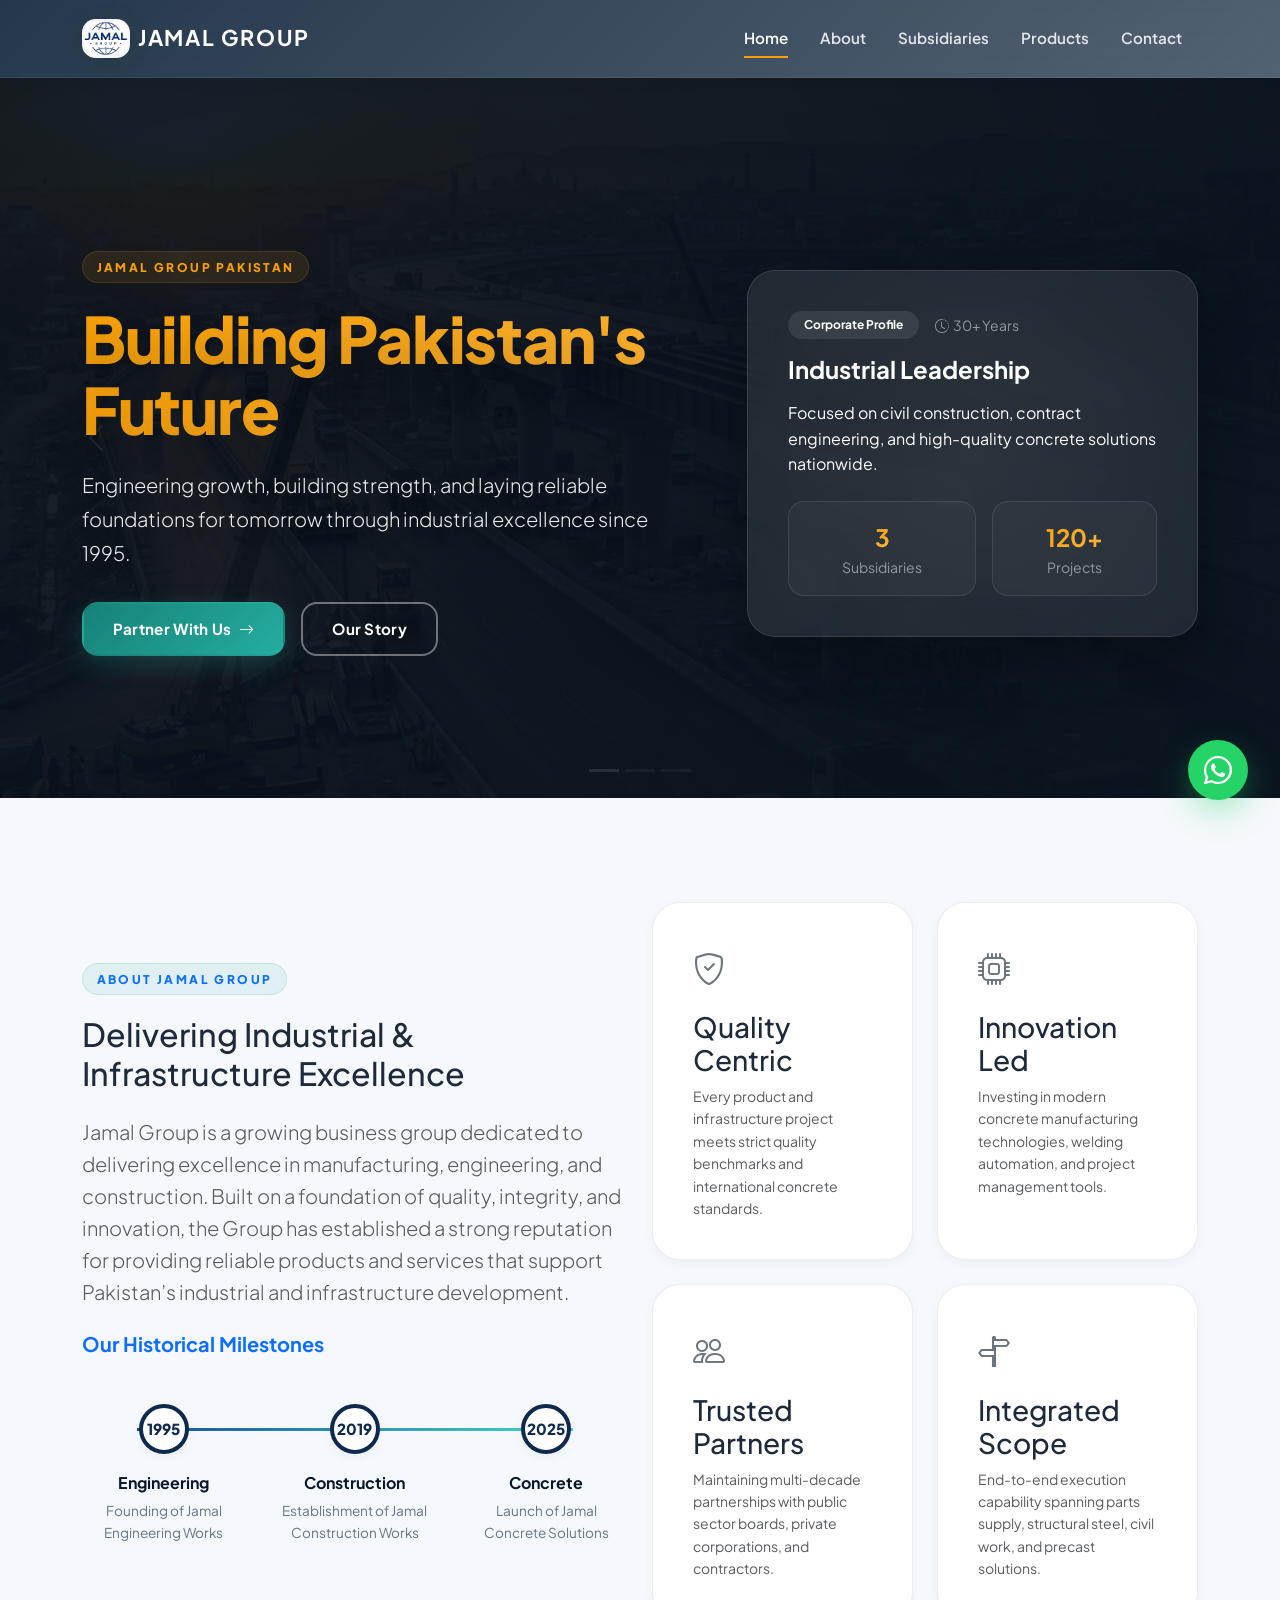
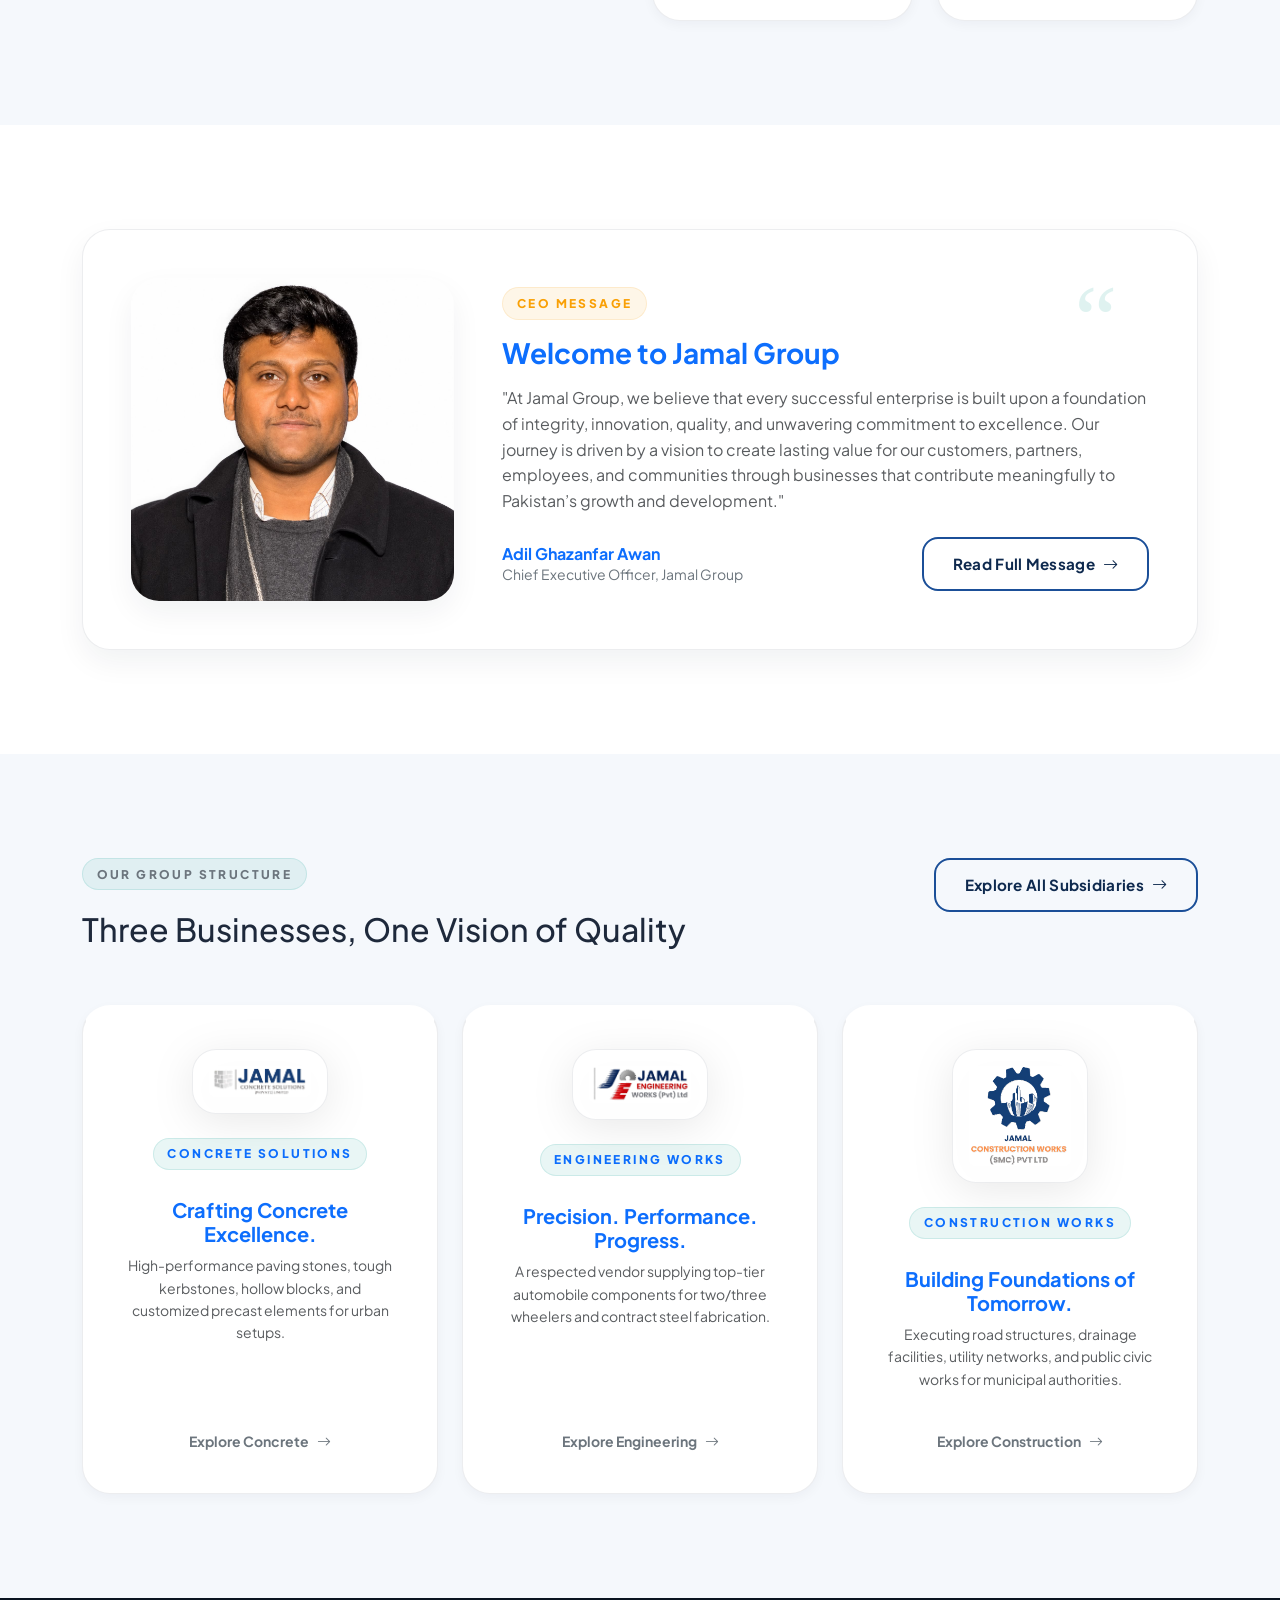
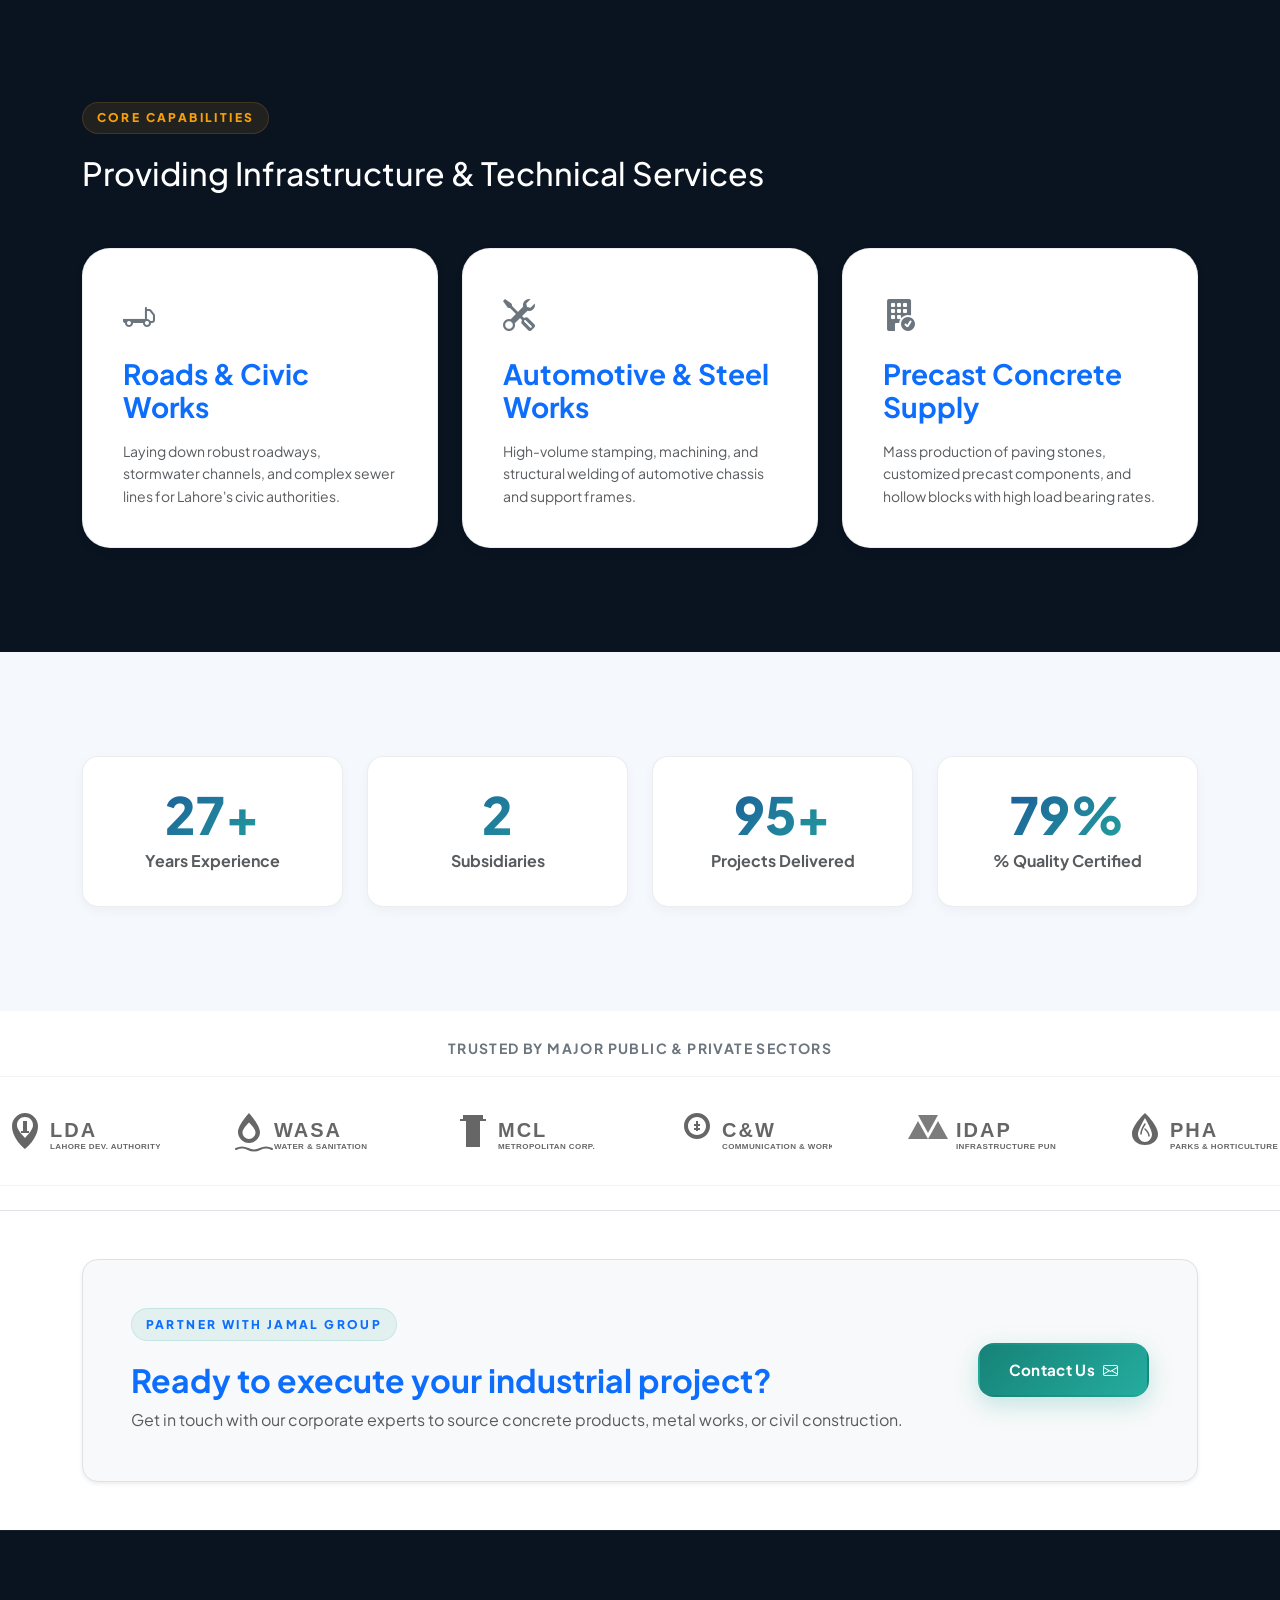
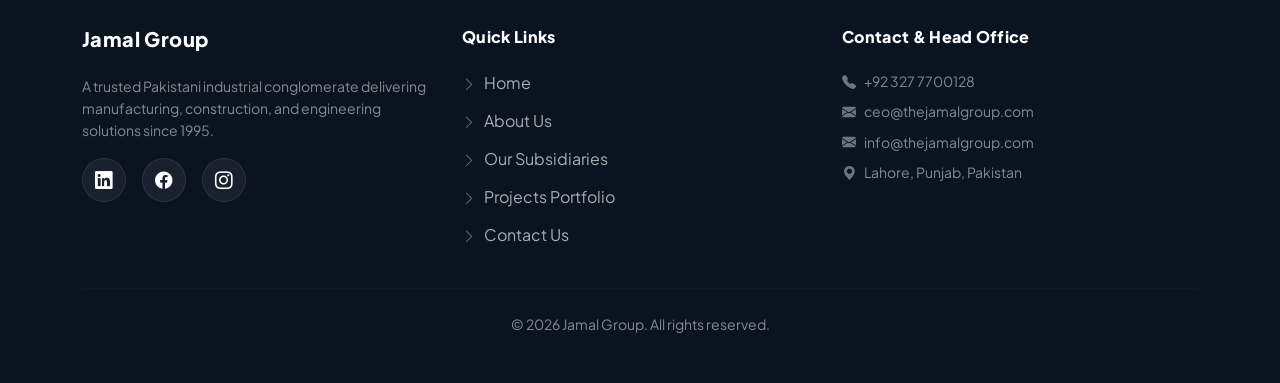
<file: index.html>
<!DOCTYPE html>
<html lang="en">
<head>
  <meta charset="UTF-8" />
  <meta name="viewport" content="width=device-width, initial-scale=1.0" />
  <title>Jamal Group | Building Pakistan's Future</title>
  <link rel="icon" href="assets/main_logo_whitebg.png" type="image/x-icon" />
  <meta name="description" content="Jamal Group is a diversified industrial group in Pakistan delivering construction, engineering, and concrete manufacturing excellence." />
  <link rel="preconnect" href="https://fonts.googleapis.com" />
  <link rel="preconnect" href="https://fonts.gstatic.com" crossorigin />
  <link rel="stylesheet" href="https://cdn.jsdelivr.net/npm/bootstrap@5.3.3/dist/css/bootstrap.min.css" />
  <link rel="stylesheet" href="https://cdn.jsdelivr.net/npm/bootstrap-icons@1.10.5/font/bootstrap-icons.css" />
  <link rel="stylesheet" href="css/style.css" />
</head>
<body>
  <button class="back-to-top" aria-label="Back to top"><i class="bi bi-arrow-up-short"></i></button>

  <header class="navbar navbar-expand-lg navbar-dark sticky-top nav-main">
    <div class="container">
      <a class="navbar-brand fw-bold d-flex align-items-center gap-2" href="index.html">
        <img src="assets/main_logo_whitebg.png" alt="Jamal Group logo" class="brand-logo" />
        JAMAL GROUP
      </a>
      <button class="navbar-toggler" type="button" data-bs-toggle="collapse" data-bs-target="#navMenu" aria-controls="navMenu" aria-expanded="false" aria-label="Toggle navigation">
        <span class="navbar-toggler-icon"></span>
      </button>
      <div class="collapse navbar-collapse" id="navMenu">
        <ul class="navbar-nav ms-auto align-items-lg-center">
          <li class="nav-item"><a class="nav-link active" href="index.html">Home</a></li>
          <li class="nav-item"><a class="nav-link" href="about.html">About</a></li>
          <li class="nav-item dropdown">
            <a class="nav-link dropdown-hover" href="subsidiaries.html" role="button" data-bs-toggle="dropdown" aria-expanded="false">
              Subsidiaries
            </a>
            <ul class="dropdown-menu">
              <li><a class="dropdown-item" href="subsidiaries.html">All subsidiaries</a></li>
              <li><a class="dropdown-item" href="concrete.html">Jamal Concrete Solutions</a></li>
              <li><a class="dropdown-item" href="engineering.html">Jamal Engineering Works</a></li>
              <li><a class="dropdown-item" href="construction.html">Jamal Construction Works</a></li>
            </ul>
          </li>
          <li class="nav-item"><a class="nav-link" href="products.html">Products</a></li>
          <li class="nav-item"><a class="nav-link" href="contact.html">Contact</a></li>
        </ul>
      </div>
    </div>
  </header>

  <main>
    <!-- Hero Slider Section -->
    <section class="hero overflow-hidden">
      <div id="heroCarousel" class="carousel carousel-fade hero-carousel" data-bs-ride="carousel" data-bs-interval="5000">
        <div class="carousel-indicators">
          <button type="button" data-bs-target="#heroCarousel" data-bs-slide-to="0" class="active" aria-current="true"></button>
          <button type="button" data-bs-target="#heroCarousel" data-bs-slide-to="1"></button>
          <button type="button" data-bs-target="#heroCarousel" data-bs-slide-to="2"></button>
        </div>
        <div class="carousel-inner">
          <div class="carousel-item active" style="background-image: url('assets/hero-slide-1.png');"></div>
          <div class="carousel-item" style="background-image: url('assets/hero-slide-2.png');"></div>
          <div class="carousel-item" style="background-image: url('assets/hero-slide-3.png');"></div>
        </div>
        <button class="carousel-control-prev" type="button" data-bs-target="#heroCarousel" data-bs-slide="prev">
          <span class="carousel-control-prev-icon" aria-hidden="true"></span>
        </button>
        <button class="carousel-control-next" type="button" data-bs-target="#heroCarousel" data-bs-slide="next">
          <span class="carousel-control-next-icon" aria-hidden="true"></span>
        </button>
      </div>
      <div class="hero-overlay"></div>
      <div class="container">
        <div class="row align-items-center gy-5">
          <div class="col-lg-7">
            <span class="eyebrow eyebrow-accent">Jamal Group Pakistan</span>
            <h1 class="text-white text-gradient-accent">Building Pakistan's Future</h1>
            <p class="lead">Engineering growth, building strength, and laying reliable foundations for tomorrow through industrial excellence since 1995.</p>
            <div class="d-flex flex-wrap gap-3 mt-4">
              <a href="contact.html" class="btn btn-primary btn-lg">Partner With Us <i class="bi bi-arrow-right"></i></a>
              <a href="about.html" class="btn btn-outline-light btn-lg">Our Story</a>
            </div>
          </div>
          <div class="col-lg-5">
            <div class="hero-card-glass">
              <div class="d-flex align-items-center gap-3 mb-3">
                <span class="badge bg-secondary bg-opacity-25 text-white py-2 px-3 rounded-pill">Corporate Profile</span>
                <span class="text-white-50 small"><i class="bi bi-clock-history me-1"></i>30+ Years</span>
              </div>
              <h2 class="h4 fw-bold mb-3">Industrial Leadership</h2>
              <p class="text-white-75 mb-4">Focused on civil construction, contract engineering, and high-quality concrete solutions nationwide.</p>
              <div class="d-flex gap-3 flex-wrap">
                <div class="stat-box border border-white border-opacity-10 rounded-4 p-3 text-center flex-grow-1" style="background: rgba(255,255,255,0.03);">
                  <strong class="fs-4 text-gradient-accent">3</strong>
                  <p class="mb-0 small text-white-50">Subsidiaries</p>
                </div>
                <div class="stat-box border border-white border-opacity-10 rounded-4 p-3 text-center flex-grow-1" style="background: rgba(255,255,255,0.03);">
                  <strong class="fs-4 text-gradient-accent">120+</strong>
                  <p class="mb-0 small text-white-50">Projects</p>
                </div>
              </div>
            </div>
          </div>
        </div>
      </div>
    </section>

    <!-- About Overview & Timeline Section -->
    <section class="section section-light" id="about-overview">
      <div class="container">
        <div class="row align-items-center gy-5">
          <div class="col-lg-6 reveal">
            <span class="eyebrow text-primary">About Jamal Group</span>
            <h2 class="mb-4">Delivering Industrial &amp; Infrastructure Excellence</h2>
            <p class="lead text-muted mb-4">Jamal Group is a growing business group dedicated to delivering excellence in manufacturing, engineering, and construction. Built on a foundation of quality, integrity, and innovation, the Group has established a strong reputation for providing reliable products and services that support Pakistan’s industrial and infrastructure development.</p>
            
            <h3 class="h5 fw-bold text-primary mb-3">Our Historical Milestones</h3>
            <!-- Shorter node timeline form -->
            <div class="node-timeline">
              <div class="node-item">
                <div class="node-circle">1995</div>
                <div class="node-title">Engineering</div>
                <div class="node-desc">Founding of Jamal Engineering Works</div>
              </div>
              <div class="node-item">
                <div class="node-circle">2019</div>
                <div class="node-title">Construction</div>
                <div class="node-desc">Establishment of Jamal Construction Works</div>
              </div>
              <div class="node-item">
                <div class="node-circle">2025</div>
                <div class="node-title">Concrete</div>
                <div class="node-desc">Launch of Jamal Concrete Solutions</div>
              </div>
            </div>
          </div>
          
          <div class="col-lg-6 reveal">
            <div class="row g-4">
              <div class="col-md-6">
                <article class="feature-card h-100">
                  <div class="fs-2 text-secondary mb-3"><i class="bi bi-shield-check"></i></div>
                  <h3>Quality Centric</h3>
                  <p class="small text-muted mb-0">Every product and infrastructure project meets strict quality benchmarks and international concrete standards.</p>
                </article>
              </div>
              <div class="col-md-6">
                <article class="feature-card h-100">
                  <div class="fs-2 text-secondary mb-3"><i class="bi bi-cpu"></i></div>
                  <h3>Innovation Led</h3>
                  <p class="small text-muted mb-0">Investing in modern concrete manufacturing technologies, welding automation, and project management tools.</p>
                </article>
              </div>
              <div class="col-md-6">
                <article class="feature-card h-100">
                  <div class="fs-2 text-secondary mb-3"><i class="bi bi-people"></i></div>
                  <h3>Trusted Partners</h3>
                  <p class="small text-muted mb-0">Maintaining multi-decade partnerships with public sector boards, private corporations, and contractors.</p>
                </article>
              </div>
              <div class="col-md-6">
                <article class="feature-card h-100">
                  <div class="fs-2 text-secondary mb-3"><i class="bi bi-signpost-split"></i></div>
                  <h3>Integrated Scope</h3>
                  <p class="small text-muted mb-0">End-to-end execution capability spanning parts supply, structural steel, civil work, and precast solutions.</p>
                </article>
              </div>
            </div>
          </div>
        </div>
      </div>
    </section>

    <!-- Message from the CEO Preview -->
    <section class="section section-white">
      <div class="container">
        <div class="ceo-card-horizontal reveal">
          <div class="ceo-image-wrapper">
            <img src="assets/ceo.jpeg" alt="Adil Ghazanfar Awan" class="ceo-image" />
          </div>
          <div class="position-relative">
            <div class="ceo-quote-mark">“</div>
            <span class="eyebrow eyebrow-accent mb-3">CEO Message</span>
            <h2 class="h3 fw-bold text-primary mb-3">Welcome to Jamal Group</h2>
            <p class="text-muted italic mb-4">"At Jamal Group, we believe that every successful enterprise is built upon a foundation of integrity, innovation, quality, and unwavering commitment to excellence. Our journey is driven by a vision to create lasting value for our customers, partners, employees, and communities through businesses that contribute meaningfully to Pakistan’s growth and development."</p>
            <div class="d-flex align-items-center justify-content-between flex-wrap gap-3">
              <div>
                <h4 class="h6 fw-bold mb-0 text-primary">Adil Ghazanfar Awan</h4>
                <p class="small text-secondary mb-0">Chief Executive Officer, Jamal Group</p>
              </div>
              <a href="about.html#ceo-message" class="btn btn-outline-primary btn-sm">Read Full Message <i class="bi bi-arrow-right"></i></a>
            </div>
          </div>
        </div>
      </div>
    </section>

    <!-- Subsidiaries Section -->
    <section class="section section-light" id="subsidiaries">
      <div class="container">
        <div class="d-flex flex-column flex-md-row align-items-start justify-content-between gap-3 mb-5">
          <div>
            <span class="eyebrow text-secondary">Our Group Structure</span>
            <h2>Three Businesses, One Vision of Quality</h2>
          </div>
          <a href="subsidiaries.html" class="btn btn-outline-primary">Explore All Subsidiaries <i class="bi bi-arrow-right"></i></a>
        </div>
        <div class="row g-4">
          <div class="col-lg-4 reveal">
            <a href="concrete.html" class="card-subsidiary">
              <div class="card-body p-0 d-flex flex-column align-items-center">
                <img src="assets/concrete_logo_whitebg.png" alt="Jamal Concrete Solutions logo" class="company-logo" />
                <span class="eyebrow text-primary">Concrete Solutions</span>
                <h3 class="h5 mt-2 fw-bold text-primary">Crafting Concrete Excellence.</h3>
                <p class="small text-muted">High-performance paving stones, tough kerbstones, hollow blocks, and customized precast elements for urban setups.</p>
              </div>
              <div class="mt-4 text-secondary fw-bold small d-flex align-items-center gap-2">
                Explore Concrete <i class="bi bi-arrow-right"></i>
              </div>
            </a>
          </div>
          <div class="col-lg-4 reveal">
            <a href="engineering.html" class="card-subsidiary">
              <div class="card-body p-0 d-flex flex-column align-items-center">
                <img src="assets/eng_logo_whitebg.png" alt="Jamal Engineering Works logo" class="company-logo" />
                <span class="eyebrow text-primary">Engineering Works</span>
                <h3 class="h5 mt-2 fw-bold text-primary">Precision. Performance. Progress.</h3>
                <p class="small text-muted">A respected vendor supplying top-tier automobile components for two/three wheelers and contract steel fabrication.</p>
              </div>
              <div class="mt-4 text-secondary fw-bold small d-flex align-items-center gap-2">
                Explore Engineering <i class="bi bi-arrow-right"></i>
              </div>
            </a>
          </div>
          <div class="col-lg-4 reveal">
            <a href="construction.html" class="card-subsidiary">
              <div class="card-body p-0 d-flex flex-column align-items-center">
                <img src="assets/const_logo_whitebg.png" alt="Jamal Construction Works logo" class="company-logo" />
                <span class="eyebrow text-primary">Construction Works</span>
                <h3 class="h5 mt-2 fw-bold text-primary">Building Foundations of Tomorrow.</h3>
                <p class="small text-muted">Executing road structures, drainage facilities, utility networks, and public civic works for municipal authorities.</p>
              </div>
              <div class="mt-4 text-secondary fw-bold small d-flex align-items-center gap-2">
                Explore Construction <i class="bi bi-arrow-right"></i>
              </div>
            </a>
          </div>
        </div>
      </div>
    </section>

    <!-- Core Services Highlight -->
    <section class="section section-dark" id="services-overview">
      <div class="container">
        <div class="row align-items-end mb-5">
          <div class="col-lg-8">
            <span class="eyebrow eyebrow-accent">Core Capabilities</span>
            <h2 class="text-white">Providing Infrastructure &amp; Technical Services</h2>
          </div>
        </div>
        <div class="row g-4">
          <div class="col-md-4 reveal">
            <article class="service-card text-dark h-100">
              <i class="bi bi-truck-flatbed text-secondary fs-2 mb-3 d-block"></i>
              <h3 class="fw-bold mb-3 text-primary">Roads &amp; Civic Works</h3>
              <p class="text-muted small mb-0">Laying down robust roadways, stormwater channels, and complex sewer lines for Lahore's civic authorities.</p>
            </article>
          </div>
          <div class="col-md-4 reveal">
            <article class="service-card text-dark h-100">
              <i class="bi bi-tools text-secondary fs-2 mb-3 d-block"></i>
              <h3 class="fw-bold mb-3 text-primary">Automotive &amp; Steel Works</h3>
              <p class="text-muted small mb-0">High-volume stamping, machining, and structural welding of automotive chassis and support frames.</p>
            </article>
          </div>
          <div class="col-md-4 reveal">
            <article class="service-card text-dark h-100">
              <i class="bi bi-building-fill-check text-secondary fs-2 mb-3 d-block"></i>
              <h3 class="fw-bold mb-3 text-primary">Precast Concrete Supply</h3>
              <p class="text-muted small mb-0">Mass production of paving stones, customized precast components, and hollow blocks with high load bearing rates.</p>
            </article>
          </div>
        </div>
      </div>
    </section>

    <!-- Animated Counter Section -->
    <section class="section section-light">
      <div class="container">
        <div class="row g-4 text-center">
          <div class="col-md-3 col-6">
            <div class="counter-box reveal">
              <div class="counter-value" data-counter="35">0</div>
              <p class="mt-2 mb-0 text-muted fw-bold">Years Experience</p>
            </div>
          </div>
          <div class="col-md-3 col-6">
            <div class="counter-box reveal">
              <div class="counter-value" data-counter="3">0</div>
              <p class="mt-2 mb-0 text-muted fw-bold">Subsidiaries</p>
            </div>
          </div>
          <div class="col-md-3 col-6">
            <div class="counter-box reveal">
              <div class="counter-value" data-counter="120">0</div>
              <p class="mt-2 mb-0 text-muted fw-bold">Projects Delivered</p>
            </div>
          </div>
          <div class="col-md-3 col-6">
            <div class="counter-box reveal">
              <div class="counter-value" data-counter="100">0</div>
              <p class="mt-2 mb-0 text-muted fw-bold">% Quality Certified</p>
            </div>
          </div>
        </div>
      </div>
    </section>


    <!-- Client Logo Carousel -->
    <section class="py-4 bg-white border-bottom">
      <div class="container-fluid px-0">
        <div class="text-center mb-3">
          <span class="small fw-bold text-uppercase text-secondary tracking-wider" style="letter-spacing: 0.1em;">Trusted by Major Public &amp; Private Sectors</span>
        </div>
        <div class="logo-marquee-wrap">
          <div class="logo-marquee">
            <div class="logo-item"><img src="assets/lda_logo.svg" alt="LDA Logo" /></div>
            <div class="logo-item"><img src="assets/wasa_logo.svg" alt="WASA Logo" /></div>
            <div class="logo-item"><img src="assets/mcl_logo.svg" alt="MCL Logo" /></div>
            <div class="logo-item"><img src="assets/cw_logo.svg" alt="C&amp;W Logo" /></div>
            <div class="logo-item"><img src="assets/idap_logo.svg" alt="IDAP Logo" /></div>
            <div class="logo-item"><img src="assets/pha_logo.svg" alt="PHA Logo" /></div>
            <!-- Duplicate for infinite scroll -->
            <div class="logo-item"><img src="assets/lda_logo.svg" alt="LDA Logo" /></div>
            <div class="logo-item"><img src="assets/wasa_logo.svg" alt="WASA Logo" /></div>
            <div class="logo-item"><img src="assets/mcl_logo.svg" alt="MCL Logo" /></div>
            <div class="logo-item"><img src="assets/cw_logo.svg" alt="C&amp;W Logo" /></div>
            <div class="logo-item"><img src="assets/idap_logo.svg" alt="IDAP Logo" /></div>
            <div class="logo-item"><img src="assets/pha_logo.svg" alt="PHA Logo" /></div>
          </div>
        </div>
      </div>
    </section>

    <!-- Footer CTA Section -->
    <section class="section section-white py-5">
      <div class="container">
        <div class="d-flex flex-column flex-md-row align-items-center justify-content-between gap-4 p-5 bg-light border rounded-4 shadow-sm reveal">
          <div>
            <span class="eyebrow text-primary">Partner With Jamal Group</span>
            <h2 class="mb-2 fw-bold text-primary">Ready to execute your industrial project?</h2>
            <p class="mb-0 text-muted">Get in touch with our corporate experts to source concrete products, metal works, or civil construction.</p>
          </div>
          <a href="contact.html" class="btn btn-primary btn-lg">Contact Us <i class="bi bi-envelope"></i></a>
        </div>
      </div>
    </section>
  </main>

  <footer class="site-footer">
    <div class="container">
      <div class="row gy-4">
        <div class="col-lg-4">
          <h3 class="h5">Jamal Group</h3>
          <p class="text-white-50 small mb-3">A trusted Pakistani industrial conglomerate delivering manufacturing, construction, and engineering solutions since 1995.</p>
          <div class="social-icons">
            <a href="#" aria-label="LinkedIn"><i class="bi bi-linkedin"></i></a>
            <a href="#" aria-label="Facebook"><i class="bi bi-facebook"></i></a>
            <a href="#" aria-label="Instagram"><i class="bi bi-instagram"></i></a>
          </div>
        </div>
        <div class="col-lg-4 col-md-6">
          <h4 class="h6">Quick Links</h4>
          <ul class="list-unstyled footer-links">
            <li><a href="index.html"><i class="bi bi-chevron-right text-secondary small"></i> Home</a></li>
            <li><a href="about.html"><i class="bi bi-chevron-right text-secondary small"></i> About Us</a></li>
            <li><a href="subsidiaries.html"><i class="bi bi-chevron-right text-secondary small"></i> Our Subsidiaries</a></li>
            <li><a href="projects.html"><i class="bi bi-chevron-right text-secondary small"></i> Projects Portfolio</a></li>
            <li><a href="contact.html"><i class="bi bi-chevron-right text-secondary small"></i> Contact Us</a></li>
          </ul>
        </div>
        <div class="col-lg-4 col-md-6">
          <h4 class="h6">Contact &amp; Head Office</h4>
          <p class="mb-2 text-white-50 small"><i class="bi bi-telephone-fill text-secondary me-2"></i>+92 327 7700128</p>
          <p class="mb-2 text-white-50 small"><i class="bi bi-envelope-fill text-secondary me-2"></i>ceo@thejamalgroup.com</p>
          <p class="mb-2 text-white-50 small"><i class="bi bi-envelope-fill text-secondary me-2"></i>info@thejamalgroup.com</p>
          <p class="mb-0 text-white-50 small"><i class="bi bi-geo-alt-fill text-secondary me-2"></i>Lahore, Punjab, Pakistan</p>
        </div>
      </div>
      <hr class="border-secondary border-opacity-25 my-4" />
      <div class="text-center text-white-50 small">
        © 2026 Jamal Group. All rights reserved.
      </div>
    </div>
  </footer>

  <a href="https://wa.me/923277700128?text=Hello%20Jamal%20Group%2C%20I%20would%20like%20to%20chat%20about%20your%20services." class="whatsapp-chat" target="_blank" rel="noopener noreferrer" aria-label="Chat on WhatsApp">
    <i class="bi bi-whatsapp fs-3"></i>
  </a>
  <script src="https://cdn.jsdelivr.net/npm/bootstrap@5.3.3/dist/js/bootstrap.bundle.min.js"></script>
  <script src="js/main.js"></script>
</body>
</html>
</file>
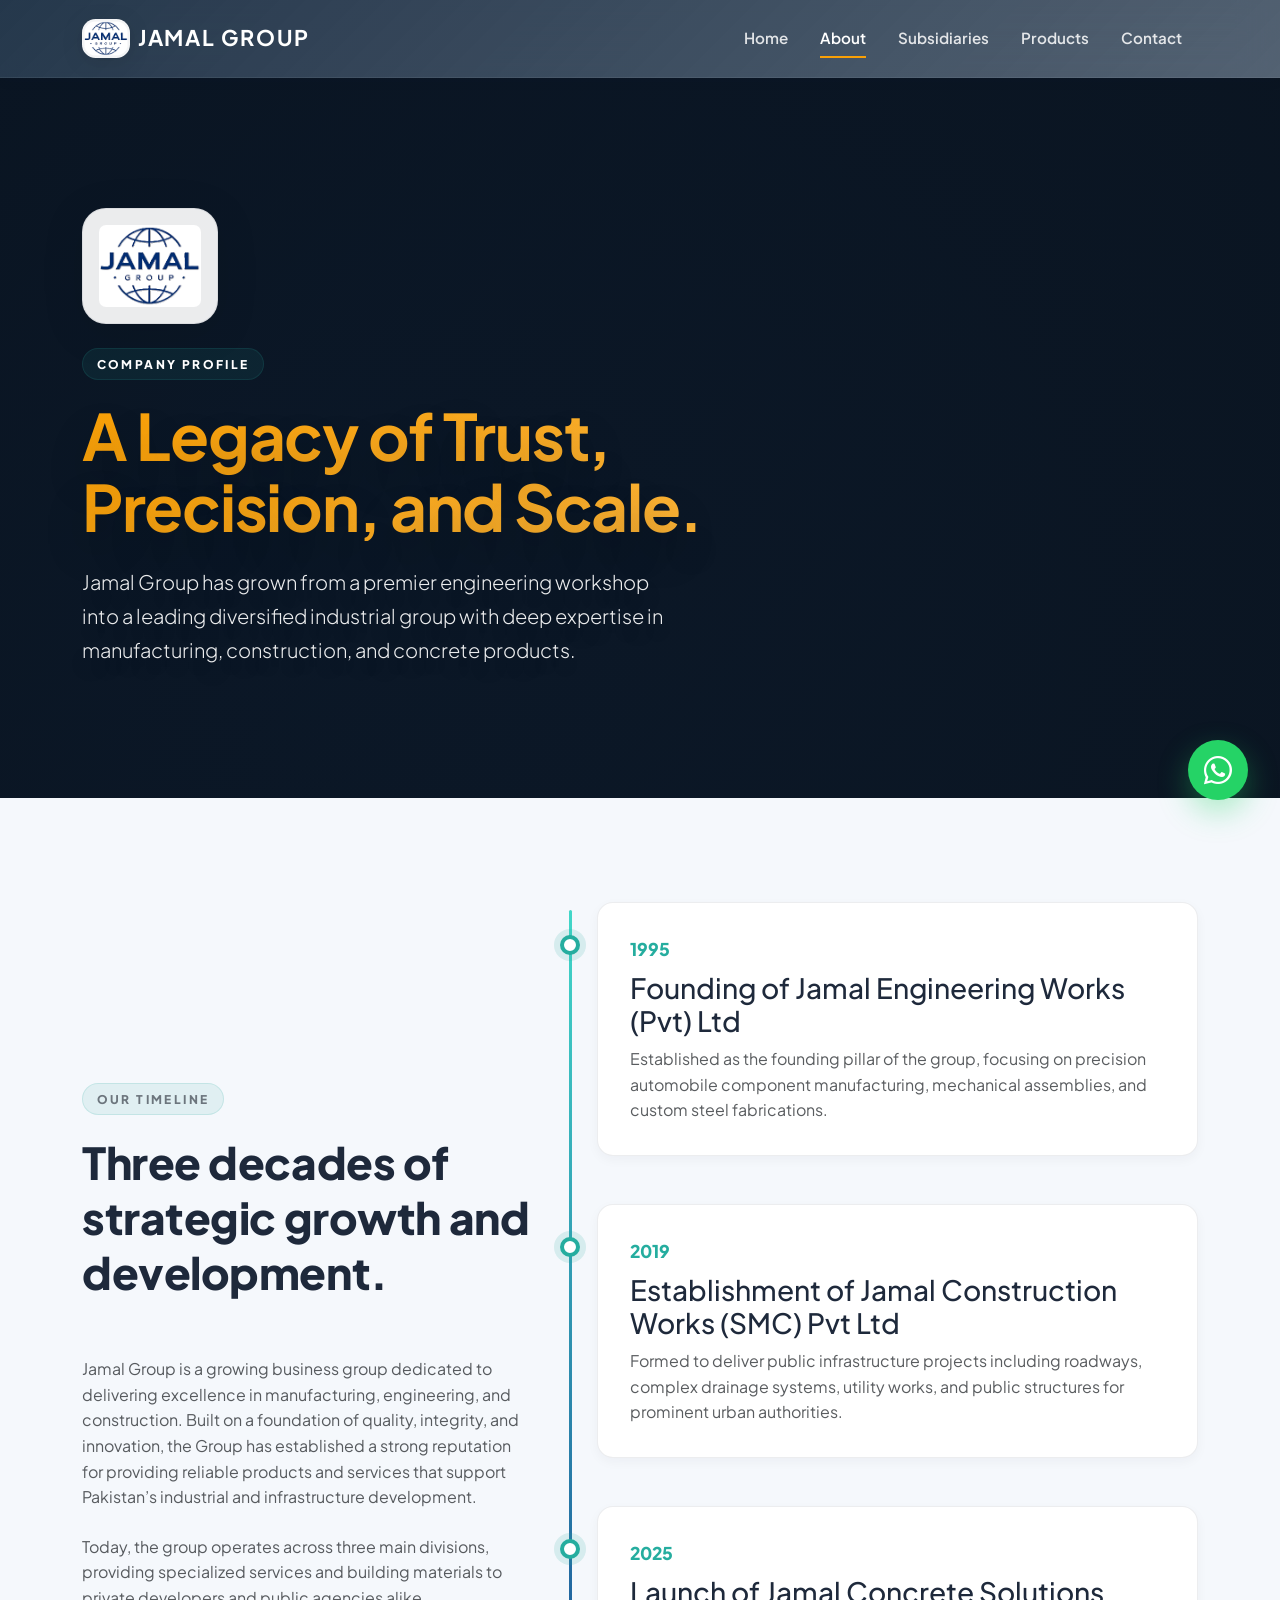
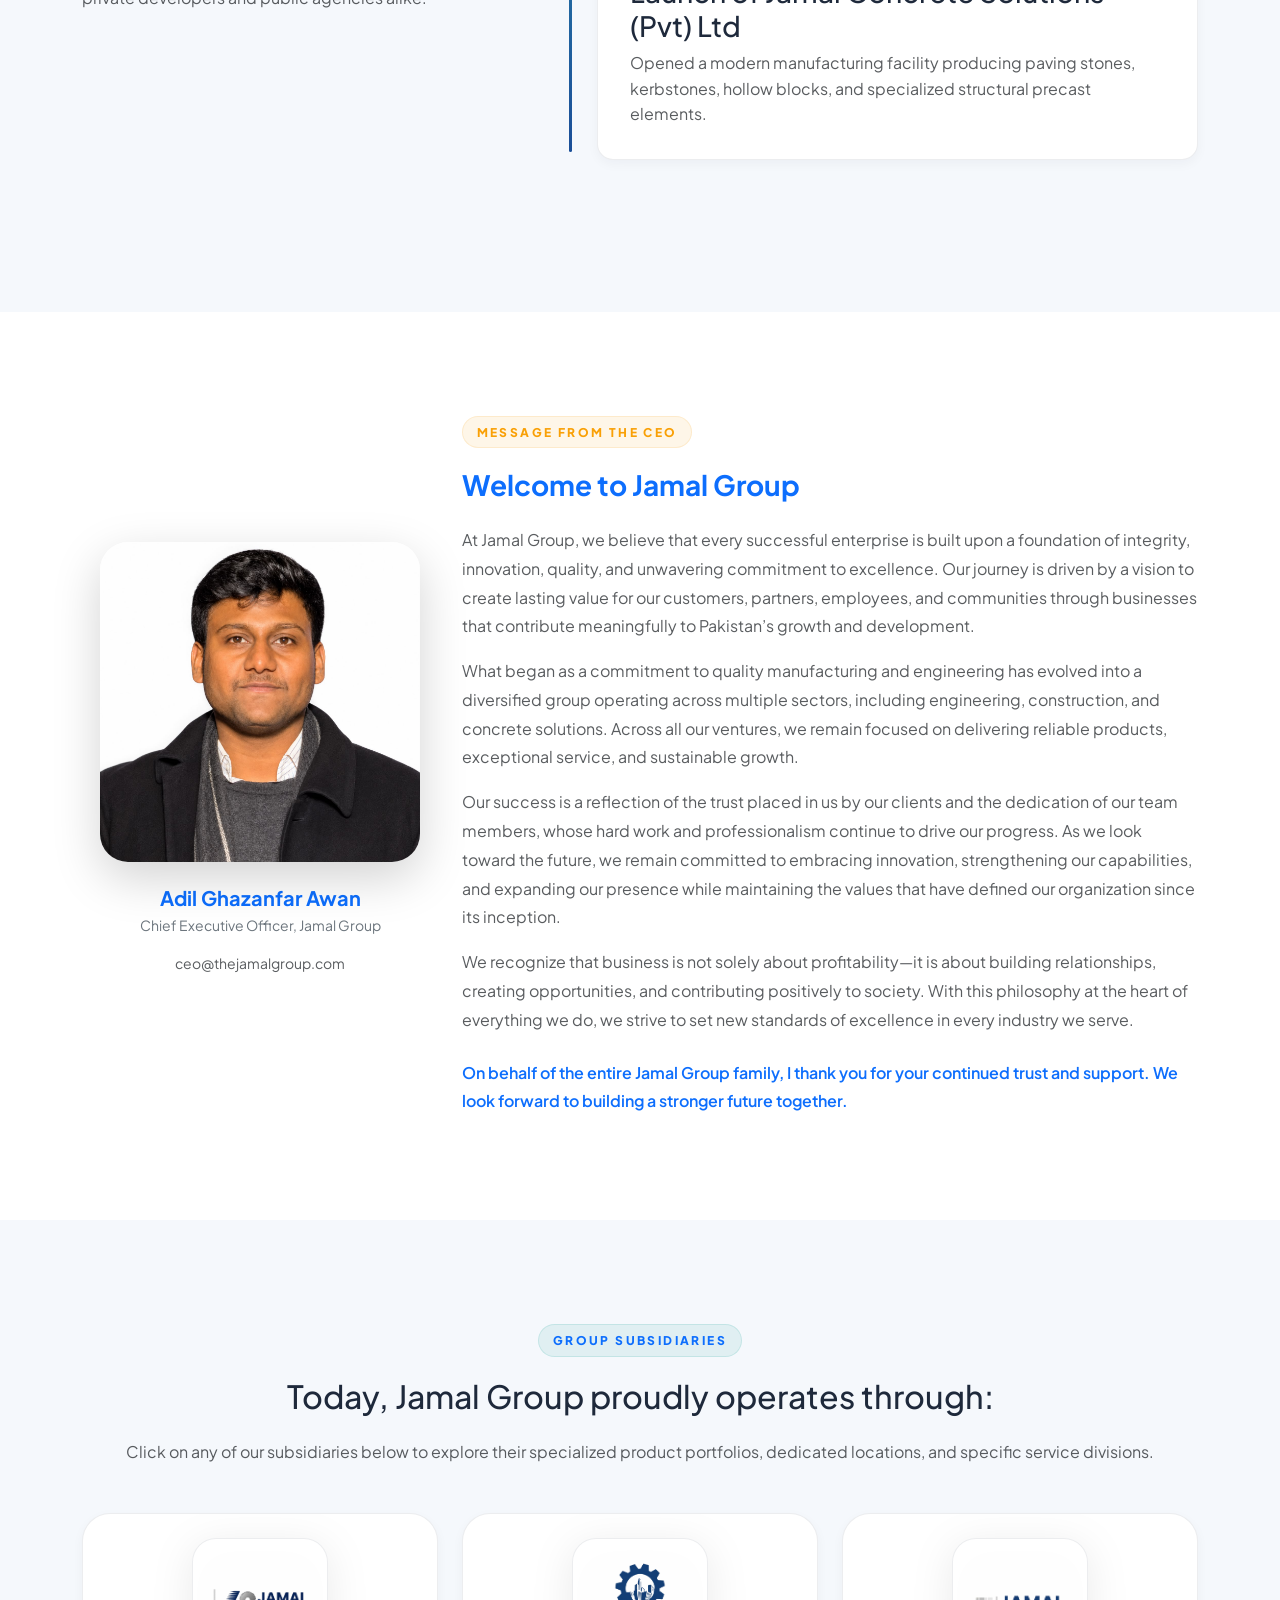
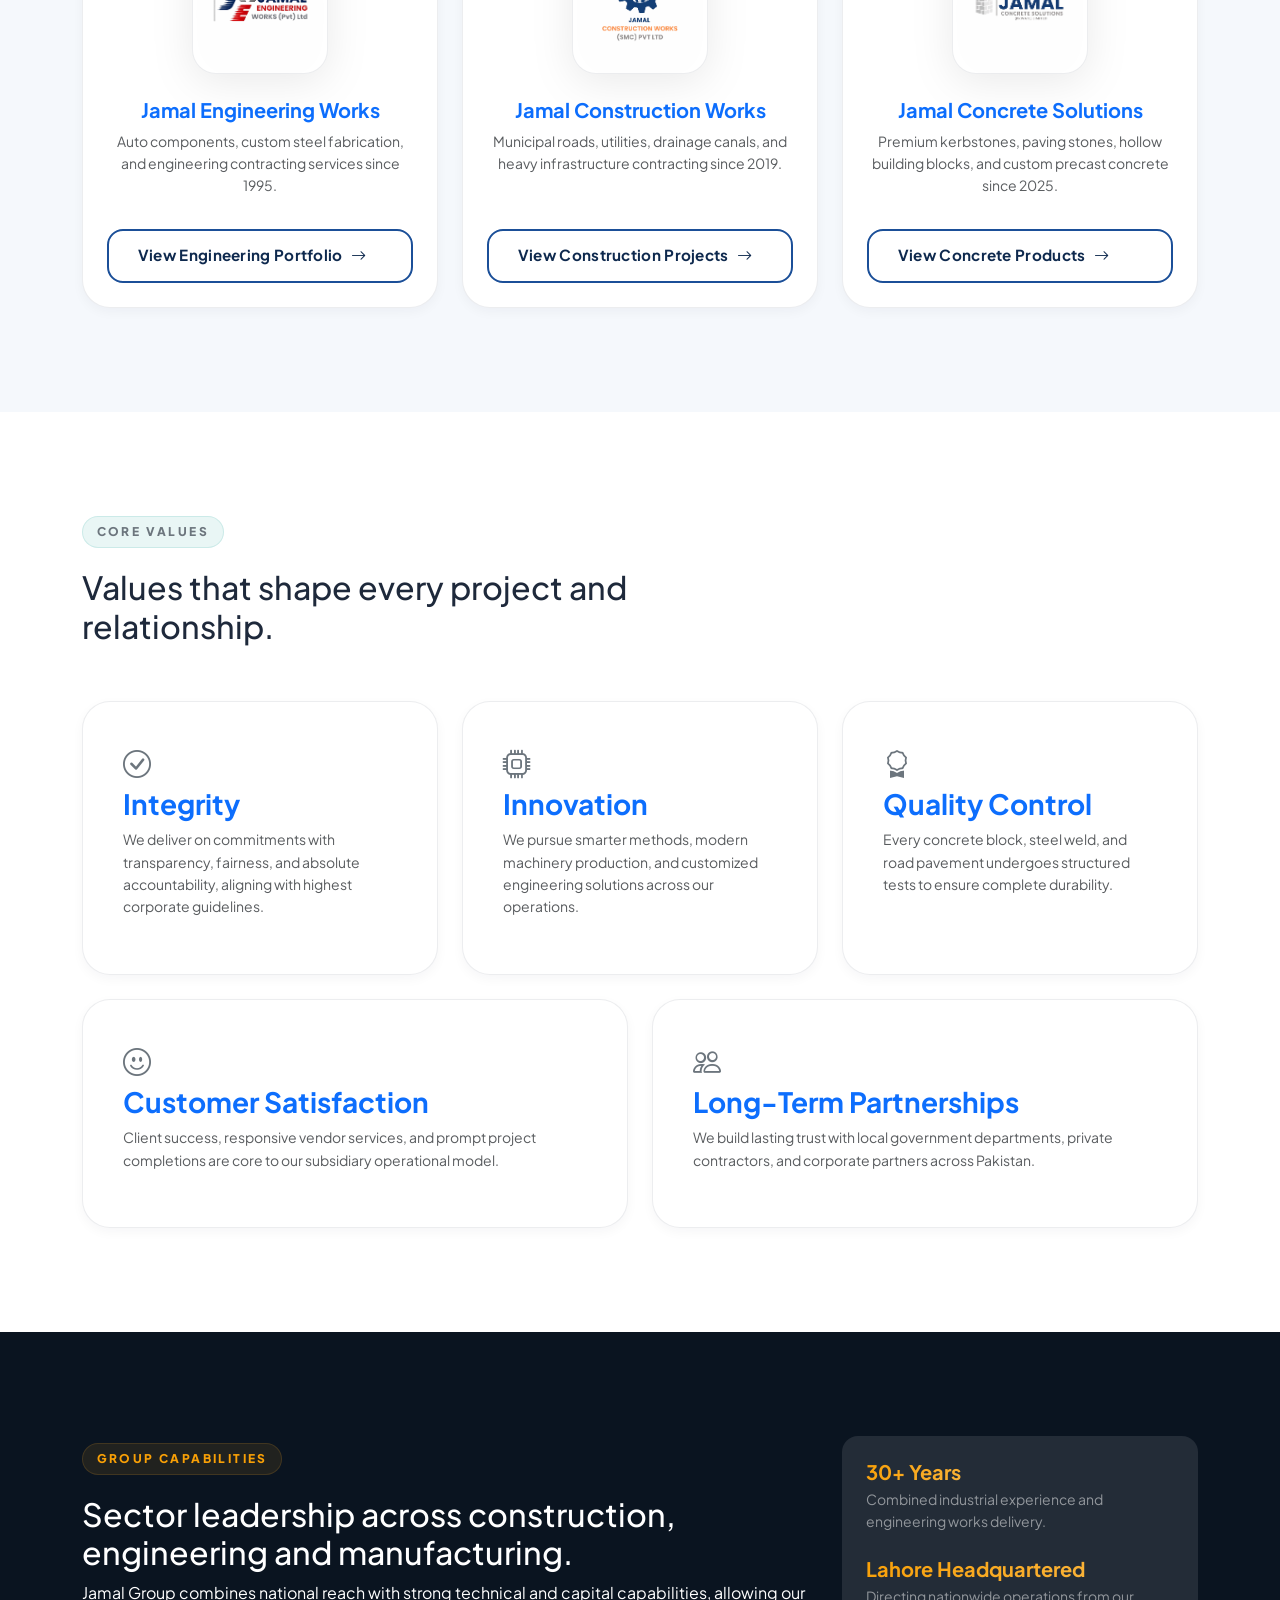
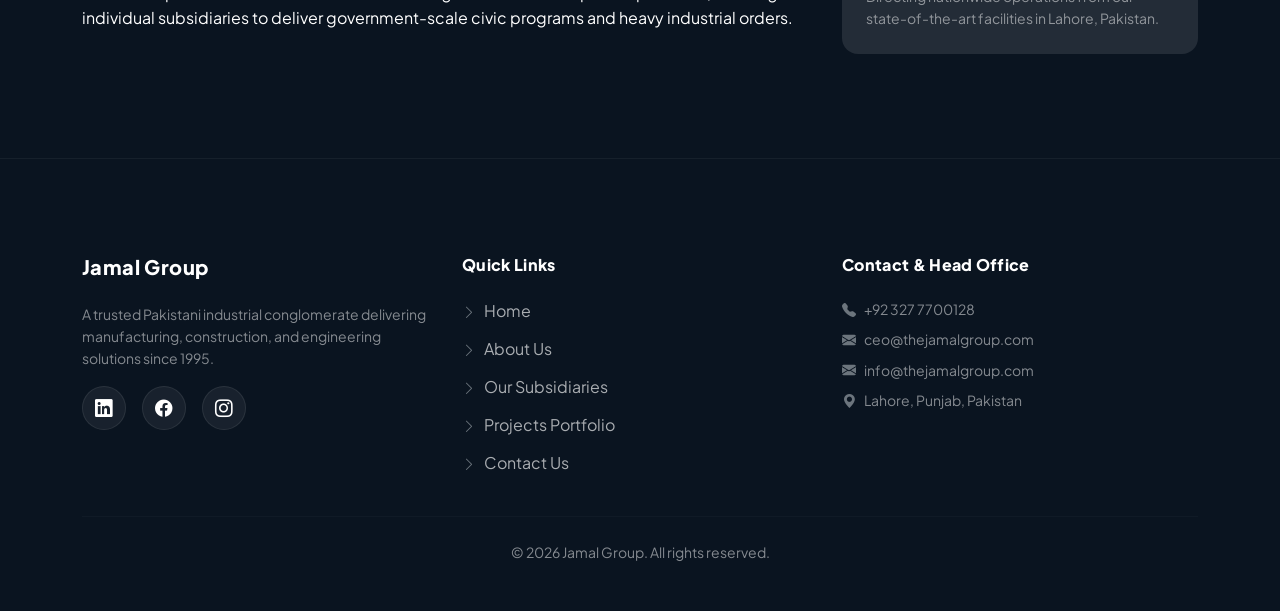
<file: about.html>
<!DOCTYPE html>
<html lang="en">
<head>
  <meta charset="UTF-8" />
  <meta name="viewport" content="width=device-width, initial-scale=1.0" />
  <title>About Jamal Group | Corporate History &amp; Values</title>
  <link rel="icon" href="assets/main_logo_whitebg.png" type="image/x-icon" />
  <meta name="description" content="Discover Jamal Group's history, vision, mission, and values as a leading Pakistani industrial group." />
  <link rel="preconnect" href="https://fonts.googleapis.com" />
  <link rel="preconnect" href="https://fonts.gstatic.com" crossorigin />
  <link rel="stylesheet" href="https://cdn.jsdelivr.net/npm/bootstrap@5.3.3/dist/css/bootstrap.min.css" />
  <link rel="stylesheet" href="https://cdn.jsdelivr.net/npm/bootstrap-icons@1.10.5/font/bootstrap-icons.css" />
  <link rel="stylesheet" href="css/style.css" />
</head>
<body>
  <button class="back-to-top" aria-label="Back to top"><i class="bi bi-arrow-up-short"></i></button>

  <header class="navbar navbar-expand-lg navbar-dark sticky-top nav-main">
    <div class="container">
      <a class="navbar-brand fw-bold d-flex align-items-center gap-2" href="index.html">
        <img src="assets/main_logo_whitebg.png" alt="Jamal Group logo" class="brand-logo" />
        JAMAL GROUP
      </a>
      <button class="navbar-toggler" type="button" data-bs-toggle="collapse" data-bs-target="#navMenu" aria-controls="navMenu" aria-expanded="false" aria-label="Toggle navigation">
        <span class="navbar-toggler-icon"></span>
      </button>
      <div class="collapse navbar-collapse" id="navMenu">
        <ul class="navbar-nav ms-auto align-items-lg-center">
          <li class="nav-item"><a class="nav-link" href="index.html">Home</a></li>
          <li class="nav-item"><a class="nav-link active" href="about.html">About</a></li>
          <li class="nav-item dropdown">
            <a class="nav-link dropdown-hover" href="subsidiaries.html" role="button" data-bs-toggle="dropdown" aria-expanded="false">
              Subsidiaries
            </a>
            <ul class="dropdown-menu">
              <li><a class="dropdown-item" href="subsidiaries.html">All subsidiaries</a></li>
              <li><a class="dropdown-item" href="concrete.html">Jamal Concrete Solutions</a></li>
              <li><a class="dropdown-item" href="engineering.html">Jamal Engineering Works</a></li>
              <li><a class="dropdown-item" href="construction.html">Jamal Construction Works</a></li>
            </ul>
          </li>
          <li class="nav-item"><a class="nav-link" href="products.html">Products</a></li>
          <li class="nav-item"><a class="nav-link" href="contact.html">Contact</a></li>
        </ul>
      </div>
    </div>
  </header>

  <main>
    <section class="hero hero-subtle text-dark overflow-hidden">
      <div class="hero-overlay"></div>
      <div class="container py-6">
        <div class="row align-items-center gy-4">
          <div class="col-lg-7">
            <img src="assets/main_logo_whitebg.png" alt="Jamal Group logo" class="company-logo" />
            <span class="eyebrow text-white">Company Profile</span>
            <h1 class="display-5 fw-bold text-white text-gradient-accent">A Legacy of Trust, Precision, and Scale.</h1>
            <p class="lead text-white-75">Jamal Group has grown from a premier engineering workshop into a leading diversified industrial group with deep expertise in manufacturing, construction, and concrete products.</p>
          </div>
        </div>
      </div>
    </section>

    <!-- Company Timeline Section -->
    <section class="section section-light">
      <div class="container">
        <div class="row gy-5 align-items-center">
          <div class="col-lg-5 reveal">
            <div class="section-title">
              <span class="eyebrow text-secondary">Our Timeline</span>
              <h2>Three decades of strategic growth and development.</h2>
            </div>
            <p class="text-muted mb-4">Jamal Group is a growing business group dedicated to delivering excellence in manufacturing, engineering, and construction. Built on a foundation of quality, integrity, and innovation, the Group has established a strong reputation for providing reliable products and services that support Pakistan’s industrial and infrastructure development.</p>
            <p class="text-muted">Today, the group operates across three main divisions, providing specialized services and building materials to private developers and public agencies alike.</p>
          </div>
          <div class="col-lg-7 reveal">
            <div class="timeline">
              <article class="timeline-card">
                <p class="date">1995</p>
                <h3>Founding of Jamal Engineering Works (Pvt) Ltd</h3>
                <p class="text-muted mb-0">Established as the founding pillar of the group, focusing on precision automobile component manufacturing, mechanical assemblies, and custom steel fabrications.</p>
              </article>
              <article class="timeline-card">
                <p class="date">2019</p>
                <h3>Establishment of Jamal Construction Works (SMC) Pvt Ltd</h3>
                <p class="text-muted mb-0">Formed to deliver public infrastructure projects including roadways, complex drainage systems, utility works, and public structures for prominent urban authorities.</p>
              </article>
              <article class="timeline-card">
                <p class="date">2025</p>
                <h3>Launch of Jamal Concrete Solutions (Pvt) Ltd</h3>
                <p class="text-muted mb-0">Opened a modern manufacturing facility producing paving stones, kerbstones, hollow blocks, and specialized structural precast elements.</p>
              </article>
            </div>
          </div>
        </div>
      </div>
    </section>

    <!-- Message from the CEO Section -->
    <section class="section section-white" id="ceo-message">
      <div class="container">
        <div class="row gy-5 align-items-center">
          <div class="col-lg-4 reveal text-center">
            <div class="ceo-image-wrapper mx-auto shadow-lg" style="max-width: 320px;">
              <img src="assets/ceo.jpeg" alt="Adil Ghazanfar Awan" class="ceo-image" />
            </div>
            <h3 class="h5 fw-bold text-primary mt-4 mb-1">Adil Ghazanfar Awan</h3>
            <p class="text-secondary small">Chief Executive Officer, Jamal Group</p>
            <p class="small text-muted"><a href="mailto:ceo@thejamalgroup.com">ceo@thejamalgroup.com</a></p>
          </div>
          <div class="col-lg-8 reveal">
            <span class="eyebrow eyebrow-accent">Message from the CEO</span>
            <h2 class="h3 fw-bold text-primary mb-4">Welcome to Jamal Group</h2>
            <div class="text-muted fs-6" style="line-height: 1.8;">
              <p class="mb-3">At Jamal Group, we believe that every successful enterprise is built upon a foundation of integrity, innovation, quality, and unwavering commitment to excellence. Our journey is driven by a vision to create lasting value for our customers, partners, employees, and communities through businesses that contribute meaningfully to Pakistan’s growth and development.</p>
              <p class="mb-3">What began as a commitment to quality manufacturing and engineering has evolved into a diversified group operating across multiple sectors, including engineering, construction, and concrete solutions. Across all our ventures, we remain focused on delivering reliable products, exceptional service, and sustainable growth.</p>
              <p class="mb-3">Our success is a reflection of the trust placed in us by our clients and the dedication of our team members, whose hard work and professionalism continue to drive our progress. As we look toward the future, we remain committed to embracing innovation, strengthening our capabilities, and expanding our presence while maintaining the values that have defined our organization since its inception.</p>
              <p class="mb-3">We recognize that business is not solely about profitability—it is about building relationships, creating opportunities, and contributing positively to society. With this philosophy at the heart of everything we do, we strive to set new standards of excellence in every industry we serve.</p>
              <p class="mb-0 fw-semibold text-primary mt-4">On behalf of the entire Jamal Group family, I thank you for your continued trust and support. We look forward to building a stronger future together.</p>
            </div>
          </div>
        </div>
      </div>
    </section>

    <!-- Subsidiaries Navigation Panel -->
    <section class="section section-light" id="group-structure">
      <div class="container text-center">
        <span class="eyebrow text-primary">Group Subsidiaries</span>
        <h2 class="mb-4">Today, Jamal Group proudly operates through:</h2>
        <p class="text-muted max-width-600 mx-auto mb-5">Click on any of our subsidiaries below to explore their specialized product portfolios, dedicated locations, and specific service divisions.</p>
        <div class="row g-4 justify-content-center">
          <div class="col-md-4 reveal">
            <div class="feature-card h-100 p-4 d-flex flex-column justify-content-between">
              <div>
                <img src="assets/eng_logo.png" alt="Jamal Engineering Works" class="company-logo mx-auto" />
                <h3 class="h5 fw-bold text-primary">Jamal Engineering Works</h3>
                <p class="small text-muted">Auto components, custom steel fabrication, and engineering contracting services since 1995.</p>
              </div>
              <a href="engineering.html" class="btn btn-outline-primary btn-sm mt-3 w-100">View Engineering Portfolio <i class="bi bi-arrow-right"></i></a>
            </div>
          </div>
          <div class="col-md-4 reveal">
            <div class="feature-card h-100 p-4 d-flex flex-column justify-content-between">
              <div>
                <img src="assets/const_logo.png" alt="Jamal Construction Works" class="company-logo mx-auto" />
                <h3 class="h5 fw-bold text-primary">Jamal Construction Works</h3>
                <p class="small text-muted">Municipal roads, utilities, drainage canals, and heavy infrastructure contracting since 2019.</p>
              </div>
              <a href="construction.html" class="btn btn-outline-primary btn-sm mt-3 w-100">View Construction Projects <i class="bi bi-arrow-right"></i></a>
            </div>
          </div>
          <div class="col-md-4 reveal">
            <div class="feature-card h-100 p-4 d-flex flex-column justify-content-between">
              <div>
                <img src="assets/concrete_logo.png" alt="Jamal Concrete Solutions" class="company-logo mx-auto" />
                <h3 class="h5 fw-bold text-primary">Jamal Concrete Solutions</h3>
                <p class="small text-muted">Premium kerbstones, paving stones, hollow building blocks, and custom precast concrete since 2025.</p>
              </div>
              <a href="concrete.html" class="btn btn-outline-primary btn-sm mt-3 w-100">View Concrete Products <i class="bi bi-arrow-right"></i></a>
            </div>
          </div>
        </div>
      </div>
    </section>

    <!-- Strategic Values Grid -->
    <section class="section section-white">
      <div class="container">
        <div class="row mb-5 align-items-end">
          <div class="col-lg-7">
            <span class="eyebrow text-secondary">Core Values</span>
            <h2>Values that shape every project and relationship.</h2>
          </div>
        </div>
        <div class="row g-4 values-grid">
          <div class="col-md-4 reveal">
            <article class="feature-card h-100">
              <i class="bi bi-check-circle text-secondary fs-3"></i>
              <h3 class="fw-bold text-primary">Integrity</h3>
              <p class="text-muted small">We deliver on commitments with transparency, fairness, and absolute accountability, aligning with highest corporate guidelines.</p>
            </article>
          </div>
          <div class="col-md-4 reveal">
            <article class="feature-card h-100">
              <i class="bi bi-cpu text-secondary fs-3"></i>
              <h3 class="fw-bold text-primary">Innovation</h3>
              <p class="text-muted small">We pursue smarter methods, modern machinery production, and customized engineering solutions across our operations.</p>
            </article>
          </div>
          <div class="col-md-4 reveal">
            <article class="feature-card h-100">
              <i class="bi bi-award text-secondary fs-3"></i>
              <h3 class="fw-bold text-primary">Quality Control</h3>
              <p class="text-muted small">Every concrete block, steel weld, and road pavement undergoes structured tests to ensure complete durability.</p>
            </article>
          </div>
          <div class="col-md-6 reveal">
            <article class="feature-card h-100">
              <i class="bi bi-emoji-smile text-secondary fs-3"></i>
              <h3 class="fw-bold text-primary">Customer Satisfaction</h3>
              <p class="text-muted small">Client success, responsive vendor services, and prompt project completions are core to our subsidiary operational model.</p>
            </article>
          </div>
          <div class="col-md-6 reveal">
            <article class="feature-card h-100">
              <i class="bi bi-people text-secondary fs-3"></i>
              <h3 class="fw-bold text-primary">Long-Term Partnerships</h3>
              <p class="text-muted small">We build lasting trust with local government departments, private contractors, and corporate partners across Pakistan.</p>
            </article>
          </div>
        </div>
      </div>
    </section>

    <!-- Strategic Strength Summary Banner -->
    <section class="section section-dark">
      <div class="container">
        <div class="row align-items-center gy-4">
          <div class="col-lg-8 reveal">
            <span class="eyebrow eyebrow-accent">Group Capabilities</span>
            <h2>Sector leadership across construction, engineering and manufacturing.</h2>
            <p class="text-white-75">Jamal Group combines national reach with strong technical and capital capabilities, allowing our individual subsidiaries to deliver government-scale civic programs and heavy industrial orders.</p>
          </div>
          <div class="col-lg-4 reveal">
            <div class="card p-4 bg-white bg-opacity-10 border-0 rounded-4 text-white">
              <div class="mb-4">
                <h3 class="h5 fw-bold text-gradient-accent mb-1">30+ Years</h3>
                <p class="mb-0 small text-white-50">Combined industrial experience and engineering works delivery.</p>
              </div>
              <div>
                <h3 class="h5 fw-bold text-gradient-accent mb-1">Lahore Headquartered</h3>
                <p class="mb-0 small text-white-50">Directing nationwide operations from our state-of-the-art facilities in Lahore, Pakistan.</p>
              </div>
            </div>
          </div>
        </div>
      </div>
    </section>
  </main>

  <footer class="site-footer">
    <div class="container">
      <div class="row gy-4">
        <div class="col-lg-4">
          <h3 class="h5">Jamal Group</h3>
          <p class="text-white-50 small mb-3">A trusted Pakistani industrial conglomerate delivering manufacturing, construction, and engineering solutions since 1995.</p>
          <div class="social-icons">
            <a href="#" aria-label="LinkedIn"><i class="bi bi-linkedin"></i></a>
            <a href="#" aria-label="Facebook"><i class="bi bi-facebook"></i></a>
            <a href="#" aria-label="Instagram"><i class="bi bi-instagram"></i></a>
          </div>
        </div>
        <div class="col-lg-4 col-md-6">
          <h4 class="h6">Quick Links</h4>
          <ul class="list-unstyled footer-links">
            <li><a href="index.html"><i class="bi bi-chevron-right text-secondary small"></i> Home</a></li>
            <li><a href="about.html"><i class="bi bi-chevron-right text-secondary small"></i> About Us</a></li>
            <li><a href="subsidiaries.html"><i class="bi bi-chevron-right text-secondary small"></i> Our Subsidiaries</a></li>
            <li><a href="projects.html"><i class="bi bi-chevron-right text-secondary small"></i> Projects Portfolio</a></li>
            <li><a href="contact.html"><i class="bi bi-chevron-right text-secondary small"></i> Contact Us</a></li>
          </ul>
        </div>
        <div class="col-lg-4 col-md-6">
          <h4 class="h6">Contact &amp; Head Office</h4>
          <p class="mb-2 text-white-50 small"><i class="bi bi-telephone-fill text-secondary me-2"></i>+92 327 7700128</p>
          <p class="mb-2 text-white-50 small"><i class="bi bi-envelope-fill text-secondary me-2"></i>ceo@thejamalgroup.com</p>
          <p class="mb-2 text-white-50 small"><i class="bi bi-envelope-fill text-secondary me-2"></i>info@thejamalgroup.com</p>
          <p class="mb-0 text-white-50 small"><i class="bi bi-geo-alt-fill text-secondary me-2"></i>Lahore, Punjab, Pakistan</p>
        </div>
      </div>
      <hr class="border-secondary border-opacity-25 my-4" />
      <div class="text-center text-white-50 small">
        © 2026 Jamal Group. All rights reserved.
      </div>
    </div>
  </footer>

  <a href="https://wa.me/923277700128?text=Hello%20Jamal%20Group%2C%20I%20would%20like%20to%20chat%20about%20your%20services." class="whatsapp-chat" target="_blank" rel="noopener noreferrer" aria-label="Chat on WhatsApp">
    <i class="bi bi-whatsapp fs-3"></i>
  </a>
  <script src="https://cdn.jsdelivr.net/npm/bootstrap@5.3.3/dist/js/bootstrap.bundle.min.js"></script>
  <script src="js/main.js"></script>
</body>
</html>
</file>
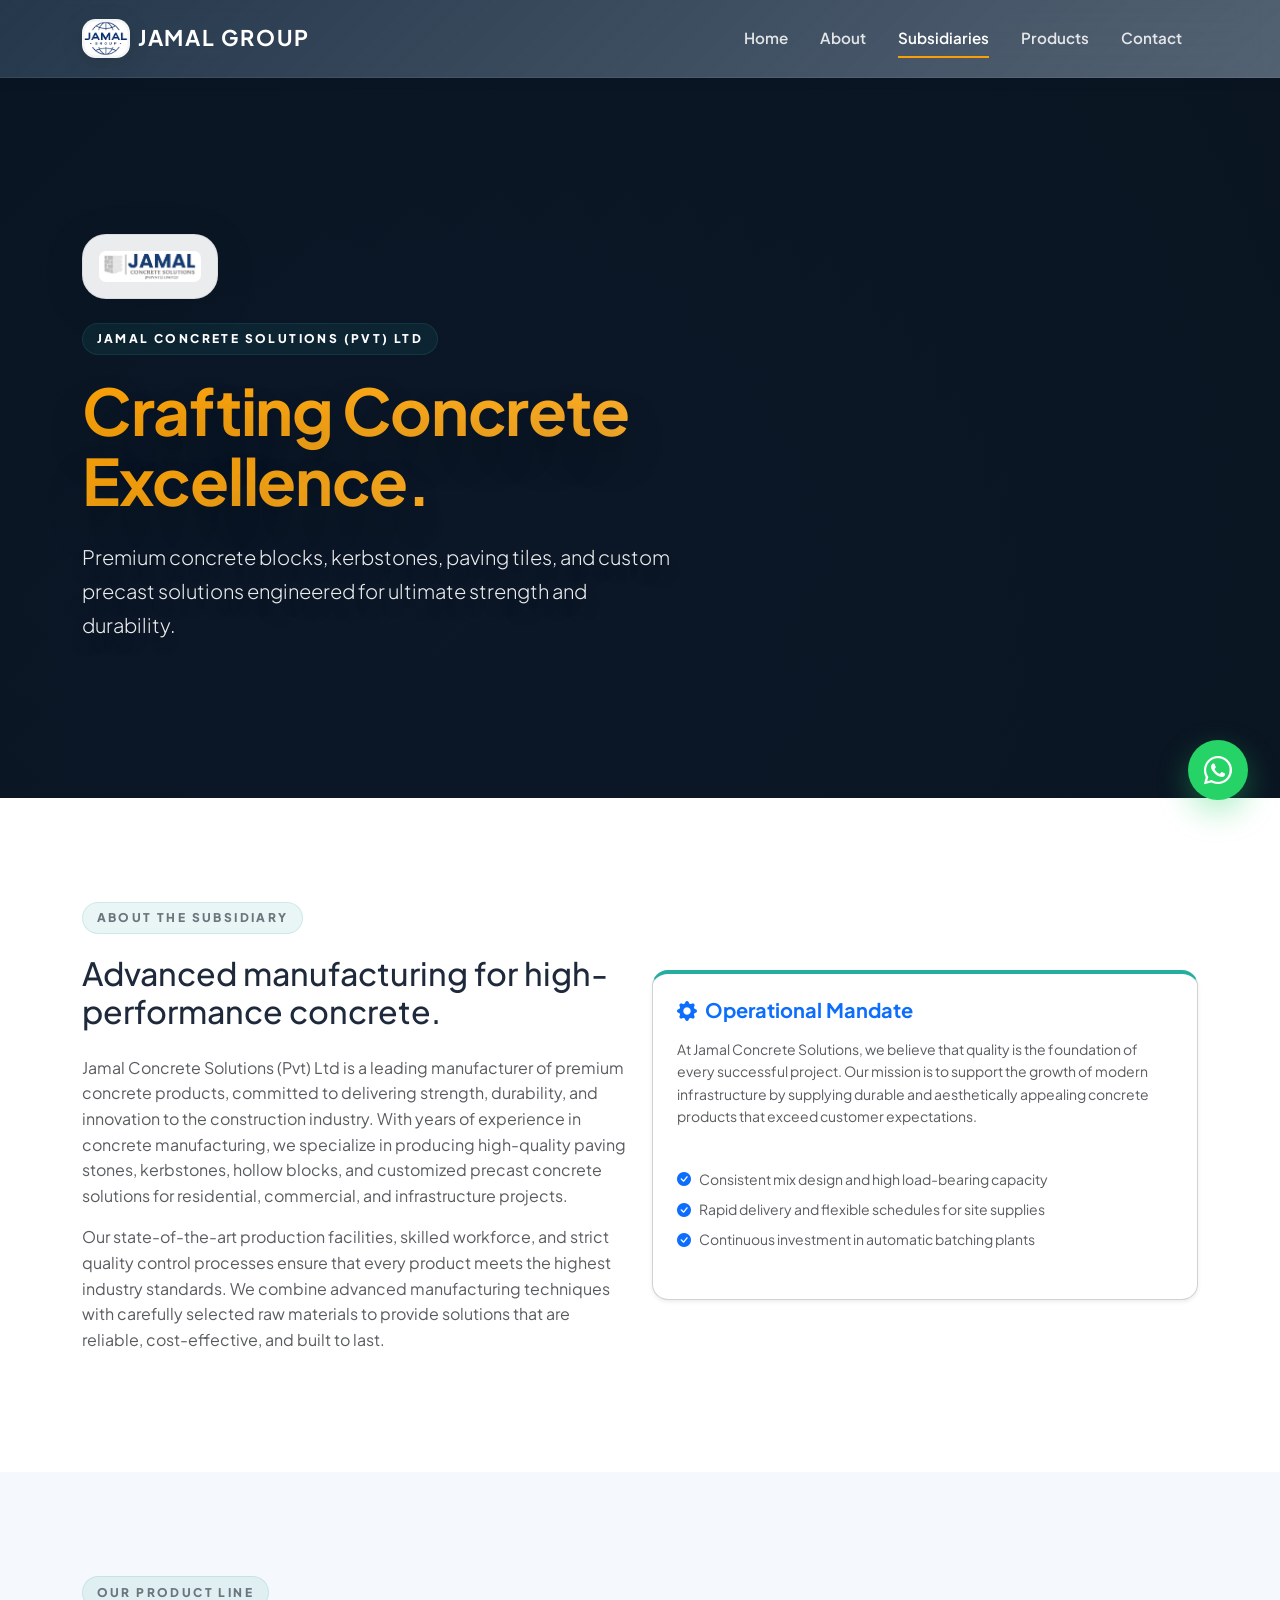
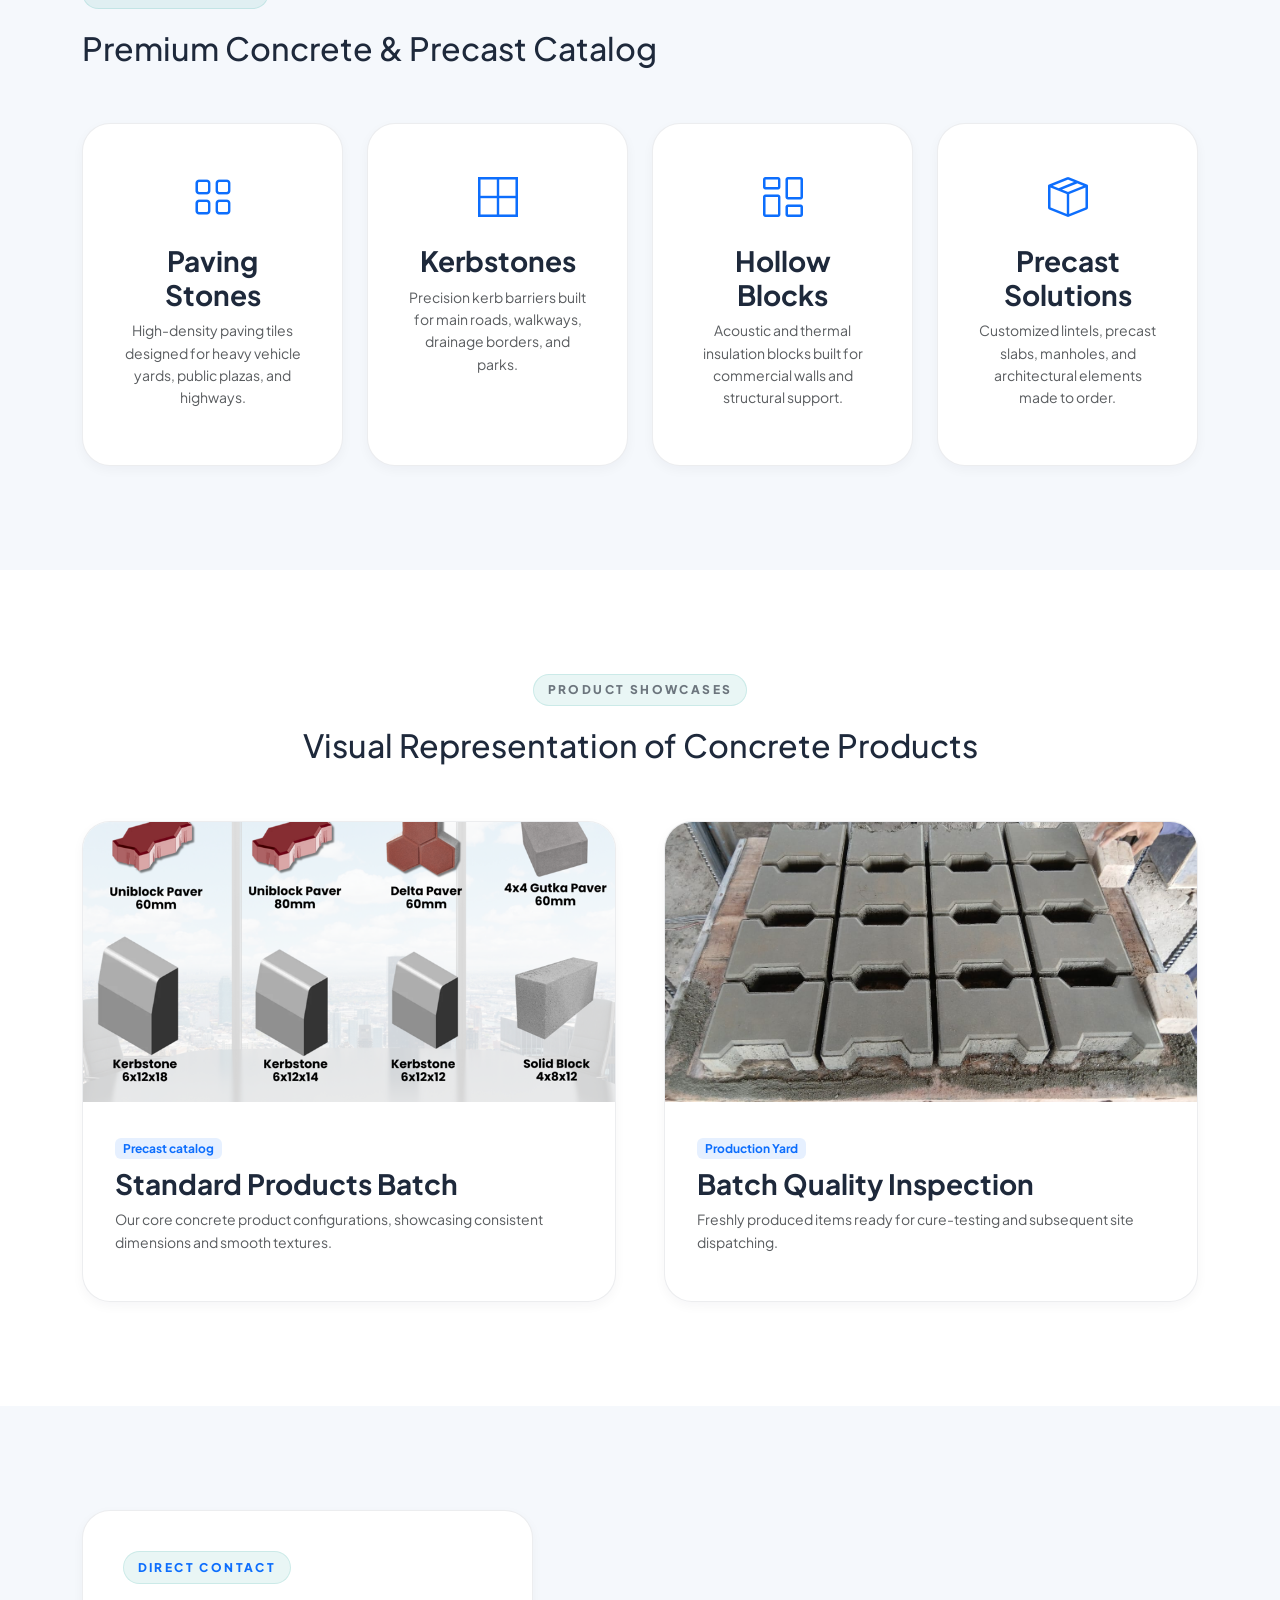
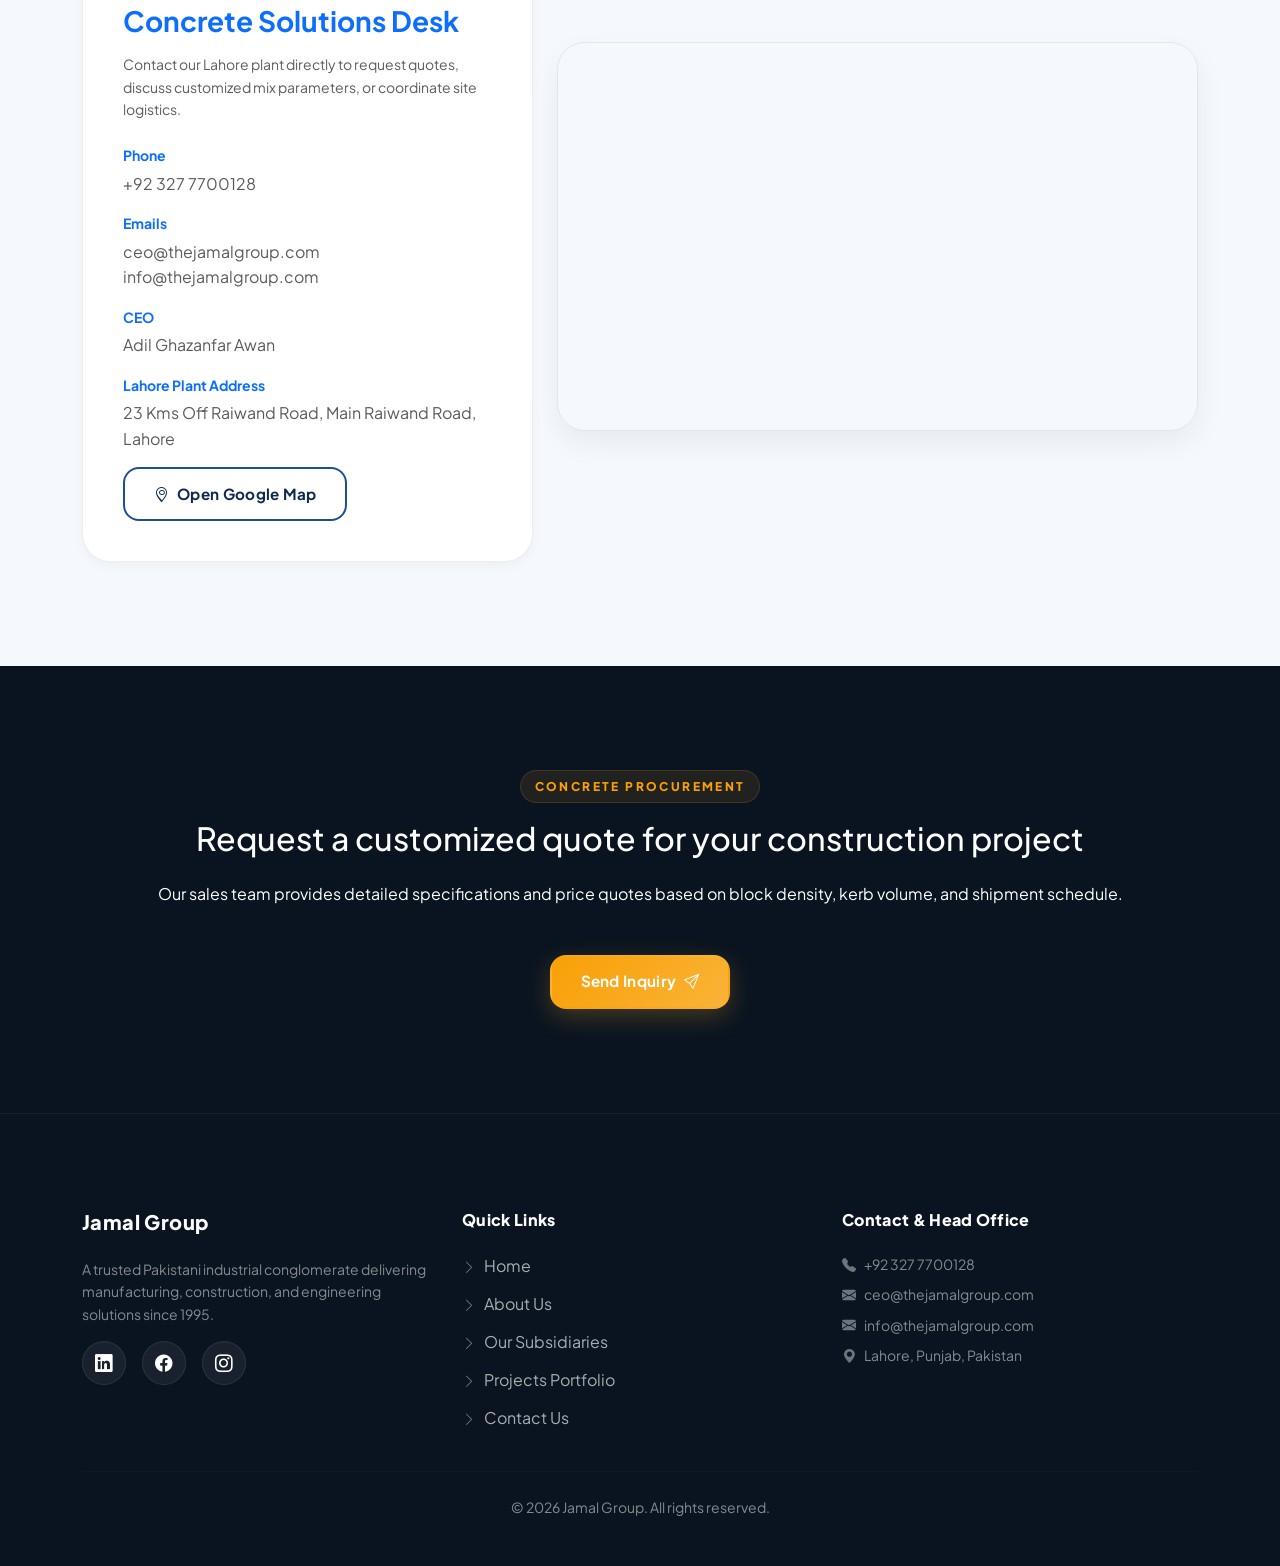
<file: concrete.html>
<!DOCTYPE html>
<html lang="en">
<head>
  <meta charset="UTF-8" />
  <meta name="viewport" content="width=device-width, initial-scale=1.0" />
  <title>Jamal Concrete Solutions | Concrete Manufacturing</title>
  <link rel="icon" href="assets/main_logo_whitebg.png" type="image/x-icon" />
  <meta name="description" content="Jamal Concrete Solutions provides premium paving stones, kerbstones, hollow blocks, and customized precast concrete solutions in Pakistan." />
  <link rel="preconnect" href="https://fonts.googleapis.com" />
  <link rel="preconnect" href="https://fonts.gstatic.com" crossorigin />
  <link rel="stylesheet" href="https://cdn.jsdelivr.net/npm/bootstrap@5.3.3/dist/css/bootstrap.min.css" />
  <link rel="stylesheet" href="https://cdn.jsdelivr.net/npm/bootstrap-icons@1.10.5/font/bootstrap-icons.css" />
  <link rel="stylesheet" href="css/style.css" />
</head>
<body>
  <button class="back-to-top" aria-label="Back to top"><i class="bi bi-arrow-up-short"></i></button>

  <header class="navbar navbar-expand-lg navbar-dark sticky-top nav-main">
    <div class="container">
      <a class="navbar-brand fw-bold d-flex align-items-center gap-2" href="index.html">
        <img src="assets/main_logo_whitebg.png" alt="Jamal Group logo" class="brand-logo" />
        JAMAL GROUP
      </a>
      <button class="navbar-toggler" type="button" data-bs-toggle="collapse" data-bs-target="#navMenu" aria-controls="navMenu" aria-expanded="false" aria-label="Toggle navigation">
        <span class="navbar-toggler-icon"></span>
      </button>
      <div class="collapse navbar-collapse" id="navMenu">
        <ul class="navbar-nav ms-auto align-items-lg-center">
          <li class="nav-item"><a class="nav-link" href="index.html">Home</a></li>
          <li class="nav-item"><a class="nav-link" href="about.html">About</a></li>
          <li class="nav-item dropdown">
            <a class="nav-link dropdown-hover active" href="subsidiaries.html" role="button" data-bs-toggle="dropdown" aria-expanded="false">
              Subsidiaries
            </a>
            <ul class="dropdown-menu">
              <li><a class="dropdown-item" href="subsidiaries.html">All subsidiaries</a></li>
              <li><a class="dropdown-item active" href="concrete.html">Jamal Concrete Solutions</a></li>
              <li><a class="dropdown-item" href="engineering.html">Jamal Engineering Works</a></li>
              <li><a class="dropdown-item" href="construction.html">Jamal Construction Works</a></li>
            </ul>
          </li>
          <li class="nav-item"><a class="nav-link" href="products.html">Products</a></li>
          <li class="nav-item"><a class="nav-link" href="contact.html">Contact</a></li>
        </ul>
      </div>
    </div>
  </header>

  <main>
    <section class="hero hero-subtle text-dark overflow-hidden">
      <div class="hero-overlay"></div>
      <div class="container py-6">
        <div class="row align-items-center gy-4">
          <div class="col-lg-8">
            <img src="assets/concrete_logo_whitebg.png" alt="Jamal Concrete Solutions logo" class="company-logo" />
            <span class="eyebrow text-white">Jamal Concrete Solutions (Pvt) Ltd</span>
            <h1 class="display-5 fw-bold text-white text-gradient-accent">Crafting Concrete Excellence.</h1>
            <p class="lead text-white-75">Premium concrete blocks, kerbstones, paving tiles, and custom precast solutions engineered for ultimate strength and durability.</p>
          </div>
        </div>
      </div>
    </section>

    <!-- About Section -->
    <section class="section section-white">
      <div class="container">
        <div class="row align-items-center gy-5">
          <div class="col-lg-6 reveal">
            <span class="eyebrow text-secondary">About The Subsidiary</span>
            <h2 class="mb-4">Advanced manufacturing for high-performance concrete.</h2>
            <p class="text-muted">Jamal Concrete Solutions (Pvt) Ltd is a leading manufacturer of premium concrete products, committed to delivering strength, durability, and innovation to the construction industry. With years of experience in concrete manufacturing, we specialize in producing high-quality paving stones, kerbstones, hollow blocks, and customized precast concrete solutions for residential, commercial, and infrastructure projects.</p>
            <p class="text-muted">Our state-of-the-art production facilities, skilled workforce, and strict quality control processes ensure that every product meets the highest industry standards. We combine advanced manufacturing techniques with carefully selected raw materials to provide solutions that are reliable, cost-effective, and built to last.</p>
          </div>
          <div class="col-lg-6 reveal">
            <div class="card p-4 rounded-4 shadow-sm" style="border-top: 4px solid var(--secondary);">
              <h3 class="h5 fw-bold text-primary mb-3"><i class="bi bi-gear-fill me-2"></i>Operational Mandate</h3>
              <p class="small text-muted mb-4">At Jamal Concrete Solutions, we believe that quality is the foundation of every successful project. Our mission is to support the growth of modern infrastructure by supplying durable and aesthetically appealing concrete products that exceed customer expectations.</p>
              <ul class="list-unstyled mt-3 text-muted small">
                <li class="mb-2"><i class="bi bi-check-circle-fill text-primary me-2"></i>Consistent mix design and high load-bearing capacity</li>
                <li class="mb-2"><i class="bi bi-check-circle-fill text-primary me-2"></i>Rapid delivery and flexible schedules for site supplies</li>
                <li class="mb-2"><i class="bi bi-check-circle-fill text-primary me-2"></i>Continuous investment in automatic batching plants</li>
              </ul>
            </div>
          </div>
        </div>
      </div>
    </section>

    <!-- Products Gallery Section -->
    <section class="section section-light">
      <div class="container">
        <div class="row mb-5 align-items-end">
          <div class="col-lg-7">
            <span class="eyebrow text-secondary">Our Product Line</span>
            <h2>Premium Concrete &amp; Precast Catalog</h2>
          </div>
        </div>
        <div class="row g-4">
          <div class="col-md-3 reveal">
            <article class="service-card text-center h-100">
              <i class="bi bi-grid fs-1 mb-3 text-primary d-block"></i>
              <h3 class="fw-bold">Paving Stones</h3>
              <p class="small text-muted">High-density paving tiles designed for heavy vehicle yards, public plazas, and highways.</p>
            </article>
          </div>
          <div class="col-md-3 reveal">
            <article class="service-card text-center h-100">
              <i class="bi bi-border-all fs-1 mb-3 text-primary d-block"></i>
              <h3 class="fw-bold">Kerbstones</h3>
              <p class="small text-muted">Precision kerb barriers built for main roads, walkways, drainage borders, and parks.</p>
            </article>
          </div>
          <div class="col-md-3 reveal">
            <article class="service-card text-center h-100">
              <i class="bi bi-columns-gap fs-1 mb-3 text-primary d-block"></i>
              <h3 class="fw-bold">Hollow Blocks</h3>
              <p class="small text-muted">Acoustic and thermal insulation blocks built for commercial walls and structural support.</p>
            </article>
          </div>
          <div class="col-md-3 reveal">
            <article class="service-card text-center h-100">
              <i class="bi bi-box-seam fs-1 mb-3 text-primary d-block"></i>
              <h3 class="fw-bold">Precast Solutions</h3>
              <p class="small text-muted">Customized lintels, precast slabs, manholes, and architectural elements made to order.</p>
            </article>
          </div>
        </div>
      </div>
    </section>

    <!-- Product Visuals (Actual Assets) -->
    <section class="section section-white">
      <div class="container">
        <div class="row mb-5 text-center">
          <div class="col-12">
            <span class="eyebrow text-secondary">Product Showcases</span>
            <h2>Visual Representation of Concrete Products</h2>
          </div>
        </div>
        <div class="row g-5 justify-content-center">
          <div class="col-lg-6 reveal">
            <div class="product-showcase">
              <img src="assets/concrete_products.png" alt="Jamal Concrete Products Portfolio" class="product-showcase-img" />
              <div class="product-showcase-content">
                <span class="badge bg-primary bg-opacity-10 text-primary mb-2">Precast catalog</span>
                <h3 class="fw-bold">Standard Products Batch</h3>
                <p class="small text-muted">Our core concrete product configurations, showcasing consistent dimensions and smooth textures.</p>
              </div>
            </div>
          </div>
          <div class="col-lg-6 reveal">
            <div class="product-showcase">
              <img src="assets/IMG_0752.JPG.jpeg" alt="Concrete solution product visual" class="product-showcase-img" />
              <div class="product-showcase-content">
                <span class="badge bg-primary bg-opacity-10 text-primary mb-2">Production Yard</span>
                <h3 class="fw-bold">Batch Quality Inspection</h3>
                <p class="small text-muted">Freshly produced items ready for cure-testing and subsequent site dispatching.</p>
              </div>
            </div>
          </div>
        </div>
      </div>
    </section>

    <!-- Contact & Location details for Concrete Solutions -->
    <section class="section section-light" id="concrete-contact">
      <div class="container">
        <div class="row gy-5 align-items-center">
          <div class="col-lg-5 reveal">
            <div class="contact-card">
              <span class="eyebrow text-primary">Direct Contact</span>
              <h3 class="fw-bold text-primary mb-3">Concrete Solutions Desk</h3>
              <p class="text-muted small mb-4">Contact our Lahore plant directly to request quotes, discuss customized mix parameters, or coordinate site logistics.</p>
              
              <div class="mb-3">
                <label class="fw-bold text-primary small d-block mb-1">Phone</label>
                <p class="mb-0 text-muted">+92 327 7700128</p>
              </div>
              <div class="mb-3">
                <label class="fw-bold text-primary small d-block mb-1">Emails</label>
                <p class="mb-0 text-muted"><a href="mailto:ceo@thejamalgroup.com">ceo@thejamalgroup.com</a></p>
                <p class="mb-0 text-muted"><a href="mailto:info@thejamalgroup.com">info@thejamalgroup.com</a></p>
              </div>
              <div class="mb-3">
                <label class="fw-bold text-primary small d-block mb-1">CEO</label>
                <p class="mb-0 text-muted">Adil Ghazanfar Awan</p>
              </div>
              <div class="mb-0">
                <label class="fw-bold text-primary small d-block mb-1">Lahore Plant Address</label>
                <p class="mb-0 text-muted">23 Kms Off Raiwand Road, Main Raiwand Road, Lahore</p>
                <a href="https://share.google/fPSCAKurJCVD0S65j" target="_blank" class="btn btn-outline-primary btn-sm mt-3"><i class="bi bi-geo-alt"></i> Open Google Map</a>
              </div>
            </div>
          </div>
          <div class="col-lg-7 reveal">
            <!-- Map Card representing Raiwand Road Lahore location -->
            <div class="map-container">
              <iframe 
                src="https://www.google.com/maps/embed?pb=!1m18!1m12!1m3!1d3408.0931215682855!2d74.20815127607738!3d31.332306774300344!2m3!1f0!2f0!3f0!3m2!1i1024!2i768!4f13.1!3m3!1m2!1s0x3918fbadc539dd89%3A0xe54d241d7d08b3e5!2sRaiwind%20Rd%2C%20Lahore%2C%20Punjab%2C%20Pakistan!5e0!3m2!1sen!2s!4v1718810000000!5m2!1sen!2s" 
                class="map-iframe" 
                allowfullscreen="" 
                loading="lazy" 
                referrerpolicy="no-referrer-when-downgrade">
              </iframe>
            </div>
          </div>
        </div>
      </div>
    </section>

    <!-- Footer CTA -->
    <section class="section section-dark text-center">
      <div class="container reveal">
        <span class="eyebrow eyebrow-accent mb-3">Concrete Procurement</span>
        <h2 class="text-white mb-4">Request a customized quote for your construction project</h2>
        <p class="text-white-75 mb-5 max-width-600 mx-auto">Our sales team provides detailed specifications and price quotes based on block density, kerb volume, and shipment schedule.</p>
        <a href="contact.html" class="btn btn-accent btn-lg">Send Inquiry <i class="bi bi-send"></i></a>
      </div>
    </section>
  </main>

  <footer class="site-footer">
    <div class="container">
      <div class="row gy-4">
        <div class="col-lg-4">
          <h3 class="h5">Jamal Group</h3>
          <p class="text-white-50 small mb-3">A trusted Pakistani industrial conglomerate delivering manufacturing, construction, and engineering solutions since 1995.</p>
          <div class="social-icons">
            <a href="#" aria-label="LinkedIn"><i class="bi bi-linkedin"></i></a>
            <a href="#" aria-label="Facebook"><i class="bi bi-facebook"></i></a>
            <a href="#" aria-label="Instagram"><i class="bi bi-instagram"></i></a>
          </div>
        </div>
        <div class="col-lg-4 col-md-6">
          <h4 class="h6">Quick Links</h4>
          <ul class="list-unstyled footer-links">
            <li><a href="index.html"><i class="bi bi-chevron-right text-secondary small"></i> Home</a></li>
            <li><a href="about.html"><i class="bi bi-chevron-right text-secondary small"></i> About Us</a></li>
            <li><a href="subsidiaries.html"><i class="bi bi-chevron-right text-secondary small"></i> Our Subsidiaries</a></li>
            <li><a href="projects.html"><i class="bi bi-chevron-right text-secondary small"></i> Projects Portfolio</a></li>
            <li><a href="contact.html"><i class="bi bi-chevron-right text-secondary small"></i> Contact Us</a></li>
          </ul>
        </div>
        <div class="col-lg-4 col-md-6">
          <h4 class="h6">Contact &amp; Head Office</h4>
          <p class="mb-2 text-white-50 small"><i class="bi bi-telephone-fill text-secondary me-2"></i>+92 327 7700128</p>
          <p class="mb-2 text-white-50 small"><i class="bi bi-envelope-fill text-secondary me-2"></i>ceo@thejamalgroup.com</p>
          <p class="mb-2 text-white-50 small"><i class="bi bi-envelope-fill text-secondary me-2"></i>info@thejamalgroup.com</p>
          <p class="mb-0 text-white-50 small"><i class="bi bi-geo-alt-fill text-secondary me-2"></i>Lahore, Punjab, Pakistan</p>
        </div>
      </div>
      <hr class="border-secondary border-opacity-25 my-4" />
      <div class="text-center text-white-50 small">
        © 2026 Jamal Group. All rights reserved.
      </div>
    </div>
  </footer>

  <a href="https://wa.me/923277700128?text=Hello%20Jamal%20Group%2C%20I%20would%20like%20to%20chat%20about%20your%20services." class="whatsapp-chat" target="_blank" rel="noopener noreferrer" aria-label="Chat on WhatsApp">
    <i class="bi bi-whatsapp fs-3"></i>
  </a>
  <script src="https://cdn.jsdelivr.net/npm/bootstrap@5.3.3/dist/js/bootstrap.bundle.min.js"></script>
  <script src="js/main.js"></script>
</body>
</html>
</file>
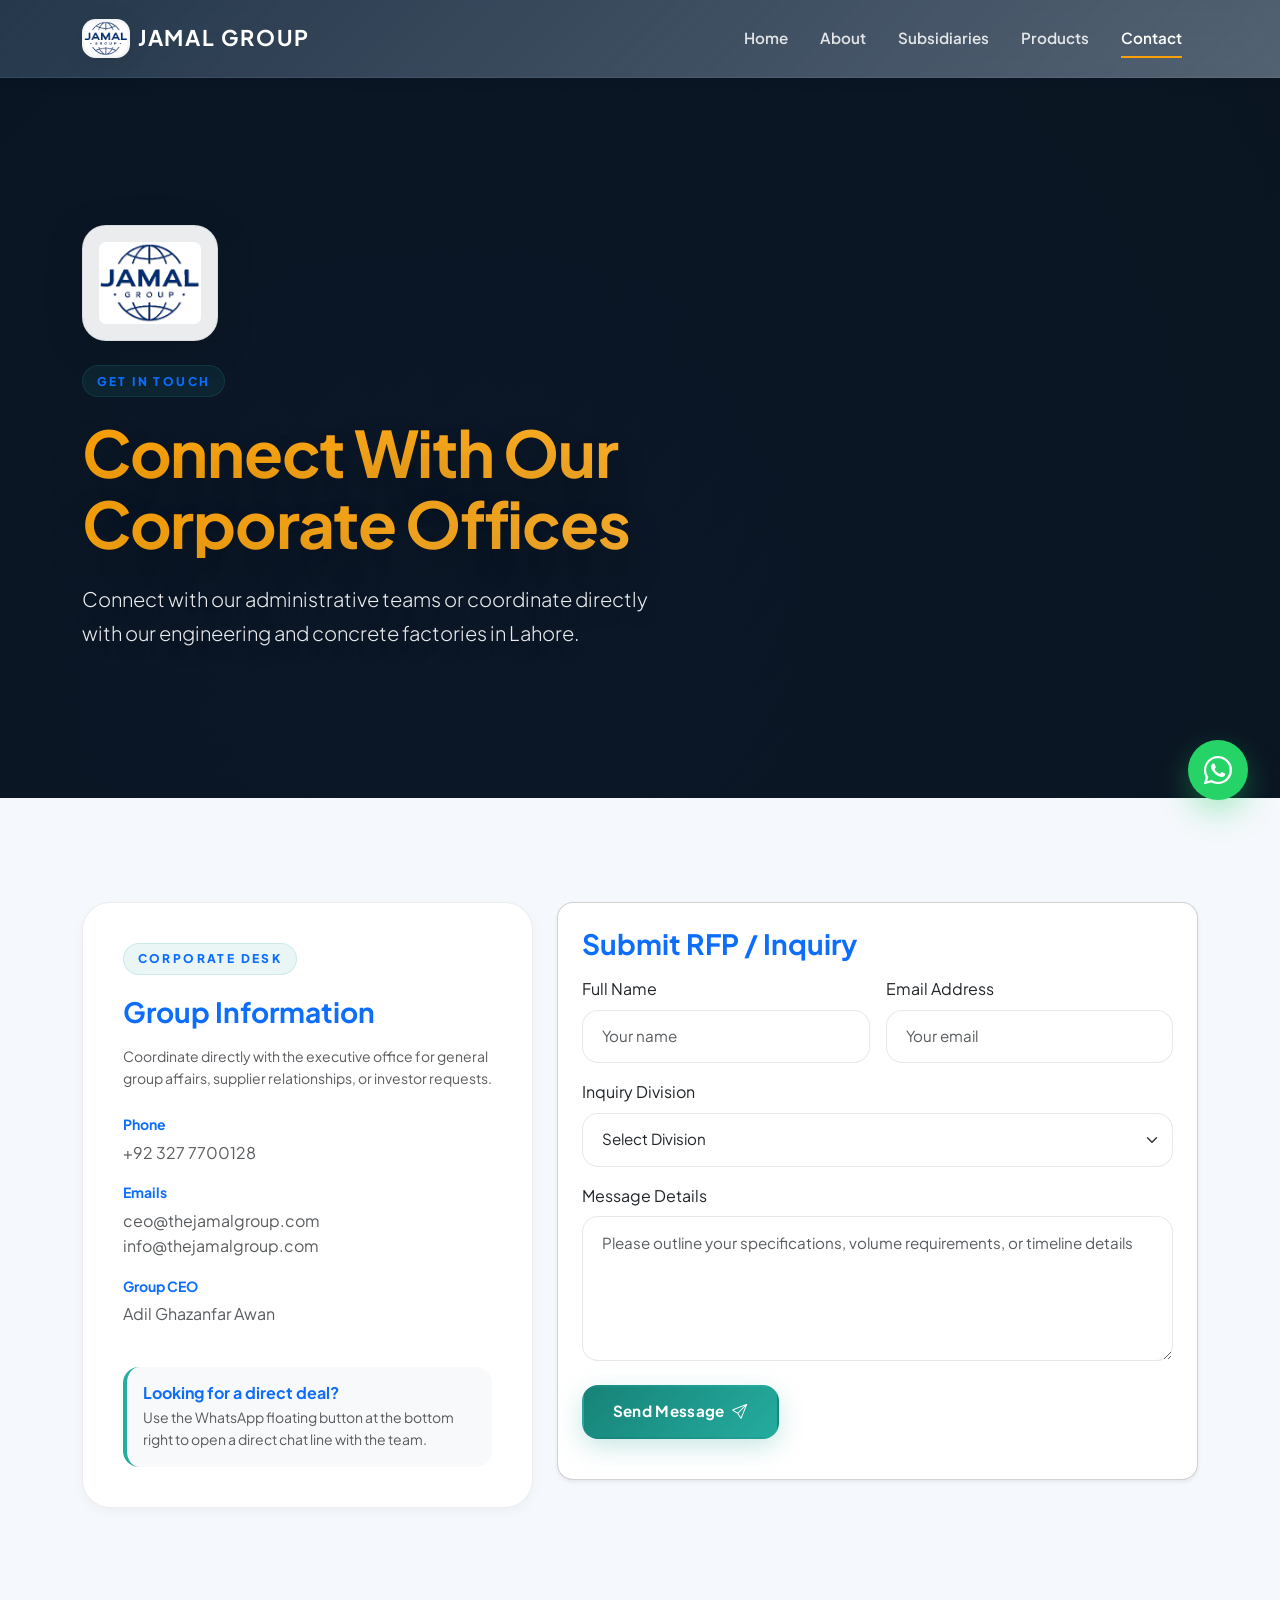
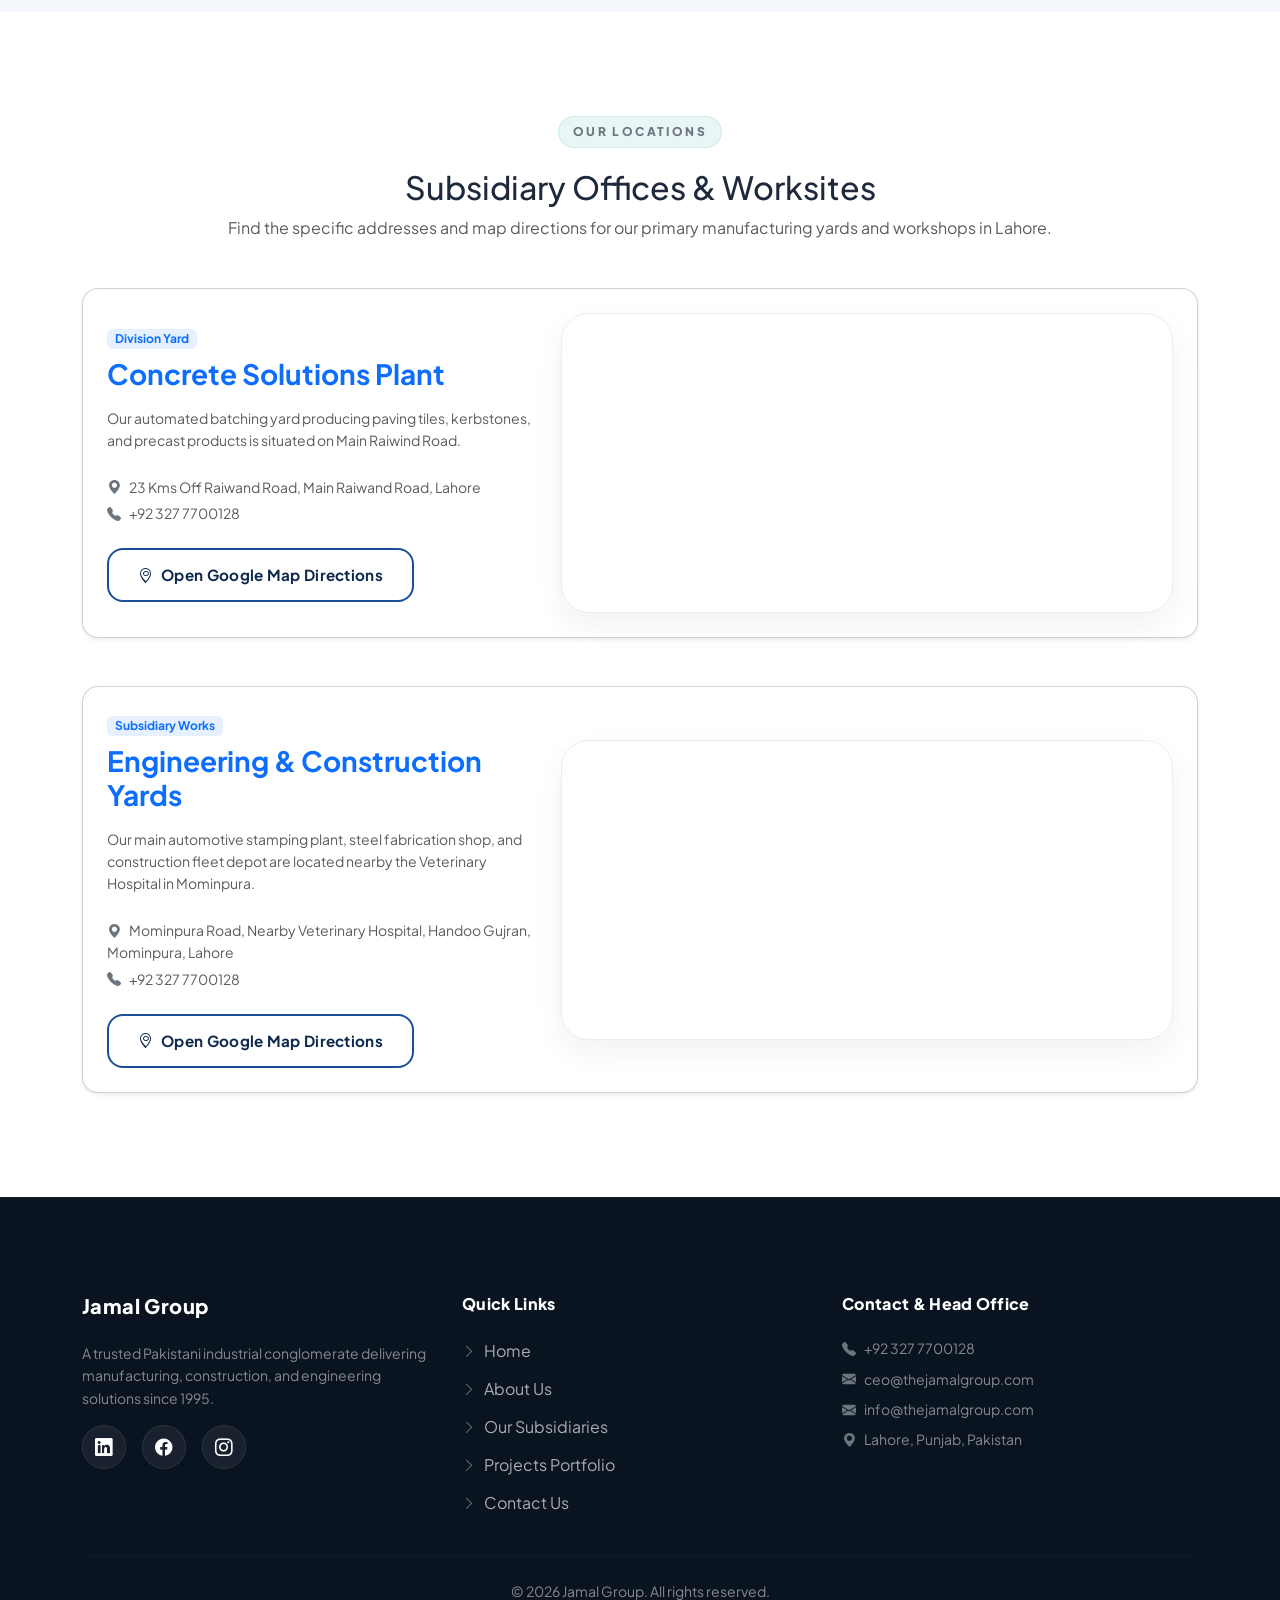
<file: contact.html>
<!DOCTYPE html>
<html lang="en">
<head>
  <meta charset="UTF-8" />
  <meta name="viewport" content="width=device-width, initial-scale=1.0" />
  <title>Contact | Jamal Group Offices</title>
  <link rel="icon" href="assets/main_logo_whitebg.png" type="image/x-icon" />
  <meta name="description" content="Contact Jamal Group for construction, engineering, and concrete manufacturing services in Pakistan." />
  <link rel="preconnect" href="https://fonts.googleapis.com" />
  <link rel="preconnect" href="https://fonts.gstatic.com" crossorigin />
  <link rel="stylesheet" href="https://cdn.jsdelivr.net/npm/bootstrap@5.3.3/dist/css/bootstrap.min.css" />
  <link rel="stylesheet" href="https://cdn.jsdelivr.net/npm/bootstrap-icons@1.10.5/font/bootstrap-icons.css" />
  <link rel="stylesheet" href="css/style.css" />
</head>
<body>
  <button class="back-to-top" aria-label="Back to top"><i class="bi bi-arrow-up-short"></i></button>

  <header class="navbar navbar-expand-lg navbar-dark sticky-top nav-main">
    <div class="container">
      <a class="navbar-brand fw-bold d-flex align-items-center gap-2" href="index.html">
        <img src="assets/main_logo_whitebg.png" alt="Jamal Group logo" class="brand-logo" />
        JAMAL GROUP
      </a>
      <button class="navbar-toggler" type="button" data-bs-toggle="collapse" data-bs-target="#navMenu" aria-controls="navMenu" aria-expanded="false" aria-label="Toggle navigation">
        <span class="navbar-toggler-icon"></span>
      </button>
      <div class="collapse navbar-collapse" id="navMenu">
        <ul class="navbar-nav ms-auto align-items-lg-center">
          <li class="nav-item"><a class="nav-link" href="index.html">Home</a></li>
          <li class="nav-item"><a class="nav-link" href="about.html">About</a></li>
          <li class="nav-item dropdown">
            <a class="nav-link dropdown-hover" href="subsidiaries.html" role="button" data-bs-toggle="dropdown" aria-expanded="false">
              Subsidiaries
            </a>
            <ul class="dropdown-menu">
              <li><a class="dropdown-item" href="subsidiaries.html">All subsidiaries</a></li>
              <li><a class="dropdown-item" href="concrete.html">Jamal Concrete Solutions</a></li>
              <li><a class="dropdown-item" href="engineering.html">Jamal Engineering Works</a></li>
              <li><a class="dropdown-item" href="construction.html">Jamal Construction Works</a></li>
            </ul>
          </li>
          <li class="nav-item"><a class="nav-link" href="products.html">Products</a></li>
          <li class="nav-item"><a class="nav-link active" href="contact.html">Contact</a></li>
        </ul>
      </div>
    </div>
  </header>

  <main>
    <section class="hero hero-subtle text-dark overflow-hidden">
      <div class="hero-overlay"></div>
      <div class="container py-6">
        <div class="row align-items-center gy-4">
          <div class="col-lg-8">
            <img src="assets/main_logo_whitebg.png" alt="Jamal Group logo" class="company-logo" />
            <span class="eyebrow text-primary">Get In Touch</span>
            <h1 class="display-5 fw-bold text-white text-gradient-accent">Connect With Our Corporate Offices</h1>
            <p class="lead text-white-75">Connect with our administrative teams or coordinate directly with our engineering and concrete factories in Lahore.</p>
          </div>
        </div>
      </div>
    </section>

    <!-- Contact Info & Form -->
    <section class="section section-light">
      <div class="container">
        <div class="row gy-5">
          <!-- Corporate Details Column -->
          <div class="col-lg-5 reveal">
            <div class="contact-card h-100 d-flex flex-column justify-content-between">
              <div>
                <span class="eyebrow text-primary">Corporate Desk</span>
                <h3 class="fw-bold text-primary mb-3">Group Information</h3>
                <p class="text-muted small mb-4">Coordinate directly with the executive office for general group affairs, supplier relationships, or investor requests.</p>
                
                <div class="mb-3">
                  <label class="fw-bold text-primary small d-block mb-1">Phone</label>
                  <p class="mb-0 text-muted">+92 327 7700128</p>
                </div>
                <div class="mb-3">
                  <label class="fw-bold text-primary small d-block mb-1">Emails</label>
                  <p class="mb-0 text-muted"><a href="mailto:ceo@thejamalgroup.com">ceo@thejamalgroup.com</a></p>
                  <p class="mb-0 text-muted"><a href="mailto:info@thejamalgroup.com">info@thejamalgroup.com</a></p>
                </div>
                <div class="mb-3">
                  <label class="fw-bold text-primary small d-block mb-1">Group CEO</label>
                  <p class="mb-0 text-muted">Adil Ghazanfar Awan</p>
                </div>
              </div>
              <div class="mt-4 p-3 rounded-4 bg-light" style="border-left: 4px solid var(--secondary);">
                <h4 class="h6 fw-bold text-primary mb-1">Looking for a direct deal?</h4>
                <p class="small text-muted mb-0">Use the WhatsApp floating button at the bottom right to open a direct chat line with the team.</p>
              </div>
            </div>
          </div>

          <!-- Message Form Column -->
          <div class="col-lg-7 reveal">
            <div class="card p-4 rounded-4 shadow-sm">
              <h3 class="fw-bold text-primary mb-3">Submit RFP / Inquiry</h3>
              <form class="contact-form" id="contactForm">
                <div class="row g-3">
                  <div class="col-md-6">
                    <label class="form-label">Full Name</label>
                    <input type="text" class="form-control" placeholder="Your name" required />
                  </div>
                  <div class="col-md-6">
                    <label class="form-label">Email Address</label>
                    <input type="email" class="form-control" placeholder="Your email" required />
                  </div>
                  <div class="col-12">
                    <label class="form-label">Inquiry Division</label>
                    <select class="form-select form-control" required>
                      <option value="">Select Division</option>
                      <option value="concrete">Jamal Concrete Solutions (Paving, Precast, Blocks)</option>
                      <option value="engineering">Jamal Engineering Works (Automotive, Fabrication)</option>
                      <option value="construction">Jamal Construction Works (Roads, Infrastructure)</option>
                      <option value="group">General Corporate Group Inquiry</option>
                    </select>
                  </div>
                  <div class="col-12">
                    <label class="form-label">Message Details</label>
                    <textarea class="form-control" rows="5" placeholder="Please outline your specifications, volume requirements, or timeline details" required></textarea>
                  </div>
                </div>
                <button type="submit" class="btn btn-primary btn-lg mt-4" id="sendBtn">Send Message <i class="bi bi-send"></i></button>
                <p class="form-note mt-3 mb-0" id="formNote"></p>
              </form>
            </div>
          </div>
        </div>
      </div>
    </section>

    <!-- Division Locations Grid with Google Maps -->
    <section class="section section-white">
      <div class="container">
        <div class="text-center mb-5">
          <span class="eyebrow text-secondary">Our Locations</span>
          <h2>Subsidiary Offices &amp; Worksites</h2>
          <p class="text-muted max-width-600 mx-auto mt-2">Find the specific addresses and map directions for our primary manufacturing yards and workshops in Lahore.</p>
        </div>

        <div class="row gy-5">
          <!-- Location 1: Concrete Solutions -->
          <div class="col-12 reveal">
            <div class="card p-4 rounded-4 shadow-sm">
              <div class="row align-items-center gy-4">
                <div class="col-lg-5">
                  <span class="badge bg-primary bg-opacity-10 text-primary mb-2">Division Yard</span>
                  <h3 class="fw-bold text-primary mb-3">Concrete Solutions Plant</h3>
                  <p class="text-muted small">Our automated batching yard producing paving tiles, kerbstones, and precast products is situated on Main Raiwind Road.</p>
                  <div class="mt-4 small text-muted">
                    <p class="mb-1"><i class="bi bi-geo-alt-fill text-secondary me-2"></i>23 Kms Off Raiwand Road, Main Raiwand Road, Lahore</p>
                    <p class="mb-0"><i class="bi bi-telephone-fill text-secondary me-2"></i>+92 327 7700128</p>
                  </div>
                  <a href="https://share.google/fPSCAKurJCVD0S65j" target="_blank" class="btn btn-outline-primary btn-sm mt-4"><i class="bi bi-geo-alt"></i> Open Google Map Directions</a>
                </div>
                <div class="col-lg-7">
                  <div class="map-container" style="min-height: 300px; height: 300px;">
                    <iframe 
                      src="https://www.google.com/maps/embed?pb=!1m18!1m12!1m3!1d3408.0931215682855!2d74.20815127607738!3d31.332306774300344!2m3!1f0!2f0!3f0!3m2!1i1024!2i768!4f13.1!3m3!1m2!1s0x3918fbadc539dd89%3A0xe54d241d7d08b3e5!2sRaiwind%20Rd%2C%20Lahore%2C%20Punjab%2C%20Pakistan!5e0!3m2!1sen!2s!4v1718810000000!5m2!1sen!2s" 
                      class="map-iframe" 
                      style="min-height: 300px; height: 300px;"
                      allowfullscreen="" 
                      loading="lazy" 
                      referrerpolicy="no-referrer-when-downgrade">
                    </iframe>
                  </div>
                </div>
              </div>
            </div>
          </div>

          <!-- Location 2: Engineering & Construction -->
          <div class="col-12 reveal">
            <div class="card p-4 rounded-4 shadow-sm">
              <div class="row align-items-center gy-4">
                <div class="col-lg-5">
                  <span class="badge bg-primary bg-opacity-10 text-primary mb-2">Subsidiary Works</span>
                  <h3 class="fw-bold text-primary mb-3">Engineering &amp; Construction Yards</h3>
                  <p class="text-muted small">Our main automotive stamping plant, steel fabrication shop, and construction fleet depot are located nearby the Veterinary Hospital in Mominpura.</p>
                  <div class="mt-4 small text-muted">
                    <p class="mb-1"><i class="bi bi-geo-alt-fill text-secondary me-2"></i>Mominpura Road, Nearby Veterinary Hospital, Handoo Gujran, Mominpura, Lahore</p>
                    <p class="mb-0"><i class="bi bi-telephone-fill text-secondary me-2"></i>+92 327 7700128</p>
                  </div>
                  <a href="https://share.google/aLaaU62pOQ55m4r9u" target="_blank" class="btn btn-outline-primary btn-sm mt-4"><i class="bi bi-geo-alt"></i> Open Google Map Directions</a>
                </div>
                <div class="col-lg-7">
                  <div class="map-container" style="min-height: 300px; height: 300px;">
                    <iframe 
                      src="https://www.google.com/maps/embed?pb=!1m18!1m12!1m3!1d3399.123456789012!2d74.4234567!3d31.5789012!2m3!1f0!2f0!3f0!3m2!1i1024!2i768!4f13.1!3m3!1m2!1s0x391910a123456789%3A0xabcdefabcdefabcd!2sMominpura%20Rd%2C%20Lahore%2C%20Punjab%2C%20Pakistan!5e0!3m2!1sen!2s!4v1718810000001!5m2!1sen!2s" 
                      class="map-iframe" 
                      style="min-height: 300px; height: 300px;"
                      allowfullscreen="" 
                      loading="lazy" 
                      referrerpolicy="no-referrer-when-downgrade">
                    </iframe>
                  </div>
                </div>
              </div>
            </div>
          </div>
        </div>
      </div>
    </section>
  </main>

  <footer class="site-footer">
    <div class="container">
      <div class="row gy-4">
        <div class="col-lg-4">
          <h3 class="h5">Jamal Group</h3>
          <p class="text-white-50 small mb-3">A trusted Pakistani industrial conglomerate delivering manufacturing, construction, and engineering solutions since 1995.</p>
          <div class="social-icons">
            <a href="#" aria-label="LinkedIn"><i class="bi bi-linkedin"></i></a>
            <a href="#" aria-label="Facebook"><i class="bi bi-facebook"></i></a>
            <a href="#" aria-label="Instagram"><i class="bi bi-instagram"></i></a>
          </div>
        </div>
        <div class="col-lg-4 col-md-6">
          <h4 class="h6">Quick Links</h4>
          <ul class="list-unstyled footer-links">
            <li><a href="index.html"><i class="bi bi-chevron-right text-secondary small"></i> Home</a></li>
            <li><a href="about.html"><i class="bi bi-chevron-right text-secondary small"></i> About Us</a></li>
            <li><a href="subsidiaries.html"><i class="bi bi-chevron-right text-secondary small"></i> Our Subsidiaries</a></li>
            <li><a href="projects.html"><i class="bi bi-chevron-right text-secondary small"></i> Projects Portfolio</a></li>
            <li><a href="contact.html"><i class="bi bi-chevron-right text-secondary small"></i> Contact Us</a></li>
          </ul>
        </div>
        <div class="col-lg-4 col-md-6">
          <h4 class="h6">Contact &amp; Head Office</h4>
          <p class="mb-2 text-white-50 small"><i class="bi bi-telephone-fill text-secondary me-2"></i>+92 327 7700128</p>
          <p class="mb-2 text-white-50 small"><i class="bi bi-envelope-fill text-secondary me-2"></i>ceo@thejamalgroup.com</p>
          <p class="mb-2 text-white-50 small"><i class="bi bi-envelope-fill text-secondary me-2"></i>info@thejamalgroup.com</p>
          <p class="mb-0 text-white-50 small"><i class="bi bi-geo-alt-fill text-secondary me-2"></i>Lahore, Punjab, Pakistan</p>
        </div>
      </div>
      <hr class="border-secondary border-opacity-25 my-4" />
      <div class="text-center text-white-50 small">
        © 2026 Jamal Group. All rights reserved.
      </div>
    </div>
  </footer>

  <a href="https://wa.me/923277700128?text=Hello%20Jamal%20Group%2C%20I%20would%20like%20to%20chat%20about%20your%20services." class="whatsapp-chat" target="_blank" rel="noopener noreferrer" aria-label="Chat on WhatsApp">
    <i class="bi bi-whatsapp fs-3"></i>
  </a>
  <script src="https://cdn.jsdelivr.net/npm/bootstrap@5.3.3/dist/js/bootstrap.bundle.min.js"></script>
  <script src="js/main.js"></script>
</body>
</html>
</file>
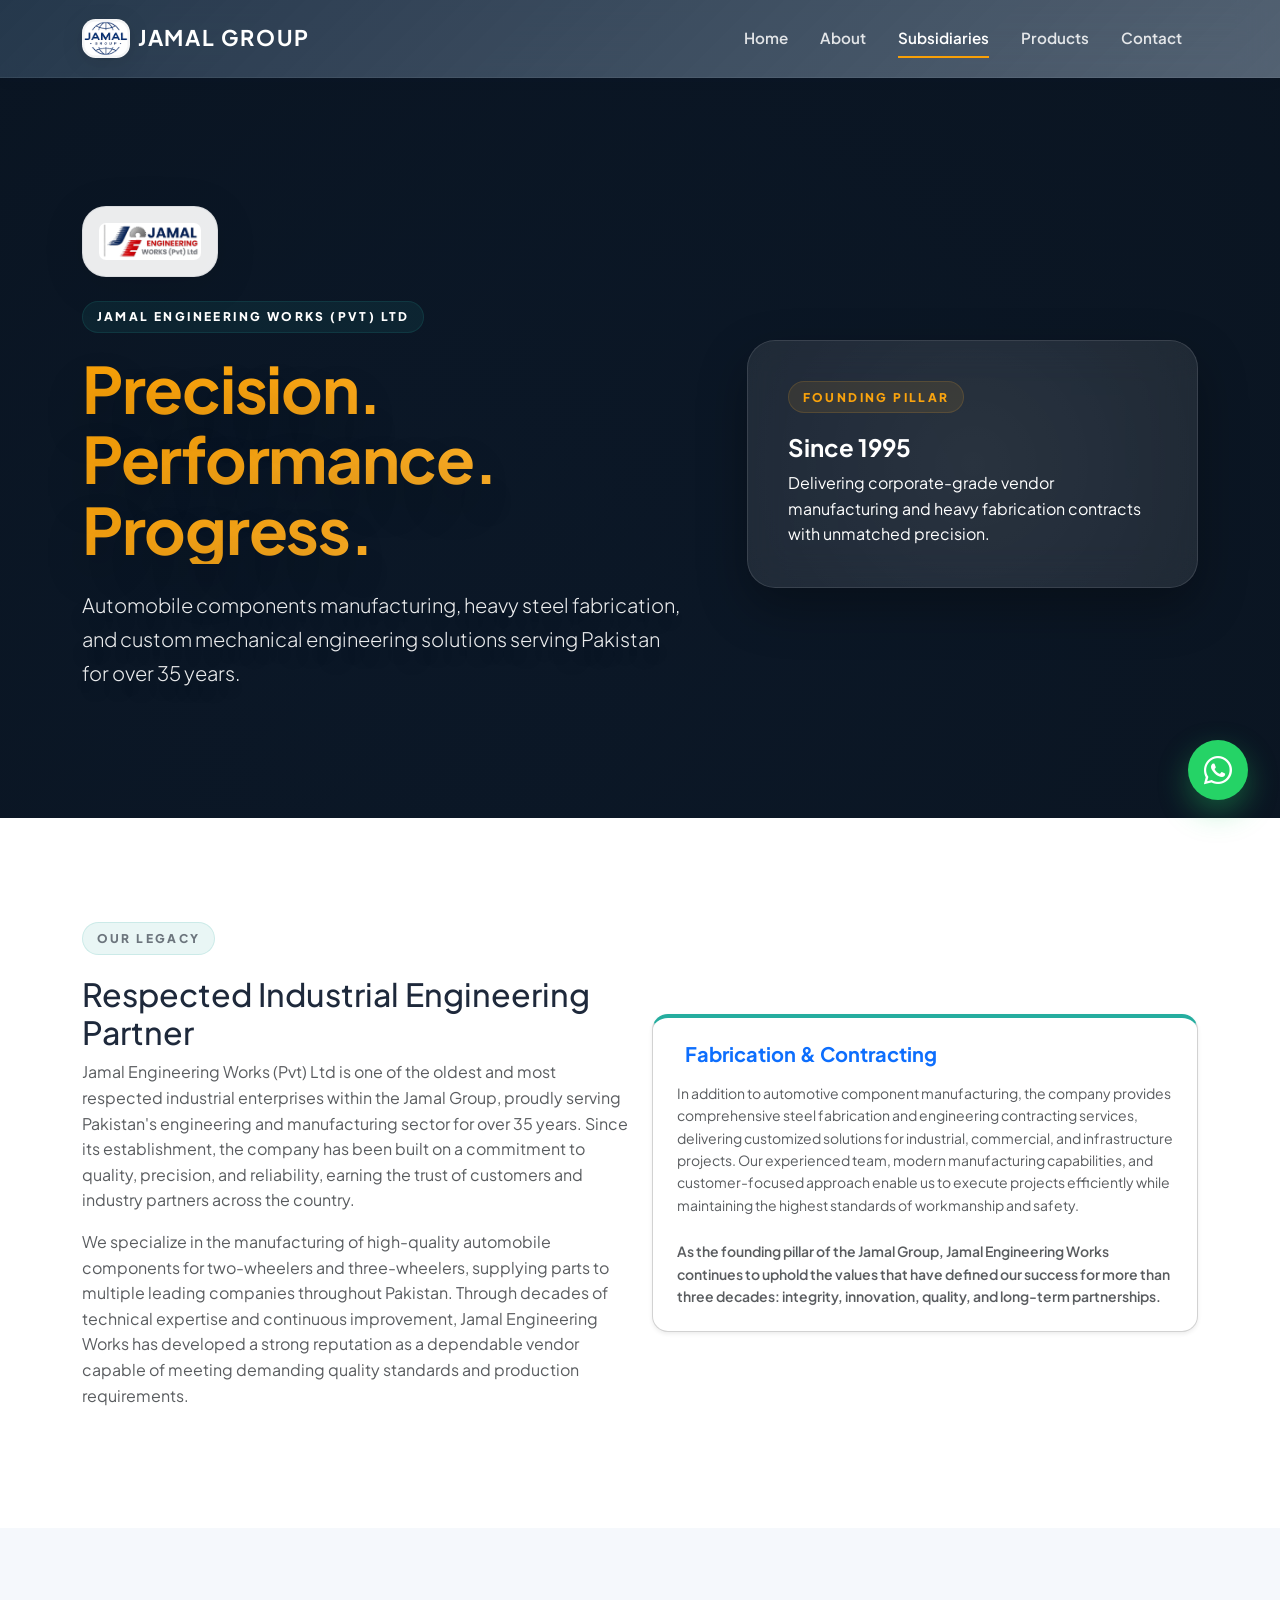
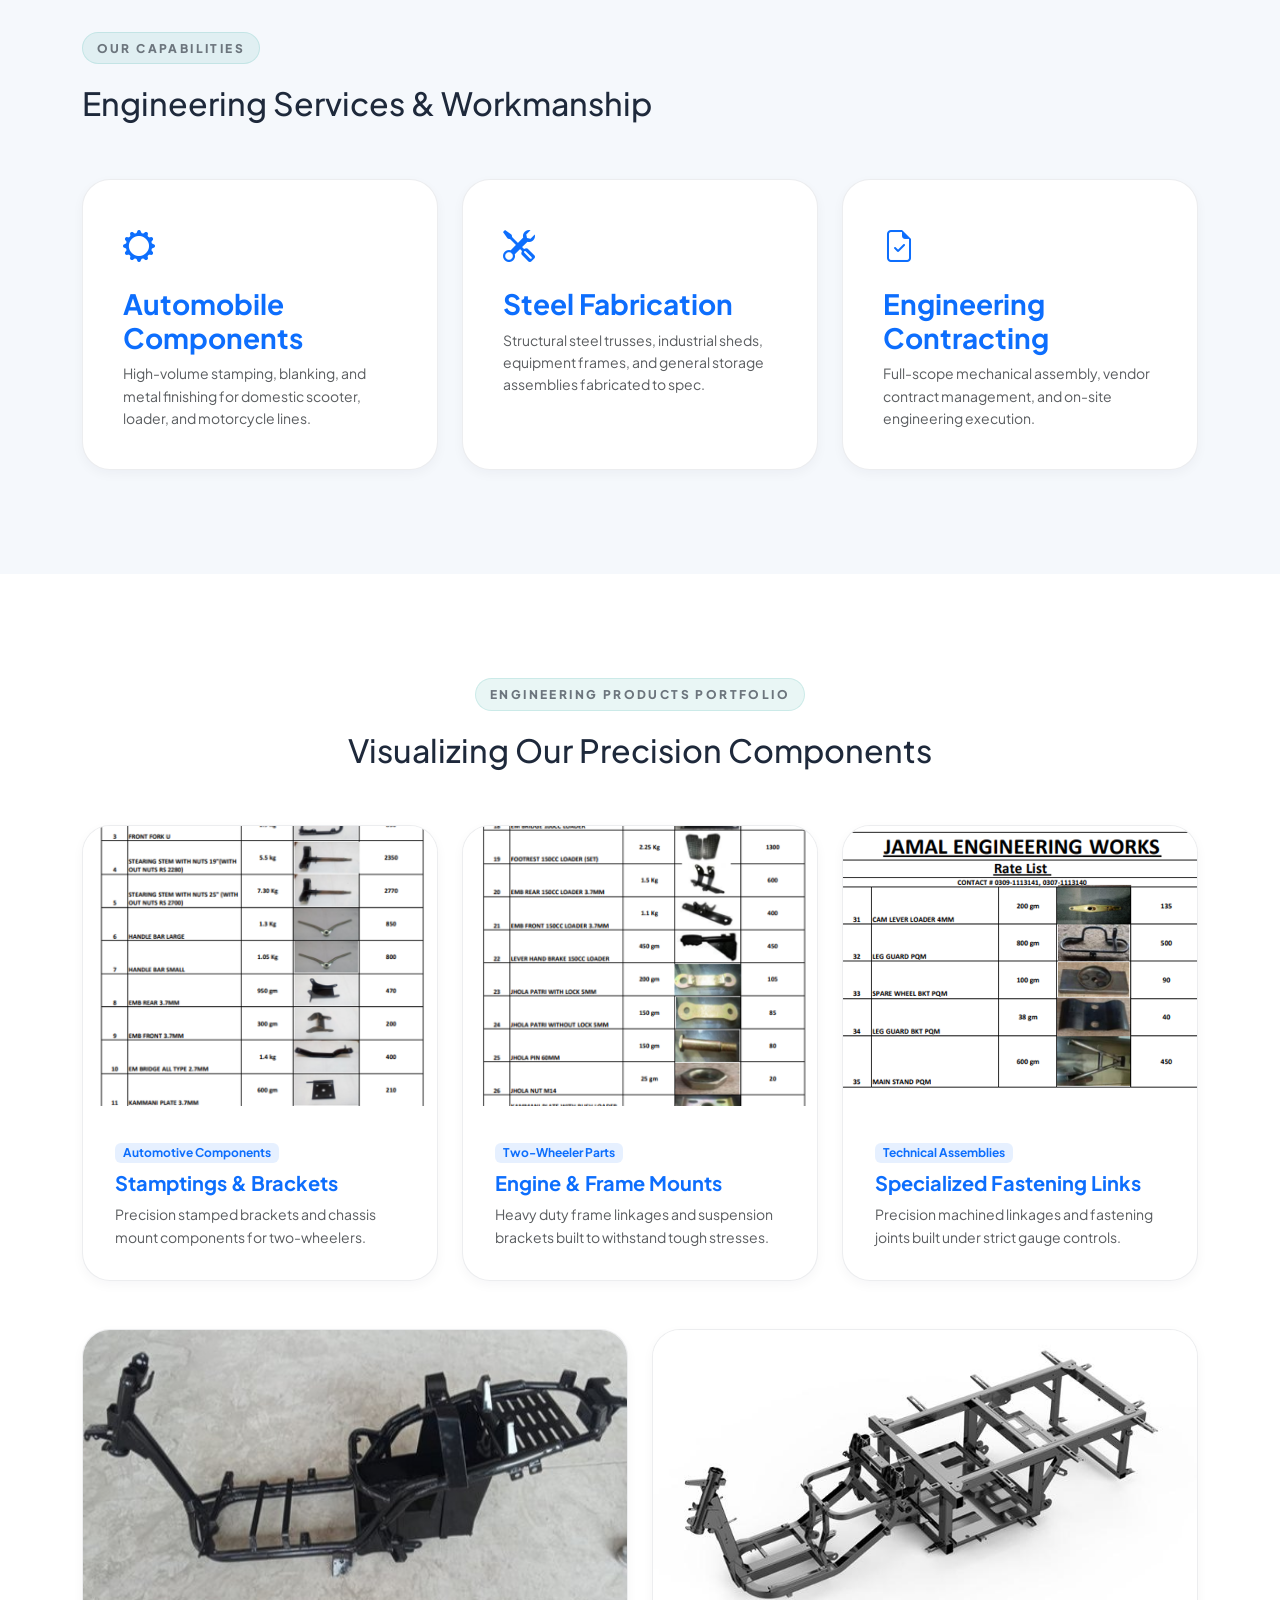
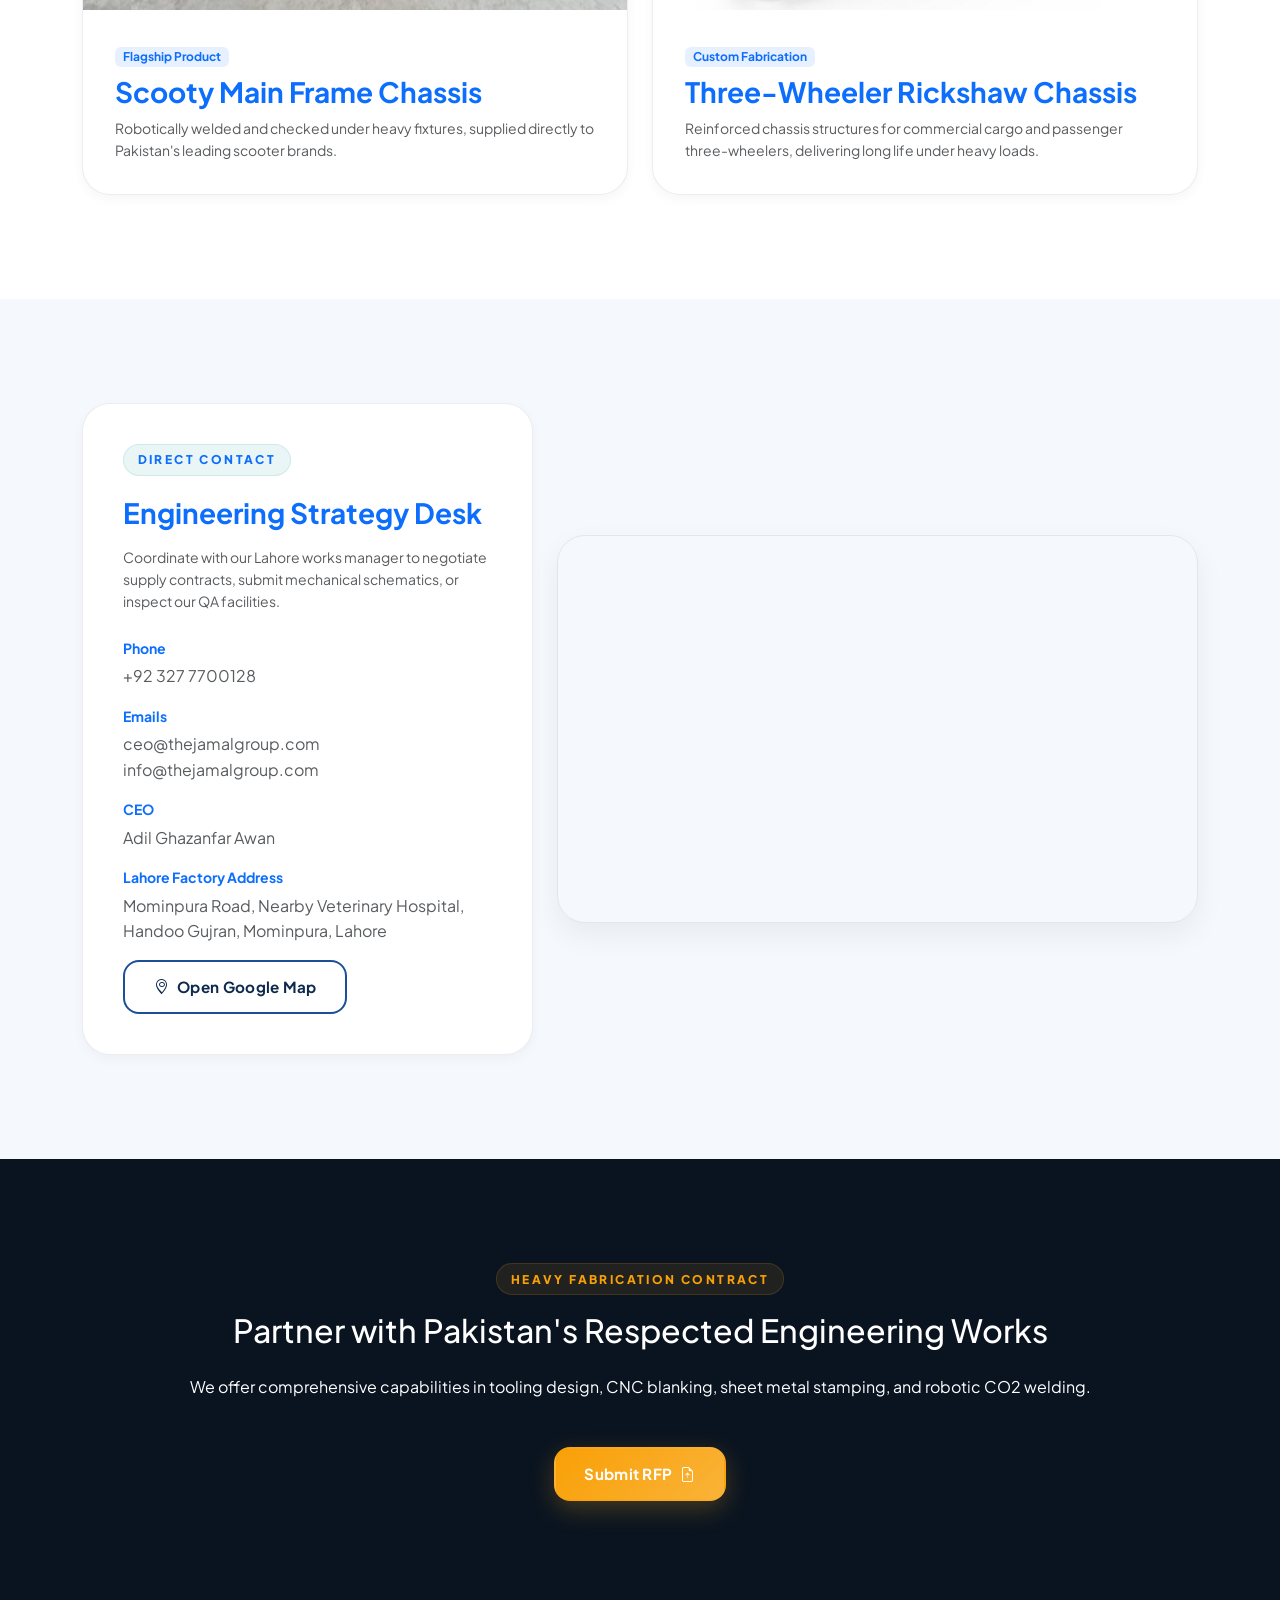
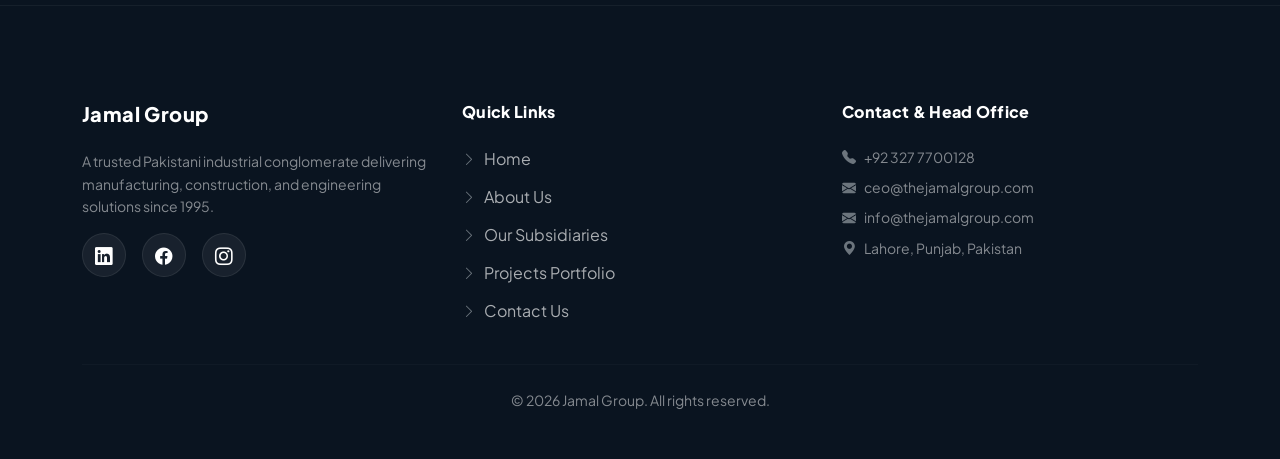
<file: engineering.html>
<!DOCTYPE html>
<html lang="en">
<head>
  <meta charset="UTF-8" />
  <meta name="viewport" content="width=device-width, initial-scale=1.0" />
  <title>Jamal Engineering Works | Engineering &amp; Fabrication</title>
  <link rel="icon" href="assets/main_logo_whitebg.png" type="image/x-icon" />
  <meta name="description" content="Jamal Engineering Works delivers automobile components, steel fabrication, and engineering contracting services in Pakistan." />
  <link rel="preconnect" href="https://fonts.googleapis.com" />
  <link rel="preconnect" href="https://fonts.gstatic.com" crossorigin />
  <link rel="stylesheet" href="https://cdn.jsdelivr.net/npm/bootstrap@5.3.3/dist/css/bootstrap.min.css" />
  <link rel="stylesheet" href="https://cdn.jsdelivr.net/npm/bootstrap-icons@1.10.5/font/bootstrap-icons.css" />
  <link rel="stylesheet" href="css/style.css" />
</head>
<body>
  <button class="back-to-top" aria-label="Back to top"><i class="bi bi-arrow-up-short"></i></button>

  <header class="navbar navbar-expand-lg navbar-dark sticky-top nav-main">
    <div class="container">
      <a class="navbar-brand fw-bold d-flex align-items-center gap-2" href="index.html">
        <img src="assets/main_logo_whitebg.png" alt="Jamal Group logo" class="brand-logo" />
        JAMAL GROUP
      </a>
      <button class="navbar-toggler" type="button" data-bs-toggle="collapse" data-bs-target="#navMenu" aria-controls="navMenu" aria-expanded="false" aria-label="Toggle navigation">
        <span class="navbar-toggler-icon"></span>
      </button>
      <div class="collapse navbar-collapse" id="navMenu">
        <ul class="navbar-nav ms-auto align-items-lg-center">
          <li class="nav-item"><a class="nav-link" href="index.html">Home</a></li>
          <li class="nav-item"><a class="nav-link" href="about.html">About</a></li>
          <li class="nav-item dropdown">
            <a class="nav-link dropdown-hover active" href="subsidiaries.html" role="button" data-bs-toggle="dropdown" aria-expanded="false">
              Subsidiaries
            </a>
            <ul class="dropdown-menu">
              <li><a class="dropdown-item" href="subsidiaries.html">All subsidiaries</a></li>
              <li><a class="dropdown-item" href="concrete.html">Jamal Concrete Solutions</a></li>
              <li><a class="dropdown-item active" href="engineering.html">Jamal Engineering Works</a></li>
              <li><a class="dropdown-item" href="construction.html">Jamal Construction Works</a></li>
            </ul>
          </li>
          <li class="nav-item"><a class="nav-link" href="products.html">Products</a></li>
          <li class="nav-item"><a class="nav-link" href="contact.html">Contact</a></li>
        </ul>
      </div>
    </div>
  </header>

  <main>
    <section class="hero hero-subtle text-dark overflow-hidden">
      <div class="hero-overlay"></div>
      <div class="container py-6">
        <div class="row align-items-center gy-4">
          <div class="col-lg-7">
            <img src="assets/eng_logo_whitebg.png" alt="Jamal Engineering Works logo" class="company-logo" />
            <span class="eyebrow text-white">Jamal Engineering Works (Pvt) Ltd</span>
            <h1 class="display-5 fw-bold text-white text-gradient-accent">Precision. Performance. Progress.</h1>
            <p class="lead text-white-75">Automobile components manufacturing, heavy steel fabrication, and custom mechanical engineering solutions serving Pakistan for over 35 years.</p>
          </div>
          <div class="col-lg-5">
            <div class="hero-card-glass">
              <span class="eyebrow eyebrow-accent">Founding Pillar</span>
              <h3 class="h4 fw-bold">Since 1995</h3>
              <p class="text-white-75 mb-0">Delivering corporate-grade vendor manufacturing and heavy fabrication contracts with unmatched precision.</p>
            </div>
          </div>
        </div>
      </div>
    </section>

    <!-- About Section -->
    <section class="section section-white">
      <div class="container">
        <div class="row align-items-center gy-5">
          <div class="col-lg-6 reveal">
            <span class="eyebrow text-secondary">Our Legacy</span>
            <h2>Respected Industrial Engineering Partner</h2>
            <p class="text-muted">Jamal Engineering Works (Pvt) Ltd is one of the oldest and most respected industrial enterprises within the Jamal Group, proudly serving Pakistan's engineering and manufacturing sector for over 35 years. Since its establishment, the company has been built on a commitment to quality, precision, and reliability, earning the trust of customers and industry partners across the country.</p>
            <p class="text-muted">We specialize in the manufacturing of high-quality automobile components for two-wheelers and three-wheelers, supplying parts to multiple leading companies throughout Pakistan. Through decades of technical expertise and continuous improvement, Jamal Engineering Works has developed a strong reputation as a dependable vendor capable of meeting demanding quality standards and production requirements.</p>
          </div>
          <div class="col-lg-6 reveal">
            <div class="card p-4 rounded-4 shadow-sm" style="border-top: 4px solid var(--secondary);">
              <h3 class="h5 fw-bold text-primary mb-3"><i class="bi bi-shield-check-fill me-2"></i>Fabrication &amp; Contracting</h3>
              <p class="small text-muted mb-4">In addition to automotive component manufacturing, the company provides comprehensive steel fabrication and engineering contracting services, delivering customized solutions for industrial, commercial, and infrastructure projects. Our experienced team, modern manufacturing capabilities, and customer-focused approach enable us to execute projects efficiently while maintaining the highest standards of workmanship and safety.</p>
              <p class="small text-muted mb-0 fw-semibold text-primary">As the founding pillar of the Jamal Group, Jamal Engineering Works continues to uphold the values that have defined our success for more than three decades: integrity, innovation, quality, and long-term partnerships.</p>
            </div>
          </div>
        </div>
      </div>
    </section>

    <!-- Services Grid -->
    <section class="section section-light">
      <div class="container">
        <div class="row mb-5 align-items-end">
          <div class="col-lg-7">
            <span class="eyebrow text-secondary">Our Capabilities</span>
            <h2>Engineering Services &amp; Workmanship</h2>
          </div>
        </div>
        <div class="row g-4">
          <div class="col-md-4 reveal">
            <article class="service-card h-100">
              <i class="bi bi-gear-wide fs-2 text-primary mb-3 d-block"></i>
              <h3 class="fw-bold text-primary">Automobile Components</h3>
              <p class="small text-muted mb-0">High-volume stamping, blanking, and metal finishing for domestic scooter, loader, and motorcycle lines.</p>
            </article>
          </div>
          <div class="col-md-4 reveal">
            <article class="service-card h-100">
              <i class="bi bi-tools fs-2 text-primary mb-3 d-block"></i>
              <h3 class="fw-bold text-primary">Steel Fabrication</h3>
              <p class="small text-muted mb-0">Structural steel trusses, industrial sheds, equipment frames, and general storage assemblies fabricated to spec.</p>
            </article>
          </div>
          <div class="col-md-4 reveal">
            <article class="service-card h-100">
              <i class="bi bi-file-earmark-check fs-2 text-primary mb-3 d-block"></i>
              <h3 class="fw-bold text-primary">Engineering Contracting</h3>
              <p class="small text-muted mb-0">Full-scope mechanical assembly, vendor contract management, and on-site engineering execution.</p>
            </article>
          </div>
        </div>
      </div>
    </section>

    <!-- Products Gallery (Assets Showcase) -->
    <section class="section section-white">
      <div class="container">
        <div class="row mb-5 text-center">
          <div class="col-12">
            <span class="eyebrow text-secondary">Engineering Products Portfolio</span>
            <h2>Visualizing Our Precision Components</h2>
          </div>
        </div>
        <!-- First Row: Product catalogs -->
        <div class="row g-4 justify-content-center mb-5">
          <div class="col-lg-4 col-md-6 reveal">
            <div class="product-showcase">
              <img src="assets/eng_products1.png" alt="Engineering Product Catalog 1" class="product-showcase-img" />
              <div class="product-showcase-content">
                <span class="badge bg-primary bg-opacity-10 text-primary mb-2">Automotive Components</span>
                <h3 class="fw-bold h5 text-primary">Stamptings &amp; Brackets</h3>
                <p class="small text-muted mb-0">Precision stamped brackets and chassis mount components for two-wheelers.</p>
              </div>
            </div>
          </div>
          <div class="col-lg-4 col-md-6 reveal">
            <div class="product-showcase">
              <img src="assets/eng_products2.png" alt="Engineering Product Catalog 2" class="product-showcase-img" />
              <div class="product-showcase-content">
                <span class="badge bg-primary bg-opacity-10 text-primary mb-2">Two-Wheeler Parts</span>
                <h3 class="fw-bold h5 text-primary">Engine &amp; Frame Mounts</h3>
                <p class="small text-muted mb-0">Heavy duty frame linkages and suspension brackets built to withstand tough stresses.</p>
              </div>
            </div>
          </div>
          <div class="col-lg-4 col-md-6 reveal">
            <div class="product-showcase">
              <img src="assets/eng_products3.png" alt="Engineering Product Catalog 3" class="product-showcase-img" />
              <div class="product-showcase-content">
                <span class="badge bg-primary bg-opacity-10 text-primary mb-2">Technical Assemblies</span>
                <h3 class="fw-bold h5 text-primary">Specialized Fastening Links</h3>
                <p class="small text-muted mb-0">Precision machined linkages and fastening joints built under strict gauge controls.</p>
              </div>
            </div>
          </div>
        </div>
        
        <!-- Second Row: Big product assets -->
        <div class="row g-4 justify-content-center">
          <div class="col-lg-6 reveal">
            <div class="product-showcase">
              <img src="assets/chassis-for-scooty.jpg.jpeg" alt="Chassis for Scooty" class="product-showcase-img" />
              <div class="product-showcase-content">
                <span class="badge bg-primary bg-opacity-10 text-primary mb-2">Flagship Product</span>
                <h3 class="fw-bold text-primary">Scooty Main Frame Chassis</h3>
                <p class="small text-muted mb-0">Robotically welded and checked under heavy fixtures, supplied directly to Pakistan's leading scooter brands.</p>
              </div>
            </div>
          </div>
          <div class="col-lg-6 reveal">
            <div class="product-showcase">
              <img src="assets/custom-3-wheelers_08.jpg.jpeg" alt="Custom 3-Wheelers Components" class="product-showcase-img" />
              <div class="product-showcase-content">
                <span class="badge bg-primary bg-opacity-10 text-primary mb-2">Custom Fabrication</span>
                <h3 class="fw-bold text-primary">Three-Wheeler Rickshaw Chassis</h3>
                <p class="small text-muted mb-0">Reinforced chassis structures for commercial cargo and passenger three-wheelers, delivering long life under heavy loads.</p>
              </div>
            </div>
          </div>
        </div>
      </div>
    </section>

    <!-- Contact & Location Desk -->
    <section class="section section-light" id="engineering-contact">
      <div class="container">
        <div class="row gy-5 align-items-center">
          <div class="col-lg-5 reveal">
            <div class="contact-card">
              <span class="eyebrow text-primary">Direct Contact</span>
              <h3 class="fw-bold text-primary mb-3">Engineering Strategy Desk</h3>
              <p class="text-muted small mb-4">Coordinate with our Lahore works manager to negotiate supply contracts, submit mechanical schematics, or inspect our QA facilities.</p>
              
              <div class="mb-3">
                <label class="fw-bold text-primary small d-block mb-1">Phone</label>
                <p class="mb-0 text-muted">+92 327 7700128</p>
              </div>
              <div class="mb-3">
                <label class="fw-bold text-primary small d-block mb-1">Emails</label>
                <p class="mb-0 text-muted"><a href="mailto:ceo@thejamalgroup.com">ceo@thejamalgroup.com</a></p>
                <p class="mb-0 text-muted"><a href="mailto:info@thejamalgroup.com">info@thejamalgroup.com</a></p>
              </div>
              <div class="mb-3">
                <label class="fw-bold text-primary small d-block mb-1">CEO</label>
                <p class="mb-0 text-muted">Adil Ghazanfar Awan</p>
              </div>
              <div class="mb-0">
                <label class="fw-bold text-primary small d-block mb-1">Lahore Factory Address</label>
                <p class="mb-0 text-muted">Mominpura Road, Nearby Veterinary Hospital, Handoo Gujran, Mominpura, Lahore</p>
                <a href="https://share.google/aLaaU62pOQ55m4r9u" target="_blank" class="btn btn-outline-primary btn-sm mt-3"><i class="bi bi-geo-alt"></i> Open Google Map</a>
              </div>
            </div>
          </div>
          <div class="col-lg-7 reveal">
            <div class="map-container">
              <iframe 
                src="https://www.google.com/maps/embed?pb=!1m18!1m12!1m3!1d3399.123456789012!2d74.4234567!3d31.5789012!2m3!1f0!2f0!3f0!3m2!1i1024!2i768!4f13.1!3m3!1m2!1s0x391910a123456789%3A0xabcdefabcdefabcd!2sMominpura%20Rd%2C%20Lahore%2C%20Punjab%2C%20Pakistan!5e0!3m2!1sen!2s!4v1718810000001!5m2!1sen!2s" 
                class="map-iframe" 
                allowfullscreen="" 
                loading="lazy" 
                referrerpolicy="no-referrer-when-downgrade">
              </iframe>
            </div>
          </div>
        </div>
      </div>
    </section>

    <!-- Footer CTA -->
    <section class="section section-dark text-center">
      <div class="container reveal">
        <span class="eyebrow eyebrow-accent mb-3">Heavy Fabrication Contract</span>
        <h2 class="text-white mb-4">Partner with Pakistan's Respected Engineering Works</h2>
        <p class="text-white-75 mb-5 max-width-600 mx-auto">We offer comprehensive capabilities in tooling design, CNC blanking, sheet metal stamping, and robotic CO2 welding.</p>
        <a href="contact.html" class="btn btn-accent btn-lg">Submit RFP <i class="bi bi-file-earmark-arrow-up"></i></a>
      </div>
    </section>
  </main>

  <footer class="site-footer">
    <div class="container">
      <div class="row gy-4">
        <div class="col-lg-4">
          <h3 class="h5">Jamal Group</h3>
          <p class="text-white-50 small mb-3">A trusted Pakistani industrial conglomerate delivering manufacturing, construction, and engineering solutions since 1995.</p>
          <div class="social-icons">
            <a href="#" aria-label="LinkedIn"><i class="bi bi-linkedin"></i></a>
            <a href="#" aria-label="Facebook"><i class="bi bi-facebook"></i></a>
            <a href="#" aria-label="Instagram"><i class="bi bi-instagram"></i></a>
          </div>
        </div>
        <div class="col-lg-4 col-md-6">
          <h4 class="h6">Quick Links</h4>
          <ul class="list-unstyled footer-links">
            <li><a href="index.html"><i class="bi bi-chevron-right text-secondary small"></i> Home</a></li>
            <li><a href="about.html"><i class="bi bi-chevron-right text-secondary small"></i> About Us</a></li>
            <li><a href="subsidiaries.html"><i class="bi bi-chevron-right text-secondary small"></i> Our Subsidiaries</a></li>
            <li><a href="projects.html"><i class="bi bi-chevron-right text-secondary small"></i> Projects Portfolio</a></li>
            <li><a href="contact.html"><i class="bi bi-chevron-right text-secondary small"></i> Contact Us</a></li>
          </ul>
        </div>
        <div class="col-lg-4 col-md-6">
          <h4 class="h6">Contact &amp; Head Office</h4>
          <p class="mb-2 text-white-50 small"><i class="bi bi-telephone-fill text-secondary me-2"></i>+92 327 7700128</p>
          <p class="mb-2 text-white-50 small"><i class="bi bi-envelope-fill text-secondary me-2"></i>ceo@thejamalgroup.com</p>
          <p class="mb-2 text-white-50 small"><i class="bi bi-envelope-fill text-secondary me-2"></i>info@thejamalgroup.com</p>
          <p class="mb-0 text-white-50 small"><i class="bi bi-geo-alt-fill text-secondary me-2"></i>Lahore, Punjab, Pakistan</p>
        </div>
      </div>
      <hr class="border-secondary border-opacity-25 my-4" />
      <div class="text-center text-white-50 small">
        © 2026 Jamal Group. All rights reserved.
      </div>
    </div>
  </footer>

  <a href="https://wa.me/923277700128?text=Hello%20Jamal%20Group%2C%20I%20would%20like%20to%20chat%20about%20your%20services." class="whatsapp-chat" target="_blank" rel="noopener noreferrer" aria-label="Chat on WhatsApp">
    <i class="bi bi-whatsapp fs-3"></i>
  </a>
  <script src="https://cdn.jsdelivr.net/npm/bootstrap@5.3.3/dist/js/bootstrap.bundle.min.js"></script>
  <script src="js/main.js"></script>
</body>
</html>
</file>
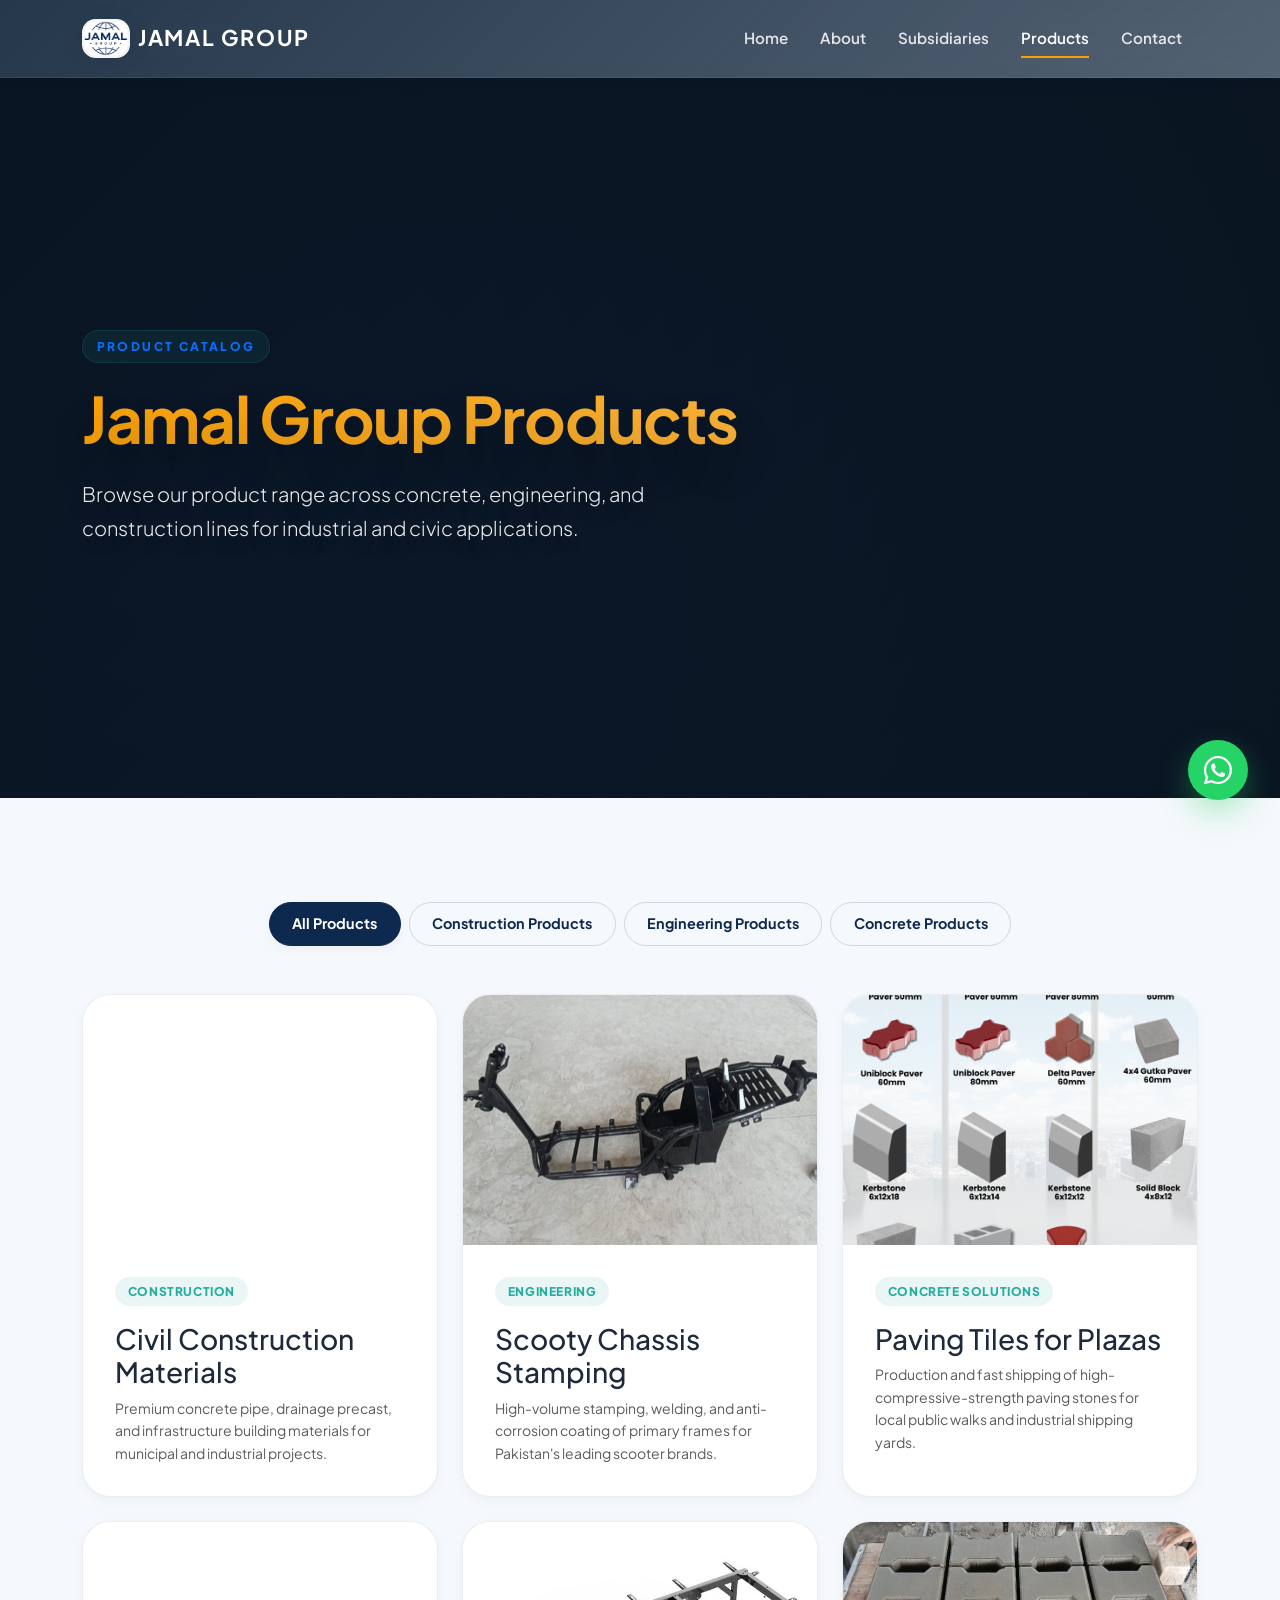
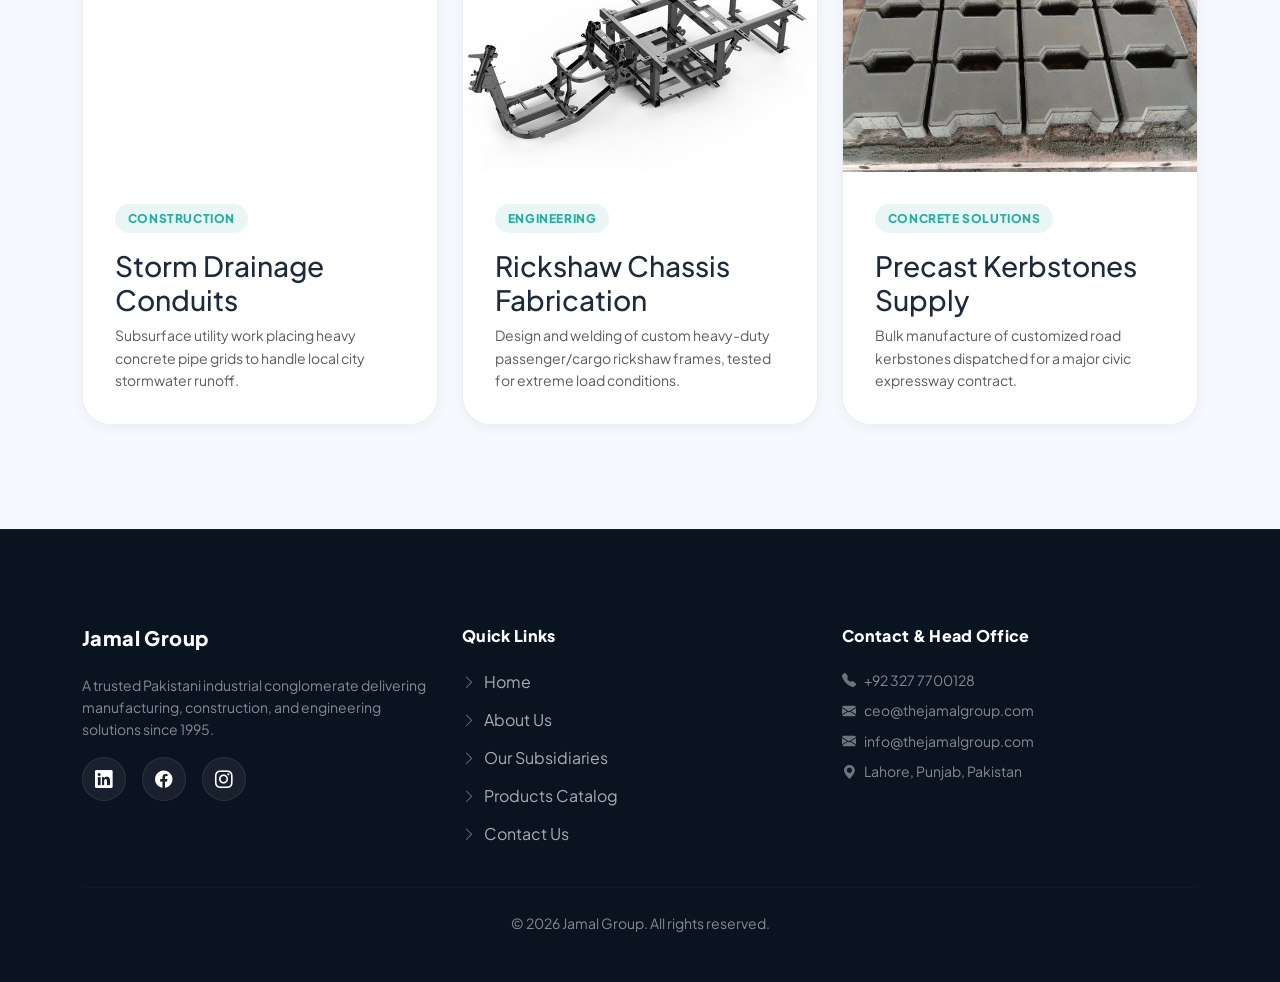
<file: products.html>
<!DOCTYPE html>
<html lang="en">
<head>
  <meta charset="UTF-8" />
  <meta name="viewport" content="width=device-width, initial-scale=1.0" />
  <title>Products | Jamal Group Catalog</title>
  <link rel="icon" href="assets/main_logo_whitebg.png" type="image/x-icon" />
  <meta name="description" content="Explore Jamal Group's products across construction, engineering, and concrete solutions." />
  <link rel="preconnect" href="https://fonts.googleapis.com" />
  <link rel="preconnect" href="https://fonts.gstatic.com" crossorigin />
  <link rel="stylesheet" href="https://cdn.jsdelivr.net/npm/bootstrap@5.3.3/dist/css/bootstrap.min.css" />
  <link rel="stylesheet" href="https://cdn.jsdelivr.net/npm/bootstrap-icons@1.10.5/font/bootstrap-icons.css" />
  <link rel="stylesheet" href="css/style.css" />
  <style>
    /* Inline additions for product filtering UI */
    .filter-btn {
      background: transparent;
      border: 1px solid rgba(14, 34, 56, 0.15);
      color: var(--primary);
      padding: 0.6rem 1.4rem;
      border-radius: var(--radius-full);
      font-weight: 700;
      font-size: 0.9rem;
      transition: var(--transition);
      cursor: pointer;
    }
    .filter-btn.active, .filter-btn:hover {
      background: var(--primary);
      color: #fff;
      border-color: var(--primary);
      box-shadow: var(--shadow-sm);
    }
    .portfolio-grid .col-md-4 {
      transition: var(--transition);
    }
  </style>
</head>
<body>
  <button class="back-to-top" aria-label="Back to top"><i class="bi bi-arrow-up-short"></i></button>

  <header class="navbar navbar-expand-lg navbar-dark sticky-top nav-main">
    <div class="container">
      <a class="navbar-brand fw-bold d-flex align-items-center gap-2" href="index.html">
        <img src="assets/main_logo_whitebg.png" alt="Jamal Group logo" class="brand-logo" />
        JAMAL GROUP
      </a>
      <button class="navbar-toggler" type="button" data-bs-toggle="collapse" data-bs-target="#navMenu" aria-controls="navMenu" aria-expanded="false" aria-label="Toggle navigation">
        <span class="navbar-toggler-icon"></span>
      </button>
      <div class="collapse navbar-collapse" id="navMenu">
        <ul class="navbar-nav ms-auto align-items-lg-center">
          <li class="nav-item"><a class="nav-link" href="index.html">Home</a></li>
          <li class="nav-item"><a class="nav-link" href="about.html">About</a></li>
          <li class="nav-item dropdown">
            <a class="nav-link dropdown-hover" href="subsidiaries.html" role="button" data-bs-toggle="dropdown" aria-expanded="false">
              Subsidiaries
            </a>
            <ul class="dropdown-menu">
              <li><a class="dropdown-item" href="subsidiaries.html">All subsidiaries</a></li>
              <li><a class="dropdown-item" href="concrete.html">Jamal Concrete Solutions</a></li>
              <li><a class="dropdown-item" href="engineering.html">Jamal Engineering Works</a></li>
              <li><a class="dropdown-item" href="construction.html">Jamal Construction Works</a></li>
            </ul>
          </li>
          <li class="nav-item"><a class="nav-link active" href="products.html">Products</a></li>
          <li class="nav-item"><a class="nav-link" href="contact.html">Contact</a></li>
        </ul>
      </div>
    </div>
  </header>

  <main>
    <section class="hero hero-subtle text-dark overflow-hidden">
      <div class="hero-overlay"></div>
      <div class="container py-6">
        <div class="row align-items-center gy-4">
          <div class="col-lg-8">
            <span class="eyebrow text-primary">Product Catalog</span>
            <h1 class="display-5 fw-bold text-white text-gradient-accent">Jamal Group Products</h1>
            <p class="lead text-white-75">Browse our product range across concrete, engineering, and construction lines for industrial and civic applications.</p>
          </div>
        </div>
      </div>
    </section>

    <!-- Product Catalog Section with Interactive Filter -->
    <section class="section section-light">
      <div class="container">
        <!-- Filter Controls -->
        <div class="d-flex flex-wrap justify-content-center gap-2 mb-5 reveal">
          <button class="filter-btn active" data-filter="all">All Products</button>
          <button class="filter-btn" data-filter="construction">Construction Products</button>
          <button class="filter-btn" data-filter="engineering">Engineering Products</button>
          <button class="filter-btn" data-filter="concrete">Concrete Products</button>
        </div>

        <!-- Product Cards Grid -->
        <div class="row g-4 portfolio-grid">
          <!-- Construction Product 1 -->
          <div class="col-md-4 portfolio-item" data-category="construction">
            <article class="project-card h-100">
              <div class="project-image-wrap">
                <div class="project-image" style="background-image: url('https://images.unsplash.com/photo-1529429617124-2698a4346887?auto=format&fit=crop&w=900&q=80');"></div>
              </div>
              <div class="project-card-content">
                <span class="tag">Construction</span>
                <h3>Civil Construction Materials</h3>
                <p class="small text-muted mb-0">Premium concrete pipe, drainage precast, and infrastructure building materials for municipal and industrial projects.</p>
              </div>
            </article>
          </div>

          <!-- Engineering Product 1 (Scooty Frame Chassis) -->
          <div class="col-md-4 portfolio-item" data-category="engineering">
            <article class="project-card h-100">
              <div class="project-image-wrap">
                <div class="project-image" style="background-image: url('assets/chassis-for-scooty.jpg.jpeg');"></div>
              </div>
              <div class="project-card-content">
                <span class="tag">Engineering</span>
                <h3>Scooty Chassis Stamping</h3>
                <p class="small text-muted mb-0">High-volume stamping, welding, and anti-corrosion coating of primary frames for Pakistan's leading scooter brands.</p>
              </div>
            </article>
          </div>

          <!-- Concrete Product 1 (Paving Stones) -->
          <div class="col-md-4 portfolio-item" data-category="concrete">
            <article class="project-card h-100">
              <div class="project-image-wrap">
                <div class="project-image" style="background-image: url('assets/concrete_products.png');"></div>
              </div>
              <div class="project-card-content">
                <span class="tag">Concrete Solutions</span>
                <h3>Paving Tiles for Plazas</h3>
                <p class="small text-muted mb-0">Production and fast shipping of high-compressive-strength paving stones for local public walks and industrial shipping yards.</p>
              </div>
            </article>
          </div>

          <!-- Construction Product 2 -->
          <div class="col-md-4 portfolio-item" data-category="construction">
            <article class="project-card h-100">
              <div class="project-image-wrap">
                <div class="project-image" style="background-image: url('https://images.unsplash.com/photo-1500530855697-b586d89ba3ee?auto=format&fit=crop&w=900&q=80');"></div>
              </div>
              <div class="project-card-content">
                <span class="tag">Construction</span>
                <h3>Storm Drainage Conduits</h3>
                <p class="small text-muted mb-0">Subsurface utility work placing heavy concrete pipe grids to handle local city stormwater runoff.</p>
              </div>
            </article>
          </div>

          <!-- Engineering Product 2 (Rickshaw Chassis) -->
          <div class="col-md-4 portfolio-item" data-category="engineering">
            <article class="project-card h-100">
              <div class="project-image-wrap">
                <div class="project-image" style="background-image: url('assets/custom-3-wheelers_08.jpg.jpeg');"></div>
              </div>
              <div class="project-card-content">
                <span class="tag">Engineering</span>
                <h3>Rickshaw Chassis Fabrication</h3>
                <p class="small text-muted mb-0">Design and welding of custom heavy-duty passenger/cargo rickshaw frames, tested for extreme load conditions.</p>
              </div>
            </article>
          </div>

          <!-- Concrete Product 2 (Yard Batch) -->
          <div class="col-md-4 portfolio-item" data-category="concrete">
            <article class="project-card h-100">
              <div class="project-image-wrap">
                <div class="project-image" style="background-image: url('assets/IMG_0752.JPG.jpeg');"></div>
              </div>
              <div class="project-card-content">
                <span class="tag">Concrete Solutions</span>
                <h3>Precast Kerbstones Supply</h3>
                <p class="small text-muted mb-0">Bulk manufacture of customized road kerbstones dispatched for a major civic expressway contract.</p>
              </div>
            </article>
          </div>
        </div>
      </div>
    </section>
  </main>

  <footer class="site-footer">
    <div class="container">
      <div class="row gy-4">
        <div class="col-lg-4">
          <h3 class="h5">Jamal Group</h3>
          <p class="text-white-50 small mb-3">A trusted Pakistani industrial conglomerate delivering manufacturing, construction, and engineering solutions since 1995.</p>
          <div class="social-icons">
            <a href="#" aria-label="LinkedIn"><i class="bi bi-linkedin"></i></a>
            <a href="#" aria-label="Facebook"><i class="bi bi-facebook"></i></a>
            <a href="#" aria-label="Instagram"><i class="bi bi-instagram"></i></a>
          </div>
        </div>
        <div class="col-lg-4 col-md-6">
          <h4 class="h6">Quick Links</h4>
          <ul class="list-unstyled footer-links">
            <li><a href="index.html"><i class="bi bi-chevron-right text-secondary small"></i> Home</a></li>
            <li><a href="about.html"><i class="bi bi-chevron-right text-secondary small"></i> About Us</a></li>
            <li><a href="subsidiaries.html"><i class="bi bi-chevron-right text-secondary small"></i> Our Subsidiaries</a></li>
            <li><a href="products.html"><i class="bi bi-chevron-right text-secondary small"></i> Products Catalog</a></li>
            <li><a href="contact.html"><i class="bi bi-chevron-right text-secondary small"></i> Contact Us</a></li>
          </ul>
        </div>
        <div class="col-lg-4 col-md-6">
          <h4 class="h6">Contact &amp; Head Office</h4>
          <p class="mb-2 text-white-50 small"><i class="bi bi-telephone-fill text-secondary me-2"></i>+92 327 7700128</p>
          <p class="mb-2 text-white-50 small"><i class="bi bi-envelope-fill text-secondary me-2"></i>ceo@thejamalgroup.com</p>
          <p class="mb-2 text-white-50 small"><i class="bi bi-envelope-fill text-secondary me-2"></i>info@thejamalgroup.com</p>
          <p class="mb-0 text-white-50 small"><i class="bi bi-geo-alt-fill text-secondary me-2"></i>Lahore, Punjab, Pakistan</p>
        </div>
      </div>
      <hr class="border-secondary border-opacity-25 my-4" />
      <div class="text-center text-white-50 small">
        © 2026 Jamal Group. All rights reserved.
      </div>
    </div>
  </footer>

  <a href="https://wa.me/923277700128?text=Hello%20Jamal%20Group%2C%20I%20would%20like%20to%20chat%20about%20your%20services." class="whatsapp-chat" target="_blank" rel="noopener noreferrer" aria-label="Chat on WhatsApp">
    <i class="bi bi-whatsapp fs-3"></i>
  </a>
  <script src="https://cdn.jsdelivr.net/npm/bootstrap@5.3.3/dist/js/bootstrap.bundle.min.js"></script>
  <script src="js/main.js"></script>
  <!-- Simple inline script to manage filtering -->
  <script>
    document.querySelectorAll('.filter-btn').forEach(btn => {
      btn.addEventListener('click', () => {
        document.querySelector('.filter-btn.active').classList.remove('active');
        btn.classList.add('active');
        const filter = btn.getAttribute('data-filter');
        document.querySelectorAll('.portfolio-item').forEach(item => {
          if (filter === 'all' || item.getAttribute('data-category') === filter) {
            item.style.display = 'block';
          } else {
            item.style.display = 'none';
          }
        });
      });
    });
  </script>
</body>
</html>
</file>
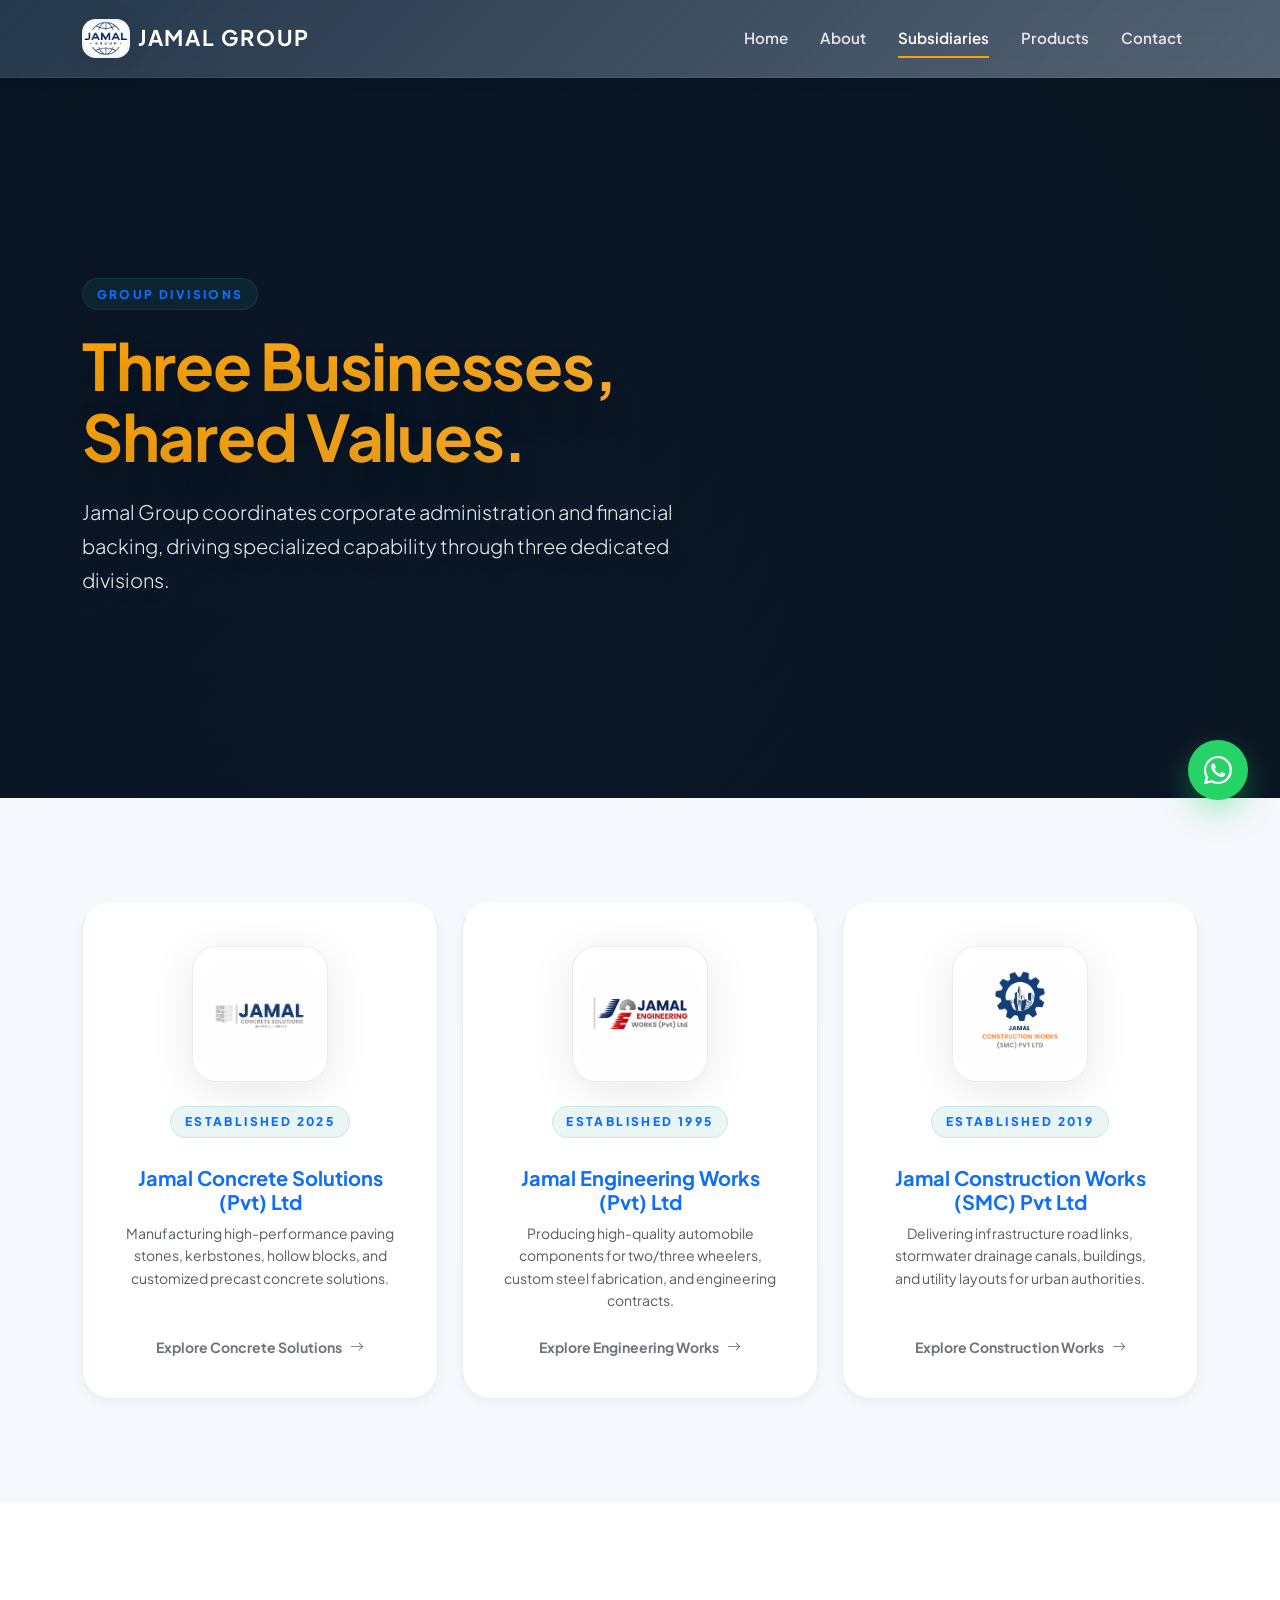
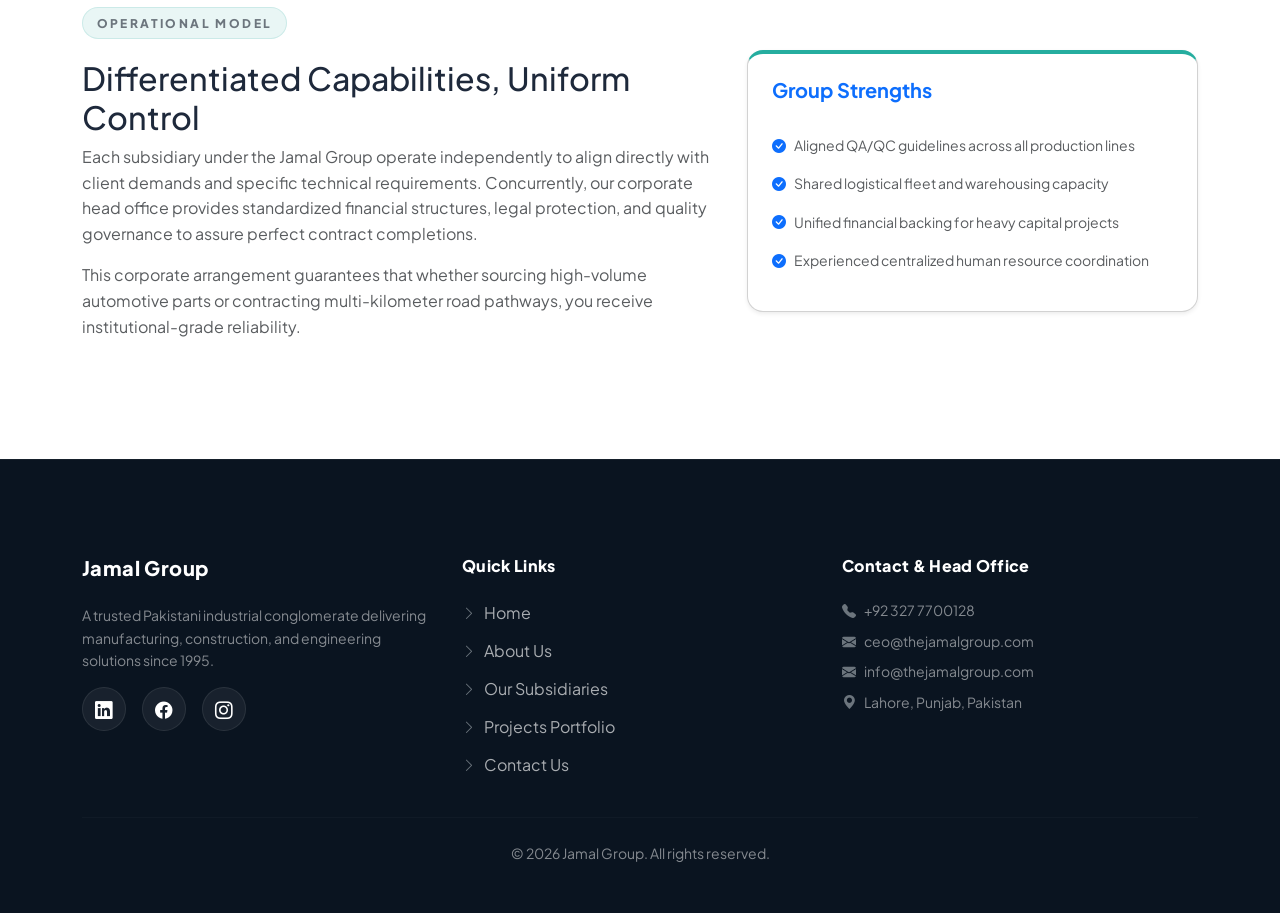
<file: subsidiaries.html>
<!DOCTYPE html>
<html lang="en">
<head>
  <meta charset="UTF-8" />
  <meta name="viewport" content="width=device-width, initial-scale=1.0" />
  <title>Subsidiaries | Jamal Group Divisions</title>
  <link rel="icon" href="assets/main_logo_whitebg.png" type="image/x-icon" />
  <meta name="description" content="Explore Jamal Group's specialized subsidiaries in concrete manufacturing, engineering, and construction." />
  <link rel="preconnect" href="https://fonts.googleapis.com" />
  <link rel="preconnect" href="https://fonts.gstatic.com" crossorigin />
  <link rel="stylesheet" href="https://cdn.jsdelivr.net/npm/bootstrap@5.3.3/dist/css/bootstrap.min.css" />
  <link rel="stylesheet" href="https://cdn.jsdelivr.net/npm/bootstrap-icons@1.10.5/font/bootstrap-icons.css" />
  <link rel="stylesheet" href="css/style.css" />
</head>
<body>
  <button class="back-to-top" aria-label="Back to top"><i class="bi bi-arrow-up-short"></i></button>

  <header class="navbar navbar-expand-lg navbar-dark sticky-top nav-main">
    <div class="container">
      <a class="navbar-brand fw-bold d-flex align-items-center gap-2" href="index.html">
        <img src="assets/main_logo_whitebg.png" alt="Jamal Group logo" class="brand-logo" />
        JAMAL GROUP
      </a>
      <button class="navbar-toggler" type="button" data-bs-toggle="collapse" data-bs-target="#navMenu" aria-controls="navMenu" aria-expanded="false" aria-label="Toggle navigation">
        <span class="navbar-toggler-icon"></span>
      </button>
      <div class="collapse navbar-collapse" id="navMenu">
        <ul class="navbar-nav ms-auto align-items-lg-center">
          <li class="nav-item"><a class="nav-link" href="index.html">Home</a></li>
          <li class="nav-item"><a class="nav-link" href="about.html">About</a></li>
          <li class="nav-item dropdown">
            <a class="nav-link dropdown-hover active" href="subsidiaries.html" role="button" data-bs-toggle="dropdown" aria-expanded="false">
              Subsidiaries
            </a>
            <ul class="dropdown-menu">
              <li><a class="dropdown-item active" href="subsidiaries.html">All subsidiaries</a></li>
              <li><a class="dropdown-item" href="concrete.html">Jamal Concrete Solutions</a></li>
              <li><a class="dropdown-item" href="engineering.html">Jamal Engineering Works</a></li>
              <li><a class="dropdown-item" href="construction.html">Jamal Construction Works</a></li>
            </ul>
          </li>
          <li class="nav-item"><a class="nav-link" href="products.html">Products</a></li>
          <li class="nav-item"><a class="nav-link" href="contact.html">Contact</a></li>
        </ul>
      </div>
    </div>
  </header>

  <main>
    <section class="hero hero-subtle text-dark overflow-hidden">
      <div class="hero-overlay"></div>
      <div class="container py-6">
        <div class="row align-items-center gy-4">
          <div class="col-lg-8">
            <span class="eyebrow text-primary">Group Divisions</span>
            <h1 class="display-5 fw-bold text-white text-gradient-accent">Three Businesses, Shared Values.</h1>
            <p class="lead text-white-75">Jamal Group coordinates corporate administration and financial backing, driving specialized capability through three dedicated divisions.</p>
          </div>
        </div>
      </div>
    </section>

    <!-- Subsidiaries Grid Section -->
    <section class="section section-light">
      <div class="container">
        <div class="row g-4 justify-content-center">
          <!-- Concrete Solutions -->
          <div class="col-lg-4 col-md-6 reveal">
            <a class="card card-subsidiary h-100 text-decoration-none" href="concrete.html">
              <div class="card-body p-0 d-flex flex-column align-items-center text-center">
                <img src="assets/concrete_logo.png" alt="Jamal Concrete Solutions logo" class="company-logo" />
                <span class="eyebrow text-primary">Established 2025</span>
                <h3 class="h5 mt-2 fw-bold text-primary">Jamal Concrete Solutions (Pvt) Ltd</h3>
                <p class="small text-muted mb-0">Manufacturing high-performance paving stones, kerbstones, hollow blocks, and customized precast concrete solutions.</p>
              </div>
              <div class="mt-4 text-secondary fw-bold small d-flex align-items-center gap-2">
                Explore Concrete Solutions <i class="bi bi-arrow-right"></i>
              </div>
            </a>
          </div>
          <!-- Engineering Works -->
          <div class="col-lg-4 col-md-6 reveal">
            <a class="card card-subsidiary h-100 text-decoration-none" href="engineering.html">
              <div class="card-body p-0 d-flex flex-column align-items-center text-center">
                <img src="assets/eng_logo.png" alt="Jamal Engineering Works logo" class="company-logo" />
                <span class="eyebrow text-primary">Established 1995</span>
                <h3 class="h5 mt-2 fw-bold text-primary">Jamal Engineering Works (Pvt) Ltd</h3>
                <p class="small text-muted mb-0">Producing high-quality automobile components for two/three wheelers, custom steel fabrication, and engineering contracts.</p>
              </div>
              <div class="mt-4 text-secondary fw-bold small d-flex align-items-center gap-2">
                Explore Engineering Works <i class="bi bi-arrow-right"></i>
              </div>
            </a>
          </div>
          <!-- Construction Works -->
          <div class="col-lg-4 col-md-12 reveal">
            <a class="card card-subsidiary h-100 text-decoration-none" href="construction.html">
              <div class="card-body p-0 d-flex flex-column align-items-center text-center">
                <img src="assets/const_logo.png" alt="Jamal Construction Works logo" class="company-logo" />
                <span class="eyebrow text-primary">Established 2019</span>
                <h3 class="h5 mt-2 fw-bold text-primary">Jamal Construction Works (SMC) Pvt Ltd</h3>
                <p class="small text-muted mb-0">Delivering infrastructure road links, stormwater drainage canals, buildings, and utility layouts for urban authorities.</p>
              </div>
              <div class="mt-4 text-secondary fw-bold small d-flex align-items-center gap-2">
                Explore Construction Works <i class="bi bi-arrow-right"></i>
              </div>
            </a>
          </div>
        </div>
      </div>
    </section>

    <!-- Group Strengths / Aligned Safety -->
    <section class="section section-white">
      <div class="container">
        <div class="row align-items-center gy-5">
          <div class="col-lg-7 reveal">
            <span class="eyebrow text-secondary">Operational Model</span>
            <h2>Differentiated Capabilities, Uniform Control</h2>
            <p class="text-muted">Each subsidiary under the Jamal Group operate independently to align directly with client demands and specific technical requirements. Concurrently, our corporate head office provides standardized financial structures, legal protection, and quality governance to assure perfect contract completions.</p>
            <p class="text-muted">This corporate arrangement guarantees that whether sourcing high-volume automotive parts or contracting multi-kilometer road pathways, you receive institutional-grade reliability.</p>
          </div>
          <div class="col-lg-5 reveal">
            <div class="card p-4 rounded-4 shadow-sm" style="border-top: 4px solid var(--secondary);">
              <h3 class="h5 fw-bold text-primary mb-3">Group Strengths</h3>
              <ul class="list-unstyled mt-3 text-muted small">
                <li class="mb-3"><i class="bi bi-check-circle-fill text-primary me-2"></i>Aligned QA/QC guidelines across all production lines</li>
                <li class="mb-3"><i class="bi bi-check-circle-fill text-primary me-2"></i>Shared logistical fleet and warehousing capacity</li>
                <li class="mb-3"><i class="bi bi-check-circle-fill text-primary me-2"></i>Unified financial backing for heavy capital projects</li>
                <li class="mb-0"><i class="bi bi-check-circle-fill text-primary me-2"></i>Experienced centralized human resource coordination</li>
              </ul>
            </div>
          </div>
        </div>
      </div>
    </section>
  </main>

  <footer class="site-footer">
    <div class="container">
      <div class="row gy-4">
        <div class="col-lg-4">
          <h3 class="h5">Jamal Group</h3>
          <p class="text-white-50 small mb-3">A trusted Pakistani industrial conglomerate delivering manufacturing, construction, and engineering solutions since 1995.</p>
          <div class="social-icons">
            <a href="#" aria-label="LinkedIn"><i class="bi bi-linkedin"></i></a>
            <a href="#" aria-label="Facebook"><i class="bi bi-facebook"></i></a>
            <a href="#" aria-label="Instagram"><i class="bi bi-instagram"></i></a>
          </div>
        </div>
        <div class="col-lg-4 col-md-6">
          <h4 class="h6">Quick Links</h4>
          <ul class="list-unstyled footer-links">
            <li><a href="index.html"><i class="bi bi-chevron-right text-secondary small"></i> Home</a></li>
            <li><a href="about.html"><i class="bi bi-chevron-right text-secondary small"></i> About Us</a></li>
            <li><a href="subsidiaries.html"><i class="bi bi-chevron-right text-secondary small"></i> Our Subsidiaries</a></li>
            <li><a href="projects.html"><i class="bi bi-chevron-right text-secondary small"></i> Projects Portfolio</a></li>
            <li><a href="contact.html"><i class="bi bi-chevron-right text-secondary small"></i> Contact Us</a></li>
          </ul>
        </div>
        <div class="col-lg-4 col-md-6">
          <h4 class="h6">Contact &amp; Head Office</h4>
          <p class="mb-2 text-white-50 small"><i class="bi bi-telephone-fill text-secondary me-2"></i>+92 327 7700128</p>
          <p class="mb-2 text-white-50 small"><i class="bi bi-envelope-fill text-secondary me-2"></i>ceo@thejamalgroup.com</p>
          <p class="mb-2 text-white-50 small"><i class="bi bi-envelope-fill text-secondary me-2"></i>info@thejamalgroup.com</p>
          <p class="mb-0 text-white-50 small"><i class="bi bi-geo-alt-fill text-secondary me-2"></i>Lahore, Punjab, Pakistan</p>
        </div>
      </div>
      <hr class="border-secondary border-opacity-25 my-4" />
      <div class="text-center text-white-50 small">
        © 2026 Jamal Group. All rights reserved.
      </div>
    </div>
  </footer>

  <a href="https://wa.me/923277700128?text=Hello%20Jamal%20Group%2C%20I%20would%20like%20to%20chat%20about%20your%20services." class="whatsapp-chat" target="_blank" rel="noopener noreferrer" aria-label="Chat on WhatsApp">
    <i class="bi bi-whatsapp fs-3"></i>
  </a>
  <script src="https://cdn.jsdelivr.net/npm/bootstrap@5.3.3/dist/js/bootstrap.bundle.min.js"></script>
  <script src="js/main.js"></script>
</body>
</html>
</file>
<file: css/style.css>
/* Jamal Group corporate stylesheet - Premium Redesign */
@import url('https://fonts.googleapis.com/css2?family=Plus+Jakarta+Sans:wght@300;400;500;600;700;800&family=Inter:wght@300;400;500;600;700&display=swap');

:root {
  /* Color Palette */
  --primary-h: 215;
  --primary-s: 70%;
  --primary-l: 18%;
  --primary: hsl(var(--primary-h), var(--primary-s), var(--primary-l)); /* #0e2238 Deep Navy */
  --primary-light: hsl(var(--primary-h), var(--primary-s), 35%);
  --primary-dark: hsl(var(--primary-h), var(--primary-s), 10%);
  
  --secondary-h: 174;
  --secondary-s: 65%;
  --secondary-l: 41%;
  --secondary: hsl(var(--secondary-h), var(--secondary-s), var(--secondary-l)); /* Teal #26a69a */
  --secondary-light: hsl(var(--secondary-h), var(--secondary-s), 55%);
  
  --accent-h: 38;
  --accent-s: 95%;
  --accent-l: 50%;
  --accent: hsl(var(--accent-h), var(--accent-s), var(--accent-l)); /* Golden Amber #f5a623 */
  --accent-light: hsl(var(--accent-h), var(--accent-s), 60%);
  
  /* Gradients */
  --grad-primary: linear-gradient(135deg, var(--primary-dark) 0%, var(--primary) 100%);
  --grad-premium: linear-gradient(135deg, hsl(215, 70%, 12%) 0%, hsl(215, 60%, 25%) 100%);
  --grad-accent: linear-gradient(135deg, var(--accent) 0%, var(--accent-light) 100%);
  --grad-teal: linear-gradient(135deg, hsl(174, 70%, 30%) 0%, var(--secondary) 100%);
  --grad-glass: linear-gradient(135deg, rgba(255, 255, 255, 0.8) 0%, rgba(255, 255, 255, 0.4) 100%);
  --grad-dark-glass: linear-gradient(135deg, rgba(14, 34, 56, 0.9) 0%, rgba(14, 34, 56, 0.7) 100%);
  
  /* Surfaces and Text */
  --light-bg: #f5f8fc;
  --surface: #ffffff;
  --surface-dark: #0a1420;
  --text: #1e293b;
  --text-light: #ffffff;
  --muted: #64748b;
  --muted-light: #94a3b8;
  
  /* Shadows and Borders */
  --border-glass: 1px solid rgba(255, 255, 255, 0.45);
  --border-light: 1px solid rgba(14, 34, 56, 0.08);
  --shadow-sm: 0 4px 12px rgba(14, 34, 56, 0.04);
  --shadow-md: 0 12px 30px rgba(14, 34, 56, 0.06);
  --shadow-lg: 0 32px 64px rgba(14, 34, 56, 0.12);
  --shadow-glow: 0 0 24px rgba(38, 166, 154, 0.2);
  
  /* Layout */
  --radius-sm: 0.5rem;
  --radius-md: 1rem;
  --radius-lg: 1.75rem;
  --radius-full: 9999px;
  --transition: all 0.4s cubic-bezier(0.16, 1, 0.3, 1);
}

/* Base Styles */
* {
  box-sizing: border-box;
}

html {
  scroll-behavior: smooth;
}

body {
  margin: 0;
  font-family: 'Plus Jakarta Sans', 'Inter', sans-serif;
  color: var(--text);
  background: var(--light-bg);
  overflow-x: hidden;
  line-height: 1.6;
}

img {
  max-width: 100%;
  height: auto;
  display: block;
}

a {
  text-decoration: none;
  color: inherit;
  transition: var(--transition);
}

/* Typography Utilities */
.text-gradient {
  background: linear-gradient(135deg, var(--primary-light) 0%, var(--secondary) 100%);
  -webkit-background-clip: text;
  -webkit-text-fill-color: transparent;
  display: inline-block;
}

.text-gradient-accent {
  background: var(--grad-accent);
  -webkit-background-clip: text;
  -webkit-text-fill-color: transparent;
  display: inline-block;
}

.eyebrow {
  display: inline-flex;
  text-transform: uppercase;
  letter-spacing: 0.2em;
  font-size: 0.75rem;
  font-weight: 800;
  padding: 0.35rem 0.85rem;
  background: rgba(38, 166, 154, 0.1);
  color: var(--secondary);
  border-radius: var(--radius-full);
  margin-bottom: 1.25rem;
  border: 1px solid rgba(38, 166, 154, 0.15);
}

.eyebrow.eyebrow-accent {
  background: rgba(245, 166, 35, 0.1);
  color: var(--accent);
  border-color: rgba(245, 166, 35, 0.15);
}

/* Navigation Bar */
.nav-main {
  background: var(--grad-dark-glass);
  backdrop-filter: blur(20px);
  -webkit-backdrop-filter: blur(20px);
  border-bottom: 1px solid rgba(255, 255, 255, 0.08);
  box-shadow: var(--shadow-sm);
  transition: var(--transition);
  padding: 0.85rem 0;
}

.nav-main.scrolled {
  padding: 0.5rem 0;
  background: rgba(10, 20, 32, 0.95);
  box-shadow: var(--shadow-md);
}

.nav-main .navbar-brand {
  font-size: 1.35rem;
  letter-spacing: 0.08em;
  color: #fff;
  font-weight: 800;
  font-family: 'Plus Jakarta Sans', sans-serif;
}

.brand-logo {
  width: 3rem;
  height: auto;
  padding: 0.15rem;
  background: rgba(255, 255, 255, 0.95);
  border-radius: 0.85rem;
  filter: drop-shadow(0 4px 10px rgba(0,0,0,0.12));
  transition: var(--transition);
}

.nav-main .navbar-brand:hover .brand-logo {
  transform: rotate(5deg) scale(1.08);
}

.nav-main .nav-link {
  color: rgba(255, 255, 255, 0.85) !important;
  font-weight: 600;
  font-size: 0.95rem;
  padding: 0.5rem 1rem !important;
  position: relative;
  transition: var(--transition);
}

.nav-main .nav-link:hover,
.nav-main .nav-link.active {
  color: #fff !important;
}

.nav-main .nav-link::after {
  content: '';
  position: absolute;
  bottom: 0;
  left: 1rem;
  right: 1rem;
  height: 2px;
  background: var(--accent);
  transform: scaleX(0);
  transform-origin: right;
  transition: transform 0.3s cubic-bezier(0.16, 1, 0.3, 1);
}

.nav-main .nav-link:hover::after,
.nav-main .nav-link.active::after {
  transform: scaleX(1);
  transform-origin: left;
}

.nav-main .dropdown-menu {
  background: var(--surface-dark);
  border: 1px solid rgba(255, 255, 255, 0.1);
  border-radius: var(--radius-md);
  box-shadow: var(--shadow-lg);
  padding: 0.5rem;
  margin-top: 1rem;
}

@media (min-width: 992px) {
  .nav-main .dropdown:hover > .dropdown-menu {
    display: block;
  }

  .nav-main .dropdown:hover > .dropdown-toggle::after {
    transform: rotate(180deg);
  }
}

.nav-main .dropdown-item {
  color: rgba(255, 255, 255, 0.8);
  font-weight: 500;
  border-radius: var(--radius-sm);
  padding: 0.6rem 1.2rem;
  transition: var(--transition);
}

.nav-main .dropdown-item:hover,
.nav-main .dropdown-item.active {
  background: rgba(38, 166, 154, 0.15);
  color: #fff;
}

/* Hero Section */
.hero {
  position: relative;
  min-height: 80vh;
  display: flex;
  align-items: center;
  padding: 8rem 0 6rem 0;
  background: var(--grad-premium);
  overflow: hidden;
}

.hero-carousel {
  position: absolute;
  inset: 0;
  z-index: 0;
}

.hero-carousel .carousel-inner,
.hero-carousel .carousel-item {
  height: 100%;
}

.hero-carousel .carousel-item {
  background-size: cover;
  background-position: center;
  filter: brightness(0.4) saturate(1.1);
}

.hero-overlay {
  position: absolute;
  inset: 0;
  background: radial-gradient(circle at 20% 50%, rgba(10, 20, 32, 0.82) 0%, rgba(10, 20, 32, 0.97) 100%);
  z-index: 1;
}

.hero .container {
  position: relative;
  z-index: 2;
}

.hero h1 {
  font-size: clamp(2.5rem, 5vw, 4.5rem);
  font-weight: 800;
  line-height: 1.1;
  letter-spacing: -0.02em;
  margin-bottom: 1.5rem;
  text-shadow: 0 22px 40px rgba(0, 0, 0, 0.22);
}

.hero p.lead {
  font-size: clamp(1.05rem, 2vw, 1.25rem);
  line-height: 1.7;
  color: rgba(255, 255, 255, 0.92);
  margin-bottom: 2rem;
  max-width: 600px;
  text-shadow: 0 12px 28px rgba(0, 0, 0, 0.2);
}

/* Hero Glass Card */
.hero-card-glass {
  background: rgba(255, 255, 255, 0.08);
  backdrop-filter: blur(20px);
  -webkit-backdrop-filter: blur(20px);
  border: 1px solid rgba(255, 255, 255, 0.12);
  border-radius: var(--radius-lg);
  padding: 2.5rem;
  color: #fff;
  box-shadow: 0 20px 50px rgba(0, 0, 0, 0.3);
  position: relative;
  overflow: hidden;
}

.hero-card-glass::before {
  content: '';
  position: absolute;
  top: -50%;
  left: -50%;
  width: 200%;
  height: 200%;
  background: radial-gradient(circle, rgba(255, 255, 255, 0.05) 0%, transparent 60%);
  pointer-events: none;
}

/* Sections */
.section {
  padding: 6.5rem 0;
  position: relative;
}

.section-light {
  background: #f5f8fc;
}

.section-white {
  background: #ffffff;
}

.section-dark {
  background: var(--surface-dark);
  color: #fff;
}

.section-title {
  margin-bottom: 3.5rem;
}

.section-title h2 {
  font-size: clamp(1.8rem, 4vw, 2.75rem);
  font-weight: 800;
  letter-spacing: -0.01em;
  line-height: 1.25;
}

/* Premium Buttons */
.btn {
  border-radius: var(--radius-md);
  padding: 0.85rem 1.8rem;
  font-weight: 700;
  font-size: 0.95rem;
  letter-spacing: 0.02em;
  transition: var(--transition);
  display: inline-flex;
  align-items: center;
  gap: 0.5rem;
  border: 2px solid transparent;
}

.btn-primary {
  background: var(--grad-teal);
  color: #fff;
  box-shadow: 0 8px 24px rgba(38, 166, 154, 0.25);
}

.btn-primary:hover {
  background: var(--grad-teal);
  transform: translateY(-3px);
  box-shadow: 0 12px 32px rgba(38, 166, 154, 0.4);
  color: #fff;
}

.btn-accent {
  background: var(--grad-accent);
  color: #fff;
  box-shadow: 0 8px 24px rgba(245, 166, 35, 0.25);
}

.btn-accent:hover {
  background: var(--grad-accent);
  transform: translateY(-3px);
  box-shadow: 0 12px 32px rgba(245, 166, 35, 0.4);
  color: #fff;
}

.btn-outline-light {
  border-color: rgba(255, 255, 255, 0.4);
  color: #fff;
}

.btn-outline-light:hover {
  background: #fff;
  color: var(--primary-dark);
  border-color: #fff;
  transform: translateY(-3px);
  box-shadow: 0 12px 32px rgba(255, 255, 255, 0.25);
}

.btn-outline-primary {
  border-color: var(--primary-light);
  color: var(--primary);
}

.btn-outline-primary:hover {
  background: var(--primary);
  color: #fff;
  border-color: var(--primary);
  transform: translateY(-3px);
  box-shadow: var(--shadow-md);
}

/* Cards System with Glassmorphism & Hover Glows */
.feature-card,
.service-card,
.card-subsidiary,
.counter-box,
.project-card,
.contact-card {
  background: var(--surface);
  border: var(--border-light);
  border-radius: var(--radius-lg);
  padding: 2.5rem;
  box-shadow: var(--shadow-sm);
  transition: var(--transition);
  position: relative;
  overflow: hidden;
  z-index: 1;
}

.feature-card::before,
.service-card::before,
.card-subsidiary::before,
.project-card::before,
.contact-card::before {
  content: '';
  position: absolute;
  top: 0;
  left: 0;
  width: 100%;
  height: 4px;
  background: var(--grad-teal);
  transform: scaleX(0);
  transform-origin: left;
  transition: transform 0.4s cubic-bezier(0.16, 1, 0.3, 1);
  z-index: 2;
}

.feature-card:hover,
.service-card:hover,
.card-subsidiary:hover,
.project-card:hover,
.contact-card:hover {
  transform: translateY(-10px);
  box-shadow: var(--shadow-lg);
  border-color: rgba(38, 166, 154, 0.2);
}

.feature-card:hover::before,
.service-card:hover::before,
.card-subsidiary:hover::before,
.project-card:hover::before,
.contact-card:hover::before {
  transform: scaleX(1);
}

/* Subsidiary Card Specifics */
.card-subsidiary {
  height: 100%;
  display: flex;
  flex-direction: column;
  align-items: center;
  text-align: center;
  justify-content: space-between;
  border-top: 4px solid transparent;
}

.company-logo {
  width: 8.5rem;
  height: auto;
  max-height: 8.5rem;
  object-fit: contain;
  margin-bottom: 1.5rem;
  padding: 1rem;
  background: rgba(255, 255, 255, 0.92);
  border-radius: 1.5rem;
  border: 1px solid rgba(14, 34, 56, 0.08);
  transition: var(--transition);
  filter: drop-shadow(0 8px 20px rgba(0,0,0,0.09));
}

.card-subsidiary:hover .company-logo {
  transform: scale(1.08);
}

/* Stat Counters */
.counter-box {
  text-align: center;
  padding: 2rem;
  border-radius: var(--radius-md);
  border: var(--border-light);
  background: var(--surface);
  box-shadow: var(--shadow-sm);
}

.counter-value {
  font-size: clamp(2.5rem, 4vw, 3.25rem);
  font-weight: 800;
  line-height: 1;
  color: var(--primary);
  background: linear-gradient(135deg, var(--primary-light) 0%, var(--secondary) 100%);
  -webkit-background-clip: text;
  -webkit-text-fill-color: transparent;
  margin-bottom: 0.5rem;
}

/* Project Cards */
.project-card {
  padding: 0;
  display: flex;
  flex-direction: column;
}

.project-image-wrap {
  width: 100%;
  height: 250px;
  overflow: hidden;
  position: relative;
}

.project-image {
  width: 100%;
  height: 100%;
  background-size: cover;
  background-position: center;
  transition: transform 0.6s cubic-bezier(0.16, 1, 0.3, 1);
}

.project-card:hover .project-image {
  transform: scale(1.08);
}

.project-card-content {
  padding: 2rem;
}

.project-card .tag {
  display: inline-block;
  font-size: 0.75rem;
  font-weight: 800;
  color: var(--secondary);
  background: rgba(38, 166, 154, 0.1);
  padding: 0.3rem 0.8rem;
  border-radius: var(--radius-full);
  margin-bottom: 1rem;
  text-transform: uppercase;
  letter-spacing: 0.05em;
}

/* Timeline Components */
/* About Timeline */
.timeline {
  position: relative;
  padding-left: 2.5rem;
}

.timeline::before {
  content: '';
  position: absolute;
  left: 0.75rem;
  top: 0.5rem;
  bottom: 0.5rem;
  width: 3px;
  background: linear-gradient(to bottom, var(--secondary-light) 0%, var(--primary-light) 100%);
  border-radius: var(--radius-full);
}

.timeline-card {
  position: relative;
  margin-bottom: 3rem;
  background: var(--surface);
  border: var(--border-light);
  border-radius: var(--radius-md);
  padding: 2rem;
  box-shadow: var(--shadow-sm);
  transition: var(--transition);
}

.timeline-card:hover {
  transform: translateX(8px);
  box-shadow: var(--shadow-md);
  border-color: rgba(38, 166, 154, 0.2);
}

.timeline-card::before {
  content: '';
  position: absolute;
  left: -2.35rem;
  top: 2rem;
  width: 1.25rem;
  height: 1.25rem;
  border-radius: 50%;
  background: #fff;
  border: 4px solid var(--secondary);
  box-shadow: 0 0 0 6px rgba(38, 166, 154, 0.15);
  transition: var(--transition);
  z-index: 2;
}

.timeline-card:hover::before {
  background: var(--accent);
  border-color: var(--accent);
  box-shadow: 0 0 0 8px rgba(245, 166, 35, 0.25);
  transform: scale(1.2);
}

.timeline-card .date {
  font-size: 1.1rem;
  font-weight: 800;
  color: var(--secondary);
  margin-bottom: 0.5rem;
}

/* Home Simplified Node Timeline */
.node-timeline {
  display: flex;
  justify-content: space-between;
  align-items: flex-start;
  position: relative;
  margin-top: 3rem;
  margin-bottom: 1rem;
}

.node-timeline::before {
  content: '';
  position: absolute;
  top: 24px;
  left: 10%;
  right: 10%;
  height: 3px;
  background: linear-gradient(to right, var(--primary-light) 0%, var(--secondary-light) 100%);
  z-index: 0;
}

.node-item {
  display: flex;
  flex-direction: column;
  align-items: center;
  text-align: center;
  position: relative;
  z-index: 1;
  width: 30%;
}

.node-circle {
  width: 50px;
  height: 50px;
  border-radius: 50%;
  background: #fff;
  border: 4px solid var(--primary);
  display: flex;
  align-items: center;
  justify-content: center;
  font-weight: 800;
  font-size: 0.95rem;
  color: var(--primary);
  box-shadow: var(--shadow-sm);
  transition: var(--transition);
  margin-bottom: 1rem;
}

.node-item:hover .node-circle {
  background: var(--secondary);
  border-color: var(--secondary);
  color: #fff;
  transform: scale(1.15);
  box-shadow: var(--shadow-glow);
}

.node-title {
  font-weight: 700;
  font-size: 1rem;
  color: var(--primary-dark);
  margin-bottom: 0.25rem;
}

.node-desc {
  font-size: 0.85rem;
  color: var(--muted);
}

@media (max-width: 767.98px) {
  .node-timeline {
    flex-direction: column;
    padding-left: 2rem;
  }
  .node-timeline::before {
    left: 24px;
    top: 0;
    bottom: 0;
    width: 3px;
    height: 80%;
  }
  .node-item {
    flex-direction: row;
    align-items: flex-start;
    text-align: left;
    width: 100%;
    margin-bottom: 2rem;
    gap: 1.5rem;
  }
  .node-circle {
    margin-bottom: 0;
    flex-shrink: 0;
  }
}

/* CEO Showcase Styling */
.ceo-card-horizontal {
  display: grid;
  grid-template-columns: 1fr 2fr;
  gap: 3rem;
  align-items: center;
  background: var(--surface);
  border: var(--border-light);
  border-radius: var(--radius-lg);
  padding: 3rem;
  box-shadow: var(--shadow-md);
}

.ceo-image-wrapper {
  position: relative;
  border-radius: var(--radius-lg);
  overflow: hidden;
  aspect-ratio: 1;
  box-shadow: var(--shadow-md);
}

.ceo-image {
  width: 100%;
  height: 100%;
  object-fit: cover;
  transition: var(--transition);
}

.ceo-card-horizontal:hover .ceo-image {
  transform: scale(1.05);
}

.ceo-quote-mark {
  font-size: 6rem;
  line-height: 0;
  color: rgba(38, 166, 154, 0.15);
  position: absolute;
  top: 2rem;
  right: 2rem;
  font-family: serif;
}

@media (max-width: 991.98px) {
  .ceo-card-horizontal {
    grid-template-columns: 1fr;
    gap: 2rem;
    padding: 2rem;
  }
  .ceo-image-wrapper {
    max-width: 300px;
    margin: 0 auto;
  }
}

/* Infinite Client Logo Marquee */
.logo-marquee-wrap {
  width: 100%;
  overflow: hidden;
  position: relative;
  padding: 1.5rem 0;
  background: rgba(255, 255, 255, 0.5);
  border-top: 1px solid rgba(14, 34, 56, 0.05);
  border-bottom: 1px solid rgba(14, 34, 56, 0.05);
  backdrop-filter: blur(10px);
  -webkit-backdrop-filter: blur(10px);
}

.logo-marquee {
  display: flex;
  width: max-content;
  animation: marquee 25s linear infinite;
  gap: 4rem;
}

.logo-marquee:hover {
  animation-play-state: paused;
}

.logo-item {
  width: 160px;
  height: 60px;
  display: flex;
  align-items: center;
  justify-content: center;
  color: var(--muted-light);
  transition: var(--transition);
}

.logo-item svg,
.logo-item img {
  max-width: 100%;
  max-height: 100%;
  opacity: 0.6;
  filter: grayscale(100%);
  transition: var(--transition);
}

.logo-item:hover {
  color: var(--primary-light);
}

.logo-item:hover svg,
.logo-item:hover img {
  opacity: 1;
  filter: grayscale(0%);
  transform: scale(1.06);
}

@keyframes marquee {
  0% { transform: translateX(0); }
  100% { transform: translateX(-50%); }
}

/* Products Gallery */
.product-showcase {
  background: var(--surface);
  border-radius: var(--radius-lg);
  border: var(--border-light);
  overflow: hidden;
  box-shadow: var(--shadow-sm);
  transition: var(--transition);
  height: 100%;
}

.product-showcase:hover {
  transform: translateY(-8px);
  box-shadow: var(--shadow-lg);
}

.product-showcase-img {
  width: 100%;
  height: 280px;
  object-fit: cover;
  transition: var(--transition);
}

.product-showcase:hover .product-showcase-img {
  transform: scale(1.05);
}

.product-showcase-content {
  padding: 2rem;
}

/* Contact Info & Forms */
.contact-form .form-control {
  border-radius: var(--radius-md);
  border: 1px solid rgba(14, 34, 56, 0.1);
  padding: 0.9rem 1.2rem;
  font-size: 0.95rem;
  transition: var(--transition);
}

.contact-form .form-control:focus {
  border-color: var(--secondary);
  box-shadow: 0 0 0 4px rgba(38, 166, 154, 0.15);
}

.contact-form textarea.form-control {
  resize: vertical;
}

.map-container {
  height: 100%;
  min-height: 380px;
  border-radius: var(--radius-lg);
  overflow: hidden;
  box-shadow: var(--shadow-md);
  border: var(--border-light);
}

.map-iframe {
  width: 100%;
  height: 100%;
  min-height: 380px;
  border: 0;
}

/* Footer Section */
.site-footer {
  background: var(--surface-dark);
  color: rgba(255, 255, 255, 0.7);
  padding: 6rem 0 3rem 0;
  border-top: 1px solid rgba(255, 255, 255, 0.05);
}

.site-footer h3,
.site-footer h4 {
  color: #fff;
  font-weight: 800;
  margin-bottom: 1.5rem;
  letter-spacing: 0.02em;
}

.footer-links li {
  margin-bottom: 0.75rem;
}

.footer-links a {
  color: rgba(255, 255, 255, 0.65);
  display: inline-flex;
  align-items: center;
  gap: 0.5rem;
}

.footer-links a:hover {
  color: var(--accent);
  transform: translateX(4px);
}

.social-icons {
  display: flex;
  gap: 1rem;
}

.social-icons a {
  width: 2.75rem;
  height: 2.75rem;
  border-radius: 50%;
  background: rgba(255,255,255,0.06);
  color: #fff;
  display: flex;
  align-items: center;
  justify-content: center;
  font-size: 1.1rem;
  border: 1px solid rgba(255,255,255,0.08);
}

.social-icons a:hover {
  background: var(--accent);
  color: var(--primary-dark);
  transform: translateY(-3px);
  box-shadow: 0 8px 16px rgba(245, 166, 35, 0.2);
  border-color: var(--accent);
}

/* Fixed Widgets */
.back-to-top {
  position: fixed;
  right: 2rem;
  bottom: 2rem;
  width: 3.5rem;
  height: 3.5rem;
  border-radius: 50%;
  background: var(--grad-primary);
  border: 1px solid rgba(255,255,255,0.1);
  color: #fff;
  display: flex;
  align-items: center;
  justify-content: center;
  cursor: pointer;
  opacity: 0;
  pointer-events: none;
  transition: var(--transition);
  box-shadow: var(--shadow-lg);
  z-index: 1000;
}

.back-to-top.show {
  opacity: 1;
  pointer-events: auto;
}

.back-to-top:hover {
  transform: translateY(-5px);
  box-shadow: 0 12px 30px rgba(14, 34, 56, 0.35);
  background: var(--grad-teal);
}

.whatsapp-chat {
  position: fixed;
  right: 2rem;
  bottom: 6.25rem;
  width: 3.75rem;
  height: 3.75rem;
  border-radius: 50%;
  background: #25d366;
  color: #fff;
  display: flex;
  align-items: center;
  justify-content: center;
  cursor: pointer;
  box-shadow: 0 12px 30px rgba(37, 211, 102, 0.35);
  z-index: 1000;
  transition: var(--transition);
}

.whatsapp-chat:hover {
  transform: translateY(-5px) scale(1.05);
  box-shadow: 0 16px 36px rgba(37, 211, 102, 0.45);
}

/* Scroll Animation classes */
.reveal {
  opacity: 0;
  transform: translateY(40px);
  transition: opacity 1.2s cubic-bezier(0.16, 1, 0.3, 1), transform 1.2s cubic-bezier(0.16, 1, 0.3, 1);
}

.reveal-visible {
  opacity: 1;
  transform: translateY(0);
}

/* Responsive Overrides */
@media (max-width: 991.98px) {
  .hero {
    min-height: auto;
    padding: 7rem 0 5rem 0;
  }
  .section {
    padding: 4.5rem 0;
  }
}
@media (max-width: 575.98px) {
  .btn {
    width: 100%;
    justify-content: center;
  }
}
</file>
